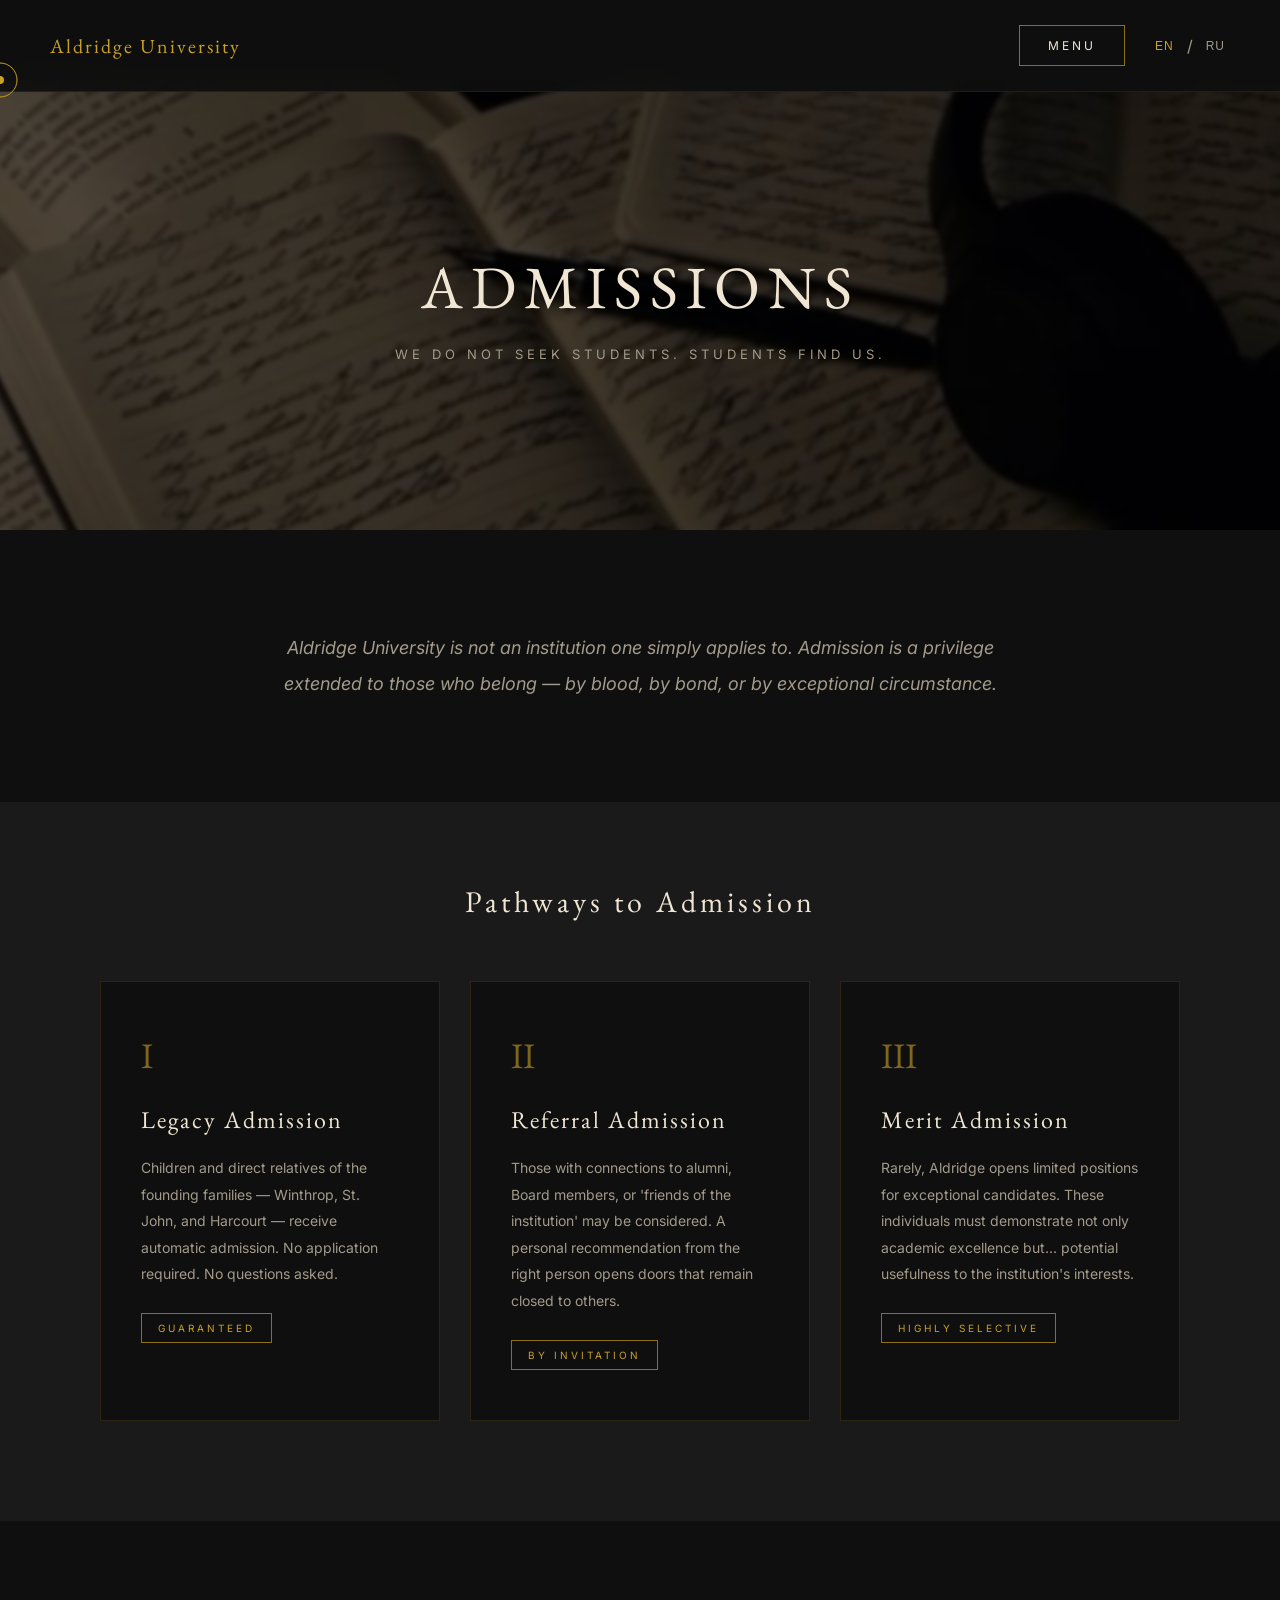
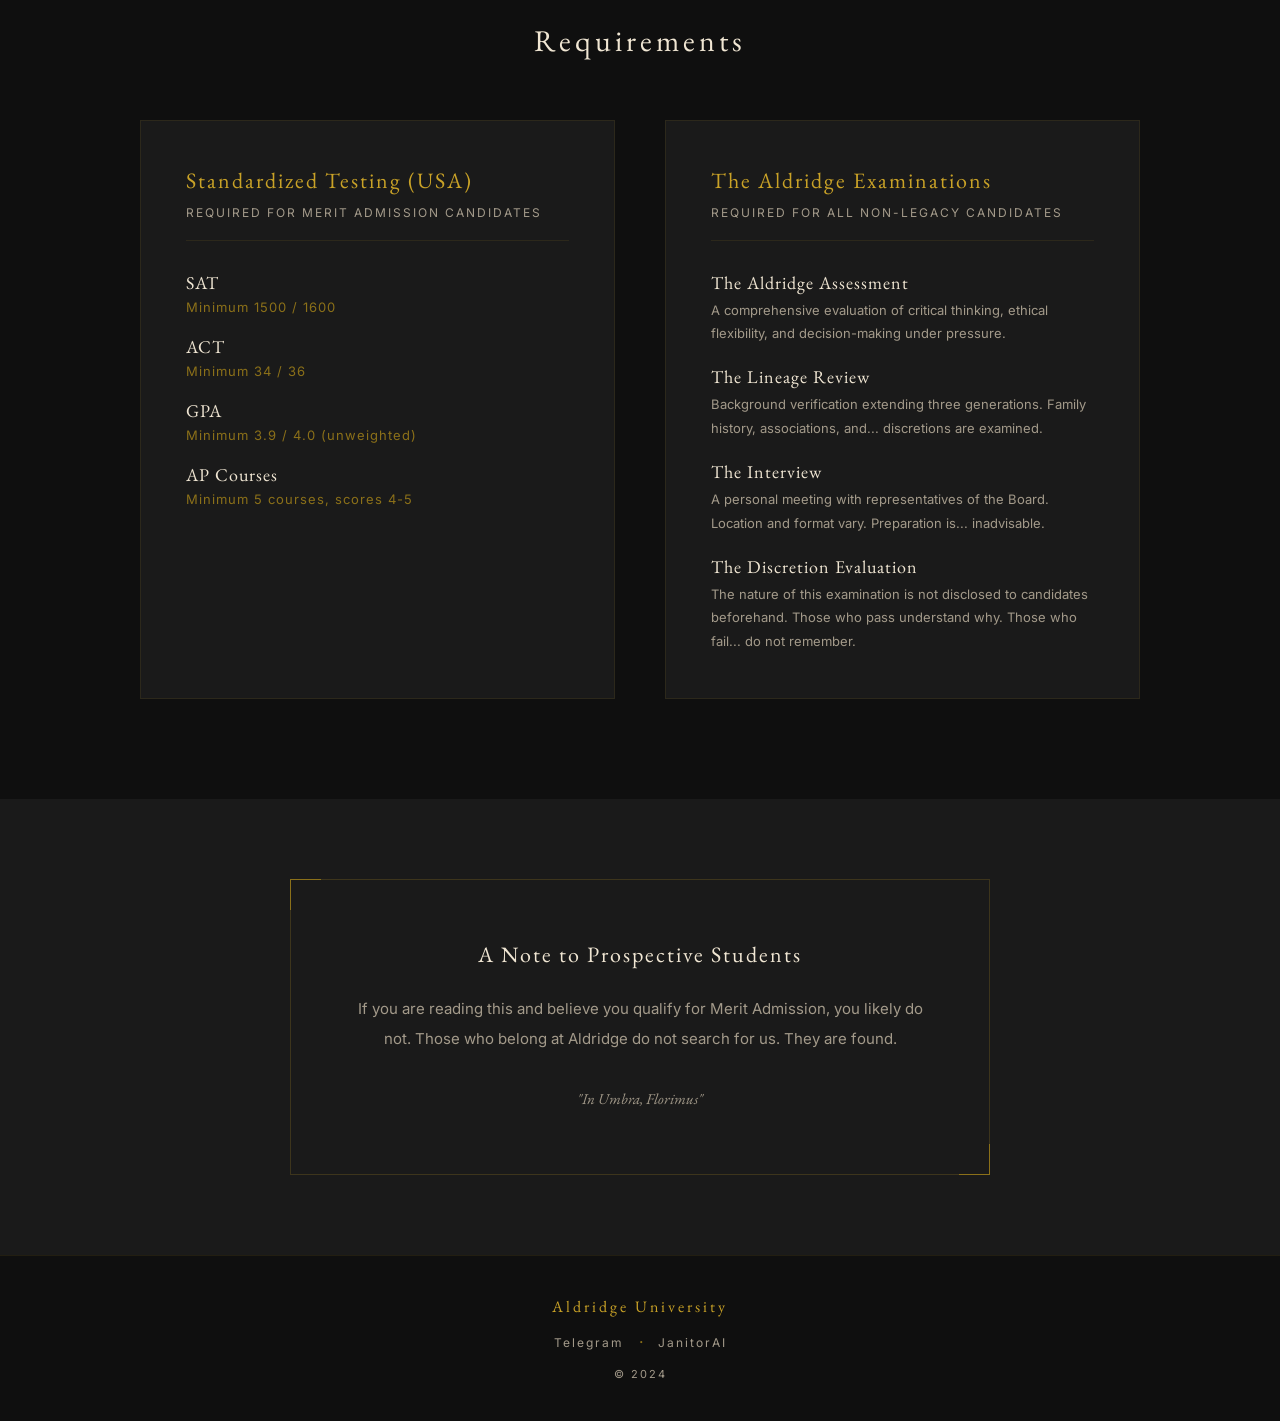
<file: admissions.html>
<!DOCTYPE html>
<html lang="en">
<head>
    <meta charset="UTF-8">
    <meta name="viewport" content="width=device-width, initial-scale=1.0">
    <title>Admissions — Aldridge University</title>
    <link rel="stylesheet" href="css/style.css">
    <link href="https://fonts.googleapis.com/css2?family=EB+Garamond:ital,wght@0,400;0,500;0,600;1,400&family=Inter:wght@300;400;500&display=swap" rel="stylesheet">
</head>
<body>

    <!-- Кастомный курсор -->
    <div class="cursor"></div>
    <div class="cursor-follower"></div>

    <!-- Навигация -->
    <nav class="navbar">
        <a href="index.html" class="logo" data-en="Aldridge University" data-ru="Университет Олдридж">Aldridge University</a>

        <div class="nav-right">
            <div class="menu-container">
                <button class="menu-btn" onclick="toggleMenu()">
                    <span data-en="Menu" data-ru="Меню">Menu</span>
                </button>
                <ul class="menu-list" id="menuList">
                    <li><a href="index.html" data-en="Home" data-ru="Главная">Home</a></li>
                    <li><a href="history.html" data-en="History" data-ru="История">History</a></li>
                    <li><a href="admissions.html" data-en="Admissions" data-ru="Приём">Admissions</a></li>
                    <li><a href="faculties.html" data-en="Faculties" data-ru="Факультеты">Faculties</a></li>
                    <li><a href="clubs.html" data-en="Clubs" data-ru="Клубы">Clubs</a></li>
                    <li><a href="staff.html" data-en="Staff" data-ru="Преподаватели">Staff</a></li>
                    <li><a href="students.html" data-en="Students" data-ru="Студенты">Students</a></li>
                    <li><a href="families.html" data-en="Families" data-ru="Семьи">Families</a></li>
                    <li><a href="map.html" data-en="Map" data-ru="Карта">Map</a></li>
                    <li><a href="forum.html" data-en="Forum" data-ru="Форум">Forum</a></li>
                    <li><a href="calendar.html" data-en="Calendar" data-ru="Календарь">Calendar</a></li>
                </ul>
            </div>

            <div class="lang-switch">
                <button onclick="setLanguage('en')" id="btn-en" class="active">EN</button>
                <span>/</span>
                <button onclick="setLanguage('ru')" id="btn-ru">RU</button>
            </div>
        </div>
    </nav>

    <!-- Page Header -->
    <header class="page-header">
        <div class="page-header-bg" style="background-image: url('images/admissions-bg.jpg');"></div>
        <div class="page-header-content">
            <h1 data-en="Admissions" data-ru="Приём">Admissions</h1>
            <p data-en="We do not seek students. Students find us." data-ru="Мы не ищем студентов. Студенты находят нас.">We do not seek students. Students find us.</p>
        </div>
    </header>

    <!-- Intro -->
    <section class="admissions-intro">
        <p data-en="Aldridge University is not an institution one simply applies to. Admission is a privilege extended to those who belong — by blood, by bond, or by exceptional circumstance."
           data-ru="Университет Олдридж — это не учреждение, в которое просто подают заявку. Приём — это привилегия, предоставляемая тем, кто принадлежит — по крови, по связям или по исключительным обстоятельствам.">
            Aldridge University is not an institution one simply applies to. Admission is a privilege extended to those who belong — by blood, by bond, or by exceptional circumstance.
        </p>
    </section>

    <!-- Pathways -->
    <section class="pathways">
        <h2 data-en="Pathways to Admission" data-ru="Пути поступления">Pathways to Admission</h2>

        <div class="pathway-cards">
            <div class="pathway-card">
                <div class="pathway-icon">I</div>
                <h3 data-en="Legacy Admission" data-ru="Приём по наследству">Legacy Admission</h3>
                <p data-en="Children and direct relatives of the founding families — Winthrop, St. John, and Harcourt — receive automatic admission. No application required. No questions asked."
                   data-ru="Дети и прямые родственники семей-основателей — Уинтроп, Сент-Джон и Харкорт — получают автоматический приём. Заявка не требуется. Вопросов не задают.">
                    Children and direct relatives of the founding families — Winthrop, St. John, and Harcourt — receive automatic admission. No application required. No questions asked.
                </p>
                <span class="pathway-tag" data-en="Guaranteed" data-ru="Гарантировано">Guaranteed</span>
            </div>

            <div class="pathway-card">
                <div class="pathway-icon">II</div>
                <h3 data-en="Referral Admission" data-ru="Приём по рекомендации">Referral Admission</h3>
                <p data-en="Those with connections to alumni, Board members, or 'friends of the institution' may be considered. A personal recommendation from the right person opens doors that remain closed to others."
                   data-ru="Те, кто имеет связи с выпускниками, членами Совета или «друзьями учреждения», могут быть рассмотрены. Личная рекомендация от нужного человека открывает двери, закрытые для других.">
                    Those with connections to alumni, Board members, or 'friends of the institution' may be considered. A personal recommendation from the right person opens doors that remain closed to others.
                </p>
                <span class="pathway-tag" data-en="By Invitation" data-ru="По приглашению">By Invitation</span>
            </div>

            <div class="pathway-card">
                <div class="pathway-icon">III</div>
                <h3 data-en="Merit Admission" data-ru="Приём по заслугам">Merit Admission</h3>
                <p data-en="Rarely, Aldridge opens limited positions for exceptional candidates. These individuals must demonstrate not only academic excellence but... potential usefulness to the institution's interests."
                   data-ru="Редко Олдридж открывает ограниченные места для исключительных кандидатов. Эти люди должны продемонстрировать не только академическое превосходство, но и... потенциальную полезность для интересов учреждения.">
                    Rarely, Aldridge opens limited positions for exceptional candidates. These individuals must demonstrate not only academic excellence but... potential usefulness to the institution's interests.
                </p>
                <span class="pathway-tag" data-en="Highly Selective" data-ru="Высокий отбор">Highly Selective</span>
            </div>
        </div>
    </section>

    <!-- Requirements -->
    <section class="requirements">
        <h2 data-en="Requirements" data-ru="Требования">Requirements</h2>

        <div class="requirements-grid">
            <!-- Standard Tests -->
            <div class="requirement-block">
                <h3 data-en="Standardized Testing (USA)" data-ru="Стандартизированные тесты (США)">Standardized Testing (USA)</h3>
                <p class="requirement-note" data-en="Required for Merit Admission candidates" data-ru="Требуется для кандидатов по заслугам">Required for Merit Admission candidates</p>

                <div class="requirement-list">
                    <div class="requirement-item">
                        <span class="req-name">SAT</span>
                        <span class="req-value" data-en="Minimum 1500 / 1600" data-ru="Минимум 1500 / 1600">Minimum 1500 / 1600</span>
                    </div>
                    <div class="requirement-item">
                        <span class="req-name">ACT</span>
                        <span class="req-value" data-en="Minimum 34 / 36" data-ru="Минимум 34 / 36">Minimum 34 / 36</span>
                    </div>
                    <div class="requirement-item">
                        <span class="req-name">GPA</span>
                        <span class="req-value" data-en="Minimum 3.9 / 4.0 (unweighted)" data-ru="Минимум 3.9 / 4.0 (невзвешенный)">Minimum 3.9 / 4.0 (unweighted)</span>
                    </div>
                    <div class="requirement-item">
                        <span class="req-name" data-en="AP Courses" data-ru="Курсы AP">AP Courses</span>
                        <span class="req-value" data-en="Minimum 5 courses, scores 4-5" data-ru="Минимум 5 курсов, оценки 4-5">Minimum 5 courses, scores 4-5</span>
                    </div>
                </div>
            </div>

            <!-- Aldridge Internal -->
            <div class="requirement-block">
                <h3 data-en="The Aldridge Examinations" data-ru="Экзамены Олдриджа">The Aldridge Examinations</h3>
                <p class="requirement-note" data-en="Required for all non-Legacy candidates" data-ru="Требуется для всех кандидатов не по наследству">Required for all non-Legacy candidates</p>

                <div class="requirement-list">
                    <div class="requirement-item">
                        <span class="req-name" data-en="The Aldridge Assessment" data-ru="Оценка Олдриджа">The Aldridge Assessment</span>
                        <span class="req-desc" data-en="A comprehensive evaluation of critical thinking, ethical flexibility, and decision-making under pressure." data-ru="Комплексная оценка критического мышления, этической гибкости и принятия решений под давлением.">A comprehensive evaluation of critical thinking, ethical flexibility, and decision-making under pressure.</span>
                    </div>
                    <div class="requirement-item">
                        <span class="req-name" data-en="The Lineage Review" data-ru="Проверка родословной">The Lineage Review</span>
                        <span class="req-desc" data-en="Background verification extending three generations. Family history, associations, and... discretions are examined." data-ru="Проверка биографии на три поколения. Изучается семейная история, связи и... проступки.">Background verification extending three generations. Family history, associations, and... discretions are examined.</span>
                    </div>
                    <div class="requirement-item">
                        <span class="req-name" data-en="The Interview" data-ru="Собеседование">The Interview</span>
                        <span class="req-desc" data-en="A personal meeting with representatives of the Board. Location and format vary. Preparation is... inadvisable." data-ru="Личная встреча с представителями Совета. Место и формат варьируются. Подготовка... не рекомендуется.">A personal meeting with representatives of the Board. Location and format vary. Preparation is... inadvisable.</span>
                    </div>
                    <div class="requirement-item">
                        <span class="req-name" data-en="The Discretion Evaluation" data-ru="Оценка благоразумия">The Discretion Evaluation</span>
                        <span class="req-desc" data-en="The nature of this examination is not disclosed to candidates beforehand. Those who pass understand why. Those who fail... do not remember." data-ru="Характер этого экзамена не раскрывается кандидатам заранее. Те, кто проходит, понимают почему. Те, кто не проходит... не помнят.">The nature of this examination is not disclosed to candidates beforehand. Those who pass understand why. Those who fail... do not remember.</span>
                    </div>
                </div>
            </div>
        </div>
    </section>

    <!-- Warning -->
    <section class="admissions-warning">
        <div class="warning-content">
            <h3 data-en="A Note to Prospective Students" data-ru="Примечание для будущих студентов">A Note to Prospective Students</h3>
            <p data-en="If you are reading this and believe you qualify for Merit Admission, you likely do not. Those who belong at Aldridge do not search for us. They are found."
               data-ru="Если вы читаете это и считаете, что подходите для приёма по заслугам, скорее всего — нет. Те, кто принадлежит Олдриджу, не ищут нас. Их находят.">
                If you are reading this and believe you qualify for Merit Admission, you likely do not. Those who belong at Aldridge do not search for us. They are found.
            </p>
            <p class="warning-motto">"In Umbra, Florimus"</p>
        </div>
    </section>

    <!-- Footer -->
    <footer class="footer">
        <p class="footer-logo" data-en="Aldridge University" data-ru="Университет Олдридж">Aldridge University</p>
        <div class="footer-links">
            <a href="ТВОЯ_ССЫЛКА_ТГ" target="_blank">Telegram</a>
            <span>·</span>
            <a href="ТВОЯ_ССЫЛКА_JANITOR" target="_blank">JanitorAI</a>
        </div>
        <p class="footer-copy">© 2024</p>
    </footer>

    <script>
        function setLanguage(lang) {
            document.querySelectorAll('[data-en]').forEach(el => {
                el.textContent = el.getAttribute('data-' + lang);
            });
            document.getElementById('btn-en').classList.toggle('active', lang === 'en');
            document.getElementById('btn-ru').classList.toggle('active', lang === 'ru');
            localStorage.setItem('language', lang);
        }

        function toggleMenu() {
            document.getElementById('menuList').classList.toggle('open');
        }

        document.addEventListener('click', (e) => {
            if (!e.target.closest('.menu-container')) {
                document.getElementById('menuList').classList.remove('open');
            }
        });

        const cursor = document.querySelector('.cursor');
        const follower = document.querySelector('.cursor-follower');

        document.addEventListener('mousemove', (e) => {
            cursor.style.left = e.clientX + 'px';
            cursor.style.top = e.clientY + 'px';
            setTimeout(() => {
                follower.style.left = e.clientX + 'px';
                follower.style.top = e.clientY + 'px';
            }, 80);
        });

        document.querySelectorAll('a, button').forEach(el => {
            el.addEventListener('mouseenter', () => {
                cursor.classList.add('hover');
                follower.classList.add('hover');
            });
            el.addEventListener('mouseleave', () => {
                cursor.classList.remove('hover');
                follower.classList.remove('hover');
            });
        });

        window.onload = () => setLanguage(localStorage.getItem('language') || 'en');
    </script>

</body>
</html>
</file>
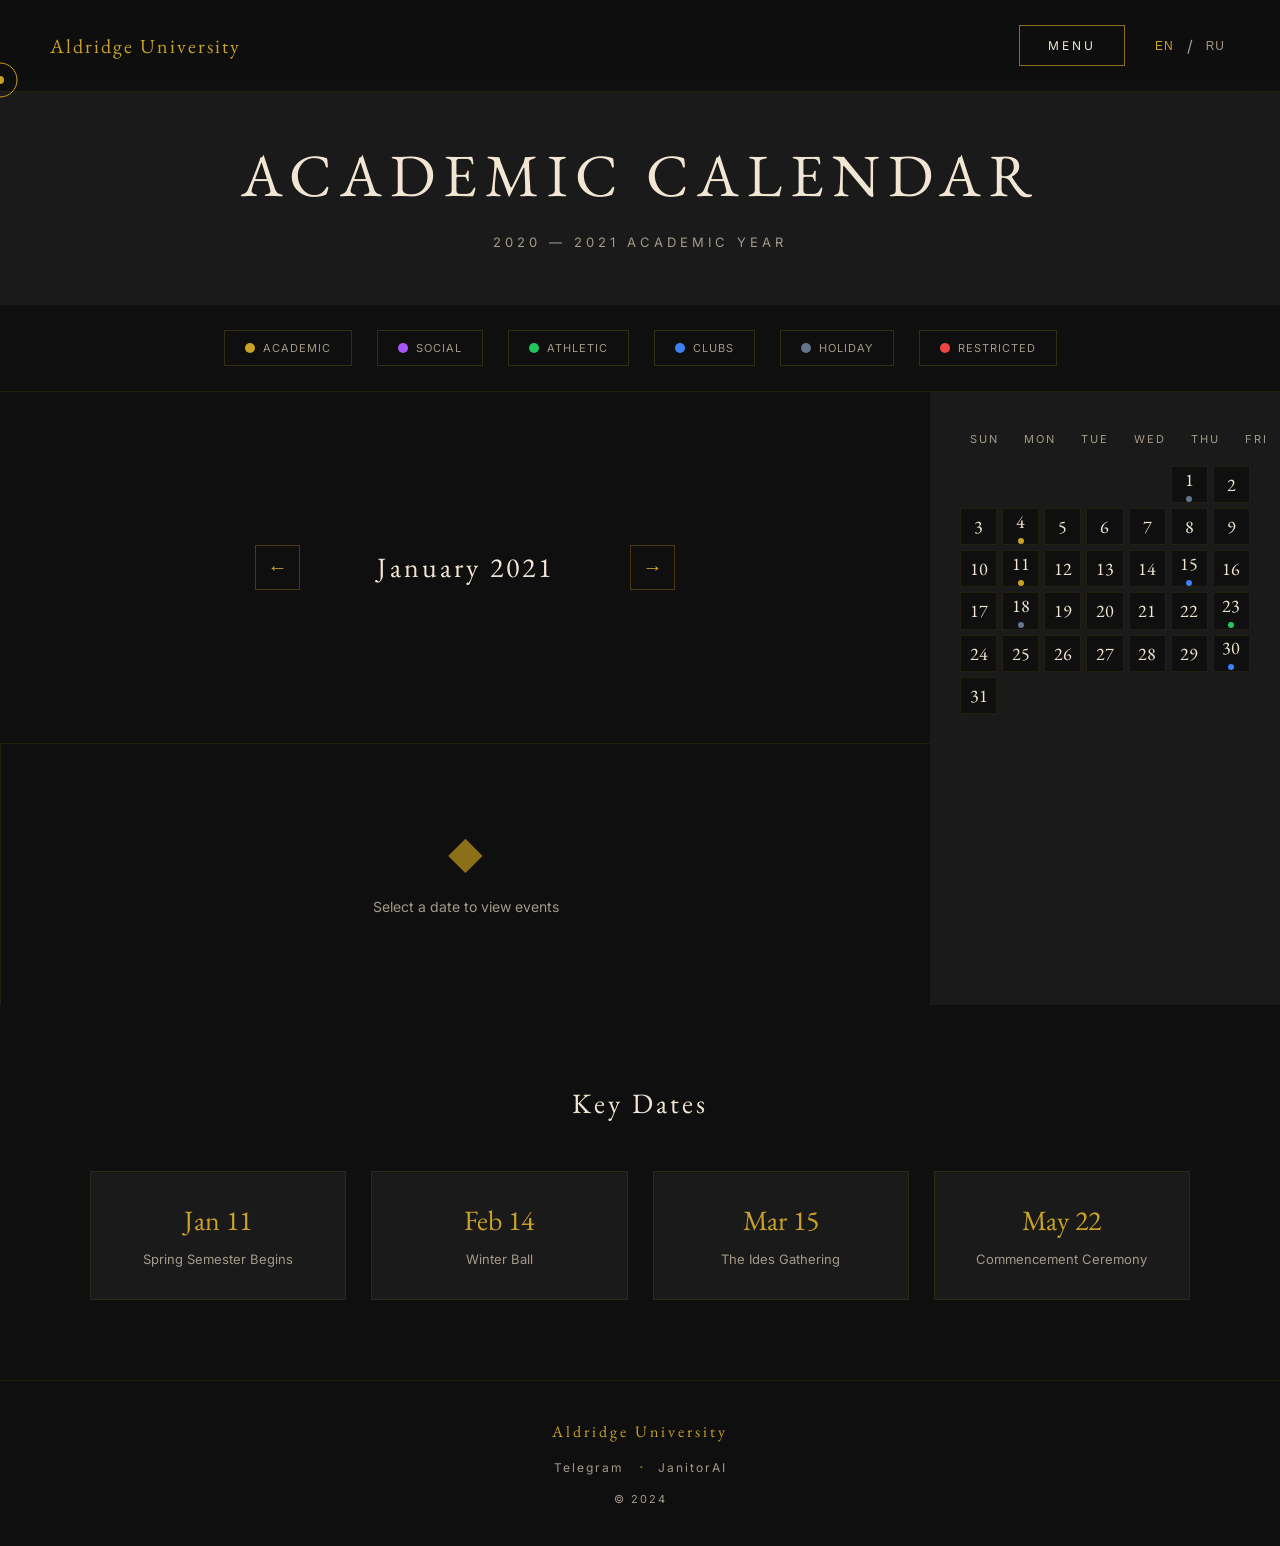
<file: calendar.html>
<!DOCTYPE html>
<html lang="en">
<head>
    <meta charset="UTF-8">
    <meta name="viewport" content="width=device-width, initial-scale=1.0">
    <title>Academic Calendar — Aldridge University</title>
    <link rel="stylesheet" href="css/style.css">
    <link href="https://fonts.googleapis.com/css2?family=EB+Garamond:ital,wght@0,400;0,500;0,600;1,400&family=Inter:wght@300;400;500&display=swap" rel="stylesheet">
</head>
<body>

    <!-- Кастомный курсор -->
    <div class="cursor"></div>
    <div class="cursor-follower"></div>

    <!-- Навигация -->
    <nav class="navbar">
        <a href="index.html" class="logo" data-en="Aldridge University" data-ru="Университет Олдридж">Aldridge University</a>

        <div class="nav-right">
            <div class="menu-container">
                <button class="menu-btn" onclick="toggleMenu()">
                    <span data-en="Menu" data-ru="Меню">Menu</span>
                </button>
                <ul class="menu-list" id="menuList">
                    <li><a href="index.html" data-en="Home" data-ru="Главная">Home</a></li>
                    <li><a href="history.html" data-en="History" data-ru="История">History</a></li>
                    <li><a href="admissions.html" data-en="Admissions" data-ru="Приём">Admissions</a></li>
                    <li><a href="faculties.html" data-en="Faculties" data-ru="Факультеты">Faculties</a></li>
                    <li><a href="clubs.html" data-en="Clubs" data-ru="Клубы">Clubs</a></li>
                    <li><a href="staff.html" data-en="Staff" data-ru="Преподаватели">Staff</a></li>
                    <li><a href="students.html" data-en="Students" data-ru="Студенты">Students</a></li>
                    <li><a href="families.html" data-en="Families" data-ru="Семьи">Families</a></li>
                    <li><a href="map.html" data-en="Map" data-ru="Карта">Map</a></li>
                    <li><a href="forum.html" data-en="Forum" data-ru="Форум">Forum</a></li>
                    <li><a href="calendar.html" data-en="Calendar" data-ru="Календарь">Calendar</a></li>
                </ul>
            </div>

            <div class="lang-switch">
                <button onclick="setLanguage('en')" id="btn-en" class="active">EN</button>
                <span>/</span>
                <button onclick="setLanguage('ru')" id="btn-ru">RU</button>
            </div>
        </div>
    </nav>

    <!-- Page Header -->
    <header class="page-header page-header-small">
        <div class="page-header-content">
            <h1 data-en="Academic Calendar" data-ru="Академический Календарь">Academic Calendar</h1>
            <p data-en="2020 — 2021 Academic Year" data-ru="2020 — 2021 Учебный год">2020 — 2021 Academic Year</p>
        </div>
    </header>

    <!-- Calendar Legend -->
    <section class="calendar-legend">
        <div class="legend-items">
            <div class="legend-item">
                <span class="legend-dot academic"></span>
                <span data-en="Academic" data-ru="Учебное">Academic</span>
            </div>
            <div class="legend-item">
                <span class="legend-dot social"></span>
                <span data-en="Social" data-ru="Светское">Social</span>
            </div>
            <div class="legend-item">
                <span class="legend-dot sport"></span>
                <span data-en="Athletic" data-ru="Спортивное">Athletic</span>
            </div>
            <div class="legend-item">
                <span class="legend-dot club"></span>
                <span data-en="Clubs" data-ru="Клубы">Clubs</span>
            </div>
            <div class="legend-item">
                <span class="legend-dot holiday"></span>
                <span data-en="Holiday" data-ru="Каникулы">Holiday</span>
            </div>
            <div class="legend-item">
                <span class="legend-dot restricted"></span>
                <span data-en="Restricted" data-ru="Закрытое">Restricted</span>
            </div>
        </div>
    </section>

    <!-- Calendar Container -->
    <section class="calendar-container">
        <!-- Month Navigation -->
        <div class="calendar-nav">
            <button class="nav-arrow" onclick="changeMonth(-1)">←</button>
            <h2 id="currentMonth">January 2021</h2>
            <button class="nav-arrow" onclick="changeMonth(1)">→</button>
        </div>

        <!-- Calendar Grid -->
        <div class="calendar-wrapper">
            <div class="calendar-header">
                <span data-en="Sun" data-ru="Вс">Sun</span>
                <span data-en="Mon" data-ru="Пн">Mon</span>
                <span data-en="Tue" data-ru="Вт">Tue</span>
                <span data-en="Wed" data-ru="Ср">Wed</span>
                <span data-en="Thu" data-ru="Чт">Thu</span>
                <span data-en="Fri" data-ru="Пт">Fri</span>
                <span data-en="Sat" data-ru="Сб">Sat</span>
            </div>
            <div class="calendar-grid" id="calendarGrid">
                <!-- Заполняется через JS -->
            </div>
        </div>

        <!-- Event Panel -->
        <div class="event-panel" id="eventPanel">
            <div class="event-default" id="eventDefault">
                <div class="event-icon">◆</div>
                <p data-en="Select a date to view events" data-ru="Выберите дату для просмотра событий">Select a date to view events</p>
            </div>
            <div class="event-content" id="eventContent">
                <!-- Заполняется через JS -->
            </div>
        </div>
    </section>

    <!-- Upcoming Events -->
    <section class="upcoming-section">
        <h2 data-en="Key Dates" data-ru="Ключевые даты">Key Dates</h2>
        <div class="upcoming-grid">
            <div class="upcoming-card">
                <span class="upcoming-date">Jan 11</span>
                <span class="upcoming-title" data-en="Spring Semester Begins" data-ru="Начало весеннего семестра">Spring Semester Begins</span>
            </div>
            <div class="upcoming-card">
                <span class="upcoming-date">Feb 14</span>
                <span class="upcoming-title" data-en="Winter Ball" data-ru="Зимний бал">Winter Ball</span>
            </div>
            <div class="upcoming-card">
                <span class="upcoming-date">Mar 15</span>
                <span class="upcoming-title" data-en="The Ides Gathering" data-ru="Собрание The Ides">The Ides Gathering</span>
            </div>
            <div class="upcoming-card">
                <span class="upcoming-date">May 22</span>
                <span class="upcoming-title" data-en="Commencement Ceremony" data-ru="Церемония выпуска">Commencement Ceremony</span>
            </div>
        </div>
    </section>

    <!-- Event Modal -->
    <div class="event-modal" id="eventModal">
        <div class="modal-overlay" onclick="closeEventModal()"></div>
        <div class="modal-content">
            <button class="modal-close" onclick="closeEventModal()">✕</button>
            <div id="modalEventContent">
                <!-- Заполняется через JS -->
            </div>
        </div>
    </div>

    <!-- Footer -->
    <footer class="footer">
        <p class="footer-logo" data-en="Aldridge University" data-ru="Университет Олдридж">Aldridge University</p>
        <div class="footer-links">
            <a href="ТВОЯ_ССЫЛКА_ТГ" target="_blank">Telegram</a>
            <span>·</span>
            <a href="ТВОЯ_ССЫЛКА_JANITOR" target="_blank">JanitorAI</a>
        </div>
        <p class="footer-copy">© 2024</p>
    </footer>

    <script>
        // ===== СОБЫТИЯ КАЛЕНДАРЯ 2021 =====
        const events = {
            // ЯНВАРЬ 2021
            '2021-01-01': [{ type: 'holiday', name: { en: 'New Year\'s Day', ru: 'Новый год' }, desc: { en: 'University closed. Residence halls open for remaining students.', ru: 'Университет закрыт. Общежития открыты для оставшихся студентов.' }}],
            '2021-01-04': [{ type: 'academic', name: { en: 'Administrative Offices Reopen', ru: 'Открытие администрации' }, desc: { en: 'Staff returns. Students may collect updated schedules.', ru: 'Персонал возвращается. Студенты могут получить обновлённые расписания.' }}],
            '2021-01-11': [{ type: 'academic', name: { en: 'Spring Semester Begins', ru: 'Начало весеннего семестра' }, desc: { en: 'Classes commence at 8:00 AM. Full attendance expected.', ru: 'Занятия начинаются в 8:00. Ожидается полная посещаемость.' }}],
            '2021-01-15': [{ type: 'club', name: { en: 'Investment Society: Portfolio Review', ru: 'Инвестиционное общество: Обзор портфеля' }, desc: { en: 'Q4 performance analysis. New members welcome to observe.', ru: 'Анализ результатов Q4. Новые члены могут наблюдать.' }}],
            '2021-01-18': [{ type: 'holiday', name: { en: 'Martin Luther King Jr. Day', ru: 'День Мартина Лютера Кинга' }, desc: { en: 'No classes. University remains open.', ru: 'Занятий нет. Университет открыт.' }}],
            '2021-01-23': [{ type: 'sport', name: { en: 'Indoor Polo Match', ru: 'Матч по поло в помещении' }, desc: { en: 'Aldridge vs. Yale. Founders\' House residents receive priority seating.', ru: 'Олдридж против Йеля. Резиденты Дома Основателей имеют приоритетные места.' }}],
            '2021-01-30': [{ type: 'club', name: { en: 'Boxing Society: Winter Tournament', ru: 'Боксёрское общество: Зимний турнир' }, desc: { en: 'Internal competition. Spectators by invitation only.', ru: 'Внутреннее соревнование. Зрители только по приглашению.' }}],

            // ФЕВРАЛЬ 2021
            '2021-02-01': [{ type: 'academic', name: { en: 'Add/Drop Deadline', ru: 'Дедлайн добавления/отказа от курсов' }, desc: { en: 'Last day to modify course selections without penalty.', ru: 'Последний день для изменения выбора курсов без штрафа.' }}],
            '2021-02-06': [{ type: 'club', name: { en: 'Fine Arts Collective: Auction Preview', ru: 'Коллектив искусств: Превью аукциона' }, desc: { en: 'Private viewing at Christie\'s New York. Transport provided.', ru: 'Закрытый просмотр в Christie\'s Нью-Йорк. Транспорт предоставляется.' }}],
            '2021-02-14': [{ type: 'social', name: { en: 'Winter Ball', ru: 'Зимний бал' }, desc: { en: 'Annual formal event in the Great Hall. Black tie required. Partners must be pre-registered.', ru: 'Ежегодное формальное мероприятие в Большом Зале. Требуется смокинг. Партнёры должны быть предварительно зарегистрированы.' }}],
            '2021-02-15': [{ type: 'holiday', name: { en: 'Presidents\' Day', ru: 'День президентов' }, desc: { en: 'No classes.', ru: 'Занятий нет.' }}],
            '2021-02-20': [{ type: 'sport', name: { en: 'Marksman Society: Competition', ru: 'Общество стрелков: Соревнование' }, desc: { en: 'Annual precision rifle competition. Harcourt Range.', ru: 'Ежегодное соревнование по точной стрельбе. Тир Харкорт.' }}],
            '2021-02-27': [{ type: 'club', name: { en: 'Hunt Club: Preparation Meeting', ru: 'Охотничий клуб: Подготовительное собрание' }, desc: { en: 'Spring hunt logistics. Members only.', ru: 'Логистика весенней охоты. Только для членов.' }}],

            // МАРТ 2021
            '2021-03-01': [{ type: 'academic', name: { en: 'Midterm Examinations Begin', ru: 'Начало промежуточных экзаменов' }, desc: { en: 'Two-week examination period. Library hours extended to 24/7.', ru: 'Двухнедельный период экзаменов. Библиотека работает 24/7.' }}],
            '2021-03-06': [{ type: 'social', name: { en: 'Philanthropy Gala', ru: 'Благотворительный гала-вечер' }, desc: { en: 'Annual fundraising event. Minimum donation: $5,000 per seat.', ru: 'Ежегодное мероприятие по сбору средств. Минимальное пожертвование: $5,000 за место.' }}],
            '2021-03-12': [{ type: 'academic', name: { en: 'Midterm Examinations End', ru: 'Окончание промежуточных экзаменов' }, desc: { en: 'Results posted within 5 business days.', ru: 'Результаты публикуются в течение 5 рабочих дней.' }}],
            '2021-03-15': [{ type: 'restricted', name: { en: 'The Ides', ru: 'The Ides' }, desc: { en: 'Annual gathering. Location disclosed to members only. "Beware the Ides of March."', ru: 'Ежегодное собрание. Место раскрывается только членам. "Бойся мартовских ид."' }}],
            '2021-03-20': [{ type: 'holiday', name: { en: 'Spring Break Begins', ru: 'Начало весенних каникул' }, desc: { en: 'Classes resume March 29. Residence halls remain open.', ru: 'Занятия возобновляются 29 марта. Общежития остаются открытыми.' }}],
            '2021-03-29': [{ type: 'academic', name: { en: 'Classes Resume', ru: 'Возобновление занятий' }, desc: { en: 'Full attendance expected.', ru: 'Ожидается полная посещаемость.' }}],

            // АПРЕЛЬ 2021
            '2021-04-02': [{ type: 'holiday', name: { en: 'Good Friday', ru: 'Страстная пятница' }, desc: { en: 'No classes. Chapel service at 3:00 PM.', ru: 'Занятий нет. Служба в часовне в 15:00.' }}],
            '2021-04-04': [{ type: 'holiday', name: { en: 'Easter Sunday', ru: 'Пасха' }, desc: { en: 'Chapel service at 10:00 AM. Formal brunch in Dining Hall.', ru: 'Служба в часовне в 10:00. Формальный бранч в Столовой.' }}],
            '2021-04-10': [{ type: 'sport', name: { en: 'Spring Polo Tournament', ru: 'Весенний турнир по поло' }, desc: { en: 'Inter-university competition. Aldridge Stables.', ru: 'Межуниверситетское соревнование. Конюшни Олдриджа.' }}],
            '2021-04-15': [{ type: 'club', name: { en: 'Investment Society: Guest Speaker', ru: 'Инвестиционное общество: Приглашённый спикер' }, desc: { en: 'Speaker identity confidential until event. NDA required.', ru: 'Личность спикера конфиденциальна до мероприятия. Требуется NDA.' }}],
            '2021-04-17': [{ type: 'social', name: { en: 'Spring Garden Party', ru: 'Весенний садовый приём' }, desc: { en: 'Formal Gardens. Afternoon tea and networking. Dress code: garden formal.', ru: 'Регулярные сады. Послеобеденный чай и нетворкинг. Дресс-код: садовый формальный.' }}],
            '2021-04-22': [{ type: 'club', name: { en: 'Hunt Club: Spring Hunt', ru: 'Охотничий клуб: Весенняя охота' }, desc: { en: 'Wild turkey season. Forest Reserve. Dawn departure from Stables.', ru: 'Сезон дикой индейки. Лесной заповедник. Отправление на рассвете от Конюшен.' }}],
            '2021-04-24': [{ type: 'academic', name: { en: 'Founder\'s Day', ru: 'День Основателя' }, desc: { en: 'University founding anniversary (1847). Ceremony in Great Hall. Attendance mandatory for all students.', ru: 'Годовщина основания университета (1847). Церемония в Большом Зале. Присутствие обязательно для всех студентов.' }}],
            '2021-04-30': [{ type: 'academic', name: { en: 'Last Day of Classes', ru: 'Последний день занятий' }, desc: { en: 'Reading period begins May 1.', ru: 'Период подготовки начинается 1 мая.' }}],

            // МАЙ 2021
            '2021-05-01': [{ type: 'academic', name: { en: 'Reading Period Begins', ru: 'Начало периода подготовки' }, desc: { en: 'No classes. Library and study spaces available 24/7.', ru: 'Занятий нет. Библиотека и учебные пространства доступны 24/7.' }}],
            '2021-05-03': [{ type: 'academic', name: { en: 'Final Examinations Begin', ru: 'Начало финальных экзаменов' }, desc: { en: 'Three-week examination period. Strict academic integrity policies in effect.', ru: 'Трёхнедельный период экзаменов. Строгая политика академической честности.' }}],
            '2021-05-08': [{ type: 'sport', name: { en: 'Golf Club: Alumni Tournament', ru: 'Гольф-клуб: Турнир выпускников' }, desc: { en: 'Current members vs. alumni. Significant networking opportunity.', ru: 'Текущие члены против выпускников. Значительная возможность для нетворкинга.' }}],
            '2021-05-15': [{ type: 'social', name: { en: 'Senior Dinner', ru: 'Ужин выпускников' }, desc: { en: 'Formal dinner for graduating class. Great Hall. By invitation.', ru: 'Формальный ужин для выпускного класса. Большой Зал. По приглашению.' }}],
            '2021-05-21': [{ type: 'academic', name: { en: 'Final Examinations End', ru: 'Окончание финальных экзаменов' }, desc: { en: 'Grades due within 72 hours.', ru: 'Оценки в течение 72 часов.' }}],
            '2021-05-22': [{ type: 'social', name: { en: 'Commencement Ceremony', ru: 'Церемония выпуска' }, desc: { en: 'Graduation ceremony in the Great Hall. Families of graduates welcome. Security clearance required for all guests.', ru: 'Церемония выпуска в Большом Зале. Семьи выпускников приглашаются. Требуется проверка безопасности для всех гостей.' }}],
            '2021-05-23': [{ type: 'restricted', name: { en: 'Board Meeting', ru: 'Заседание Совета' }, desc: { en: 'Annual meeting of the Board of Trustees. Founding families in attendance. Closed session.', ru: 'Ежегодное заседание Совета попечителей. Присутствуют семьи-основатели. Закрытое заседание.' }}],
            '2021-05-31': [{ type: 'holiday', name: { en: 'Memorial Day', ru: 'День памяти' }, desc: { en: 'University closed.', ru: 'Университет закрыт.' }}],

            // ИЮНЬ 2021
            '2021-06-01': [{ type: 'academic', name: { en: 'Summer Session I Begins', ru: 'Начало летней сессии I' }, desc: { en: 'Intensive courses available. Limited enrollment.', ru: 'Доступны интенсивные курсы. Ограниченный набор.' }}],
            '2021-06-12': [{ type: 'sport', name: { en: 'Rowing Regatta', ru: 'Регата по гребле' }, desc: { en: 'Annual competition on Aldridge Lake. Reception at Boathouse.', ru: 'Ежегодное соревнование на озере Олдридж. Приём в Лодочной станции.' }}],
            '2021-06-19': [{ type: 'social', name: { en: 'Summer Solstice Celebration', ru: 'Празднование летнего солнцестояния' }, desc: { en: 'Evening event in Formal Gardens. White attire requested.', ru: 'Вечернее мероприятие в Регулярных садах. Просьба быть в белом.' }}],
            '2021-06-25': [{ type: 'academic', name: { en: 'Summer Session I Ends', ru: 'Окончание летней сессии I' }, desc: { en: 'Grades posted within 48 hours.', ru: 'Оценки в течение 48 часов.' }}],

            // ИЮЛЬ 2021
            '2021-07-04': [{ type: 'holiday', name: { en: 'Independence Day', ru: 'День независимости' }, desc: { en: 'University closed. Private fireworks display for remaining residents.', ru: 'Университет закрыт. Частный фейерверк для оставшихся резидентов.' }}],
            '2021-07-05': [{ type: 'academic', name: { en: 'Summer Session II Begins', ru: 'Начало летней сессии II' }, desc: { en: 'Second intensive session.', ru: 'Вторая интенсивная сессия.' }}],
            '2021-07-17': [{ type: 'club', name: { en: 'Equestrian Society: Summer Show', ru: 'Конное общество: Летнее шоу' }, desc: { en: 'Dressage and jumping exhibition. Open to families.', ru: 'Выставка выездки и конкура. Открыто для семей.' }}],
            '2021-07-24': [{ type: 'sport', name: { en: 'Golf Club: Summer Classic', ru: 'Гольф-клуб: Летняя классика' }, desc: { en: 'Two-day tournament. Significant prizes.', ru: 'Двухдневный турнир. Значительные призы.' }}],
            '2021-07-30': [{ type: 'academic', name: { en: 'Summer Session II Ends', ru: 'Окончание летней сессии II' }, desc: { en: 'Summer grades finalized.', ru: 'Финализация летних оценок.' }}],

            // АВГУСТ 2021
            '2021-08-14': [{ type: 'social', name: { en: 'Legacy Family Weekend', ru: 'Выходные для семей по наследству' }, desc: { en: 'Orientation for incoming Legacy students and their families. Private tours and introductions.', ru: 'Ориентация для поступающих студентов по наследству и их семей. Частные экскурсии и знакомства.' }}],
            '2021-08-21': [{ type: 'academic', name: { en: 'New Student Orientation', ru: 'Ориентация новых студентов' }, desc: { en: 'All incoming students. Campus tours, administrative processing, social introductions.', ru: 'Все поступающие студенты. Экскурсии по кампусу, административные процедуры, социальные знакомства.' }}],
            '2021-08-28': [{ type: 'social', name: { en: 'Welcome Gala', ru: 'Приветственный гала-вечер' }, desc: { en: 'Formal welcome for all students. Great Hall. First opportunity to establish social standing.', ru: 'Формальное приветствие всех студентов. Большой Зал. Первая возможность установить социальное положение.' }}],
            '2021-08-30': [{ type: 'academic', name: { en: 'Fall Semester Begins', ru: 'Начало осеннего семестра' }, desc: { en: 'Classes commence. Academic year officially begins.', ru: 'Занятия начинаются. Учебный год официально начался.' }}],

            // СЕНТЯБРЬ 2021
            '2021-09-06': [{ type: 'holiday', name: { en: 'Labor Day', ru: 'День труда' }, desc: { en: 'No classes.', ru: 'Занятий нет.' }}],
            '2021-09-10': [{ type: 'academic', name: { en: 'Add/Drop Deadline', ru: 'Дедлайн добавления/отказа от курсов' }, desc: { en: 'Final day to modify fall course selections.', ru: 'Последний день для изменения выбора осенних курсов.' }}],
            '2021-09-15': [{ type: 'club', name: { en: 'Club Fair', ru: 'Ярмарка клубов' }, desc: { en: 'All clubs recruiting. Formal Gardens. Note: some clubs do not participate publicly.', ru: 'Все клубы набирают членов. Регулярные сады. Примечание: некоторые клубы не участвуют публично.' }}],
            '2021-09-18': [{ type: 'sport', name: { en: 'Fall Polo Season Opens', ru: 'Открытие осеннего сезона поло' }, desc: { en: 'First match of the season. Aldridge vs. Princeton.', ru: 'Первый матч сезона. Олдридж против Принстона.' }}],
            '2021-09-25': [{ type: 'social', name: { en: 'Harvest Ball', ru: 'Осенний бал' }, desc: { en: 'Autumn formal in the Great Hall. Traditional dances. Formal attire required.', ru: 'Осенний формальный вечер в Большом Зале. Традиционные танцы. Требуется формальная одежда.' }}],

            // ОКТЯБРЬ 2021
            '2021-10-02': [{ type: 'club', name: { en: 'Fine Arts Collective: Gallery Opening', ru: 'Коллектив искусств: Открытие галереи' }, desc: { en: 'New acquisitions revealed. St. John Gallery. Champagne reception.', ru: 'Представление новых приобретений. Галерея Сент-Джон. Шампанское.' }}],
            '2021-10-09': [{ type: 'sport', name: { en: 'Equestrian Competition', ru: 'Конные соревнования' }, desc: { en: 'Regional championships. Aldridge Stables. Spectators welcome.', ru: 'Региональный чемпионат. Конюшни Олдриджа. Зрители приглашаются.' }}],
            '2021-10-11': [{ type: 'holiday', name: { en: 'Columbus Day', ru: 'День Колумба' }, desc: { en: 'No classes.', ru: 'Занятий нет.' }}],
            '2021-10-15': [{ type: 'academic', name: { en: 'Midterm Examinations Begin', ru: 'Начало промежуточных экзаменов' }, desc: { en: 'Two-week examination period.', ru: 'Двухнедельный период экзаменов.' }}],
            '2021-10-23': [{ type: 'club', name: { en: 'Philanthropy Committee: Charity Auction', ru: 'Комитет филантропии: Благотворительный аукцион' }, desc: { en: 'Art and experiences. Proceeds to selected causes. Minimum bid: $1,000.', ru: 'Искусство и впечатления. Выручка на избранные цели. Минимальная ставка: $1,000.' }}],
            '2021-10-29': [{ type: 'academic', name: { en: 'Midterm Examinations End', ru: 'Окончание промежуточных экзаменов' }, desc: { en: 'Results within one week.', ru: 'Результаты в течение недели.' }}],
            '2021-10-31': [{ type: 'social', name: { en: 'All Hallows\' Eve Ball', ru: 'Бал в канун Дня всех святых' }, desc: { en: 'Masquerade in the Great Hall. Masks required. Identities... optional.', ru: 'Маскарад в Большом Зале. Маски обязательны. Личности... опционально.' }}],

            // НОЯБРЬ 2021
            '2021-11-06': [{ type: 'club', name: { en: 'Hunt Club: Autumn Hunt', ru: 'Охотничий клуб: Осенняя охота' }, desc: { en: 'Deer season. Full weekend in Forest Reserve. Members only.', ru: 'Сезон оленей. Полные выходные в Лесном заповеднике. Только для членов.' }}],
            '2021-11-11': [{ type: 'holiday', name: { en: 'Veterans Day', ru: 'День ветеранов' }, desc: { en: 'No classes. Memorial service in Chapel.', ru: 'Занятий нет. Поминальная служба в Часовне.' }}],
            '2021-11-13': [{ type: 'restricted', name: { en: 'The Ides: Autumn Convening', ru: 'The Ides: Осенний созыв' }, desc: { en: 'Secondary annual gathering. Details restricted.', ru: 'Вторичное ежегодное собрание. Детали ограничены.' }}],
            '2021-11-20': [{ type: 'sport', name: { en: 'Boxing Society: Fall Championship', ru: 'Боксёрское общество: Осенний чемпионат' }, desc: { en: 'Internal ranking matches. Athletic Center, Lower Level.', ru: 'Внутренние рейтинговые матчи. Атлетический центр, Нижний уровень.' }}],
            '2021-11-24': [{ type: 'holiday', name: { en: 'Thanksgiving Break Begins', ru: 'Начало каникул на День благодарения' }, desc: { en: 'Classes resume November 29. Most students depart.', ru: 'Занятия возобновляются 29 ноября. Большинство студентов уезжают.' }}],
            '2021-11-25': [{ type: 'holiday', name: { en: 'Thanksgiving Day', ru: 'День благодарения' }, desc: { en: 'Formal dinner for remaining students. Dining Hall.', ru: 'Формальный ужин для оставшихся студентов. Столовая.' }}],
            '2021-11-29': [{ type: 'academic', name: { en: 'Classes Resume', ru: 'Возобновление занятий' }, desc: { en: 'Final weeks of fall semester.', ru: 'Последние недели осеннего семестра.' }}],

            // ДЕКАБРЬ 2021
            '2021-12-04': [{ type: 'social', name: { en: 'Winter Formal', ru: 'Зимний формальный вечер' }, desc: { en: 'Pre-holiday celebration. Great Hall. Last major social event of semester.', ru: 'Предпраздничное празднование. Большой Зал. Последнее крупное светское событие семестра.' }}],
            '2021-12-10': [{ type: 'academic', name: { en: 'Last Day of Classes', ru: 'Последний день занятий' }, desc: { en: 'Reading period begins December 11.', ru: 'Период подготовки начинается 11 декабря.' }}],
            '2021-12-11': [{ type: 'academic', name: { en: 'Reading Period', ru: 'Период подготовки' }, desc: { en: 'No classes. Prepare for final examinations.', ru: 'Занятий нет. Подготовка к финальным экзаменам.' }}],
            '2021-12-13': [{ type: 'academic', name: { en: 'Final Examinations Begin', ru: 'Начало финальных экзаменов' }, desc: { en: 'Two-week examination period.', ru: 'Двухнедельный период экзаменов.' }}],
            '2021-12-18': [{ type: 'club', name: { en: 'Hunt Club: Winter Hunt', ru: 'Охотничий клуб: Зимняя охота' }, desc: { en: 'The Annual Winter Hunt. The most anticipated event. What happens in the forest stays in the forest.', ru: 'Ежегодная Зимняя Охота. Самое ожидаемое событие. Что происходит в лесу, остаётся в лесу.' }}],
            '2021-12-22': [{ type: 'academic', name: { en: 'Final Examinations End', ru: 'Окончание финальных экзаменов' }, desc: { en: 'Fall semester concludes. Grades due within 72 hours.', ru: 'Осенний семестр завершается. Оценки в течение 72 часов.' }}],
            '2021-12-23': [{ type: 'holiday', name: { en: 'Winter Break Begins', ru: 'Начало зимних каникул' }, desc: { en: 'University closes December 24. Reopens January 3, 2022.', ru: 'Университет закрывается 24 декабря. Открывается 3 января 2022.' }}],
            '2021-12-25': [{ type: 'holiday', name: { en: 'Christmas Day', ru: 'Рождество' }, desc: { en: 'University closed. Private celebration for Founders\' House residents.', ru: 'Университет закрыт. Частное празднование для резидентов Дома Основателей.' }}],
            '2021-12-31': [{ type: 'social', name: { en: 'New Year\'s Eve Gala', ru: 'Гала-вечер в канун Нового года' }, desc: { en: 'By invitation only. Founders\' House. The year ends as it began — among the elite.', ru: 'Только по приглашению. Дом Основателей. Год заканчивается так же, как начался — среди элиты.' }}]
        };

        const monthNames = {
            en: ['January', 'February', 'March', 'April', 'May', 'June', 'July', 'August', 'September', 'October', 'November', 'December'],
            ru: ['Январь', 'Февраль', 'Март', 'Апрель', 'Май', 'Июнь', 'Июль', 'Август', 'Сентябрь', 'Октябрь', 'Ноябрь', 'Декабрь']
        };

        const typeNames = {
            academic: { en: 'Academic', ru: 'Учебное' },
            social: { en: 'Social Event', ru: 'Светское событие' },
            sport: { en: 'Athletic', ru: 'Спортивное' },
            club: { en: 'Club Event', ru: 'Событие клуба' },
            holiday: { en: 'Holiday', ru: 'Праздник/Каникулы' },
            restricted: { en: 'Restricted', ru: 'Закрытое' }
        };

        let currentLang = 'en';
        let currentYear = 2021;
        let currentMonth = 0; // January

        // ===== ЯЗЫК =====
        function setLanguage(lang) {
            currentLang = lang;
            document.querySelectorAll('[data-en]').forEach(el => {
                el.textContent = el.getAttribute('data-' + lang);
            });
            document.getElementById('btn-en').classList.toggle('active', lang === 'en');
            document.getElementById('btn-ru').classList.toggle('active', lang === 'ru');
            localStorage.setItem('language', lang);
            renderCalendar();
            resetEventPanel();
        }

        // ===== МЕНЮ =====
        function toggleMenu() {
            document.getElementById('menuList').classList.toggle('open');
        }

        // ===== РЕНДЕР КАЛЕНДАРЯ =====
        function renderCalendar() {
            const grid = document.getElementById('calendarGrid');
            const monthLabel = document.getElementById('currentMonth');

            // Обновить заголовок месяца
            monthLabel.textContent = `${monthNames[currentLang][currentMonth]} ${currentYear}`;

            // Первый день месяца
            const firstDay = new Date(currentYear, currentMonth, 1);
            const lastDay = new Date(currentYear, currentMonth + 1, 0);
            const startingDay = firstDay.getDay(); // 0 = Sunday
            const totalDays = lastDay.getDate();

            let html = '';

            // Пустые ячейки до первого дня
            for (let i = 0; i < startingDay; i++) {
                html += '<div class="calendar-day empty"></div>';
            }

            // Дни месяца
            for (let day = 1; day <= totalDays; day++) {
                const dateStr = `${currentYear}-${String(currentMonth + 1).padStart(2, '0')}-${String(day).padStart(2, '0')}`;
                const dayEvents = events[dateStr] || [];
                const hasEvents = dayEvents.length > 0;

                let eventDots = '';
                if (hasEvents) {
                    const types = [...new Set(dayEvents.map(e => e.type))];
                    eventDots = types.map(t => `<span class="event-dot ${t}"></span>`).join('');
                }

                html += `
                    <div class="calendar-day ${hasEvents ? 'has-events' : ''}" onclick="selectDate('${dateStr}')">
                        <span class="day-number">${day}</span>
                        ${hasEvents ? `<div class="event-dots">${eventDots}</div>` : ''}
                    </div>
                `;
            }

            grid.innerHTML = html;
        }

        // ===== НАВИГАЦИЯ ПО МЕСЯЦАМ =====
        function changeMonth(delta) {
            currentMonth += delta;
            if (currentMonth > 11) {
                currentMonth = 0;
                currentYear++;
            } else if (currentMonth < 0) {
                currentMonth = 11;
                currentYear--;
            }
            renderCalendar();
            resetEventPanel();
        }

        // ===== ВЫБОР ДАТЫ =====
        function selectDate(dateStr) {
            const dayEvents = events[dateStr];

            // Подсветить выбранный день
            document.querySelectorAll('.calendar-day').forEach(d => d.classList.remove('selected'));
            event.currentTarget.classList.add('selected');

            if (!dayEvents || dayEvents.length === 0) {
                showNoEvents(dateStr);
                return;
            }

            showEvents(dateStr, dayEvents);
        }

        function showEvents(dateStr, dayEvents) {
            const panel = document.getElementById('eventContent');
            const defaultPanel = document.getElementById('eventDefault');

            defaultPanel.style.display = 'none';
            panel.style.display = 'block';

            const date = new Date(dateStr);
            const dateFormatted = `${monthNames[currentLang][date.getMonth()]} ${date.getDate()}, ${date.getFullYear()}`;

            let eventsHtml = dayEvents.map(evt => `
                <div class="event-item ${evt.type}" onclick="openEventModal('${dateStr}', '${evt.name.en}')">
                    <div class="event-type-badge ${evt.type}">${typeNames[evt.type][currentLang]}</div>
                    <h4>${evt.name[currentLang]}</h4>
                    <p>${evt.desc[currentLang]}</p>
                </div>
            `).join('');

            panel.innerHTML = `
                <div class="event-date">${dateFormatted}</div>
                <div class="events-list">${eventsHtml}</div>
            `;

            panel.classList.add('fade-in');
            setTimeout(() => panel.classList.remove('fade-in'), 300);
        }

        function showNoEvents(dateStr) {
            const panel = document.getElementById('eventContent');
            const defaultPanel = document.getElementById('eventDefault');

            defaultPanel.style.display = 'none';
            panel.style.display = 'block';

            const date = new Date(dateStr);
            const dateFormatted = `${monthNames[currentLang][date.getMonth()]} ${date.getDate()}, ${date.getFullYear()}`;

            panel.innerHTML = `
                <div class="event-date">${dateFormatted}</div>
                <div class="no-events">
                    <p>${currentLang === 'en' ? 'No scheduled events' : 'Нет запланированных событий'}</p>
                </div>
            `;
        }

        function resetEventPanel() {
            document.getElementById('eventDefault').style.display = 'block';
            document.getElementById('eventContent').style.display = 'none';
            document.querySelectorAll('.calendar-day').forEach(d => d.classList.remove('selected'));
        }

        // ===== МОДАЛЬНОЕ ОКНО =====
        function openEventModal(dateStr, eventName) {
            const dayEvents = events[dateStr];
            const evt = dayEvents.find(e => e.name.en === eventName);
            if (!evt) return;

            const modal = document.getElementById('eventModal');
            const content = document.getElementById('modalEventContent');

            const date = new Date(dateStr);
            const dateFormatted = `${monthNames[currentLang][date.getMonth()]} ${date.getDate()}, ${date.getFullYear()}`;

            content.innerHTML = `
                <div class="modal-event-header">
                    <div class="event-type-badge ${evt.type}">${typeNames[evt.type][currentLang]}</div>
                    <h2>${evt.name[currentLang]}</h2>
                    <span class="modal-event-date">${dateFormatted}</span>
                </div>
                <div class="modal-event-body">
                    <p>${evt.desc[currentLang]}</p>
                </div>
            `;

            modal.classList.add('open');
            document.body.style.overflow = 'hidden';
        }

        function closeEventModal() {
            document.getElementById('eventModal').classList.remove('open');
            document.body.style.overflow = '';
        }

        // ===== СОБЫТИЯ =====
        document.addEventListener('click', (e) => {
            if (!e.target.closest('.menu-container')) {
                document.getElementById('menuList').classList.remove('open');
            }
        });

        document.addEventListener('keydown', (e) => {
            if (e.key === 'Escape') closeEventModal();
        });

        // Курсор
        const cursor = document.querySelector('.cursor');
        const follower = document.querySelector('.cursor-follower');

        document.addEventListener('mousemove', (e) => {
            cursor.style.left = e.clientX + 'px';
            cursor.style.top = e.clientY + 'px';
            setTimeout(() => {
                follower.style.left = e.clientX + 'px';
                follower.style.top = e.clientY + 'px';
            }, 80);
        });

        document.querySelectorAll('a, button, .calendar-day.has-events, .event-item, .nav-arrow').forEach(el => {
            el.addEventListener('mouseenter', () => {
                cursor.classList.add('hover');
                follower.classList.add('hover');
            });
            el.addEventListener('mouseleave', () => {
                cursor.classList.remove('hover');
                follower.classList.remove('hover');
            });
        });

        // Инициализация
        window.onload = () => {
            setLanguage(localStorage.getItem('language') || 'en');
            renderCalendar();
        };
    </script>

</body>
</html>
</file>
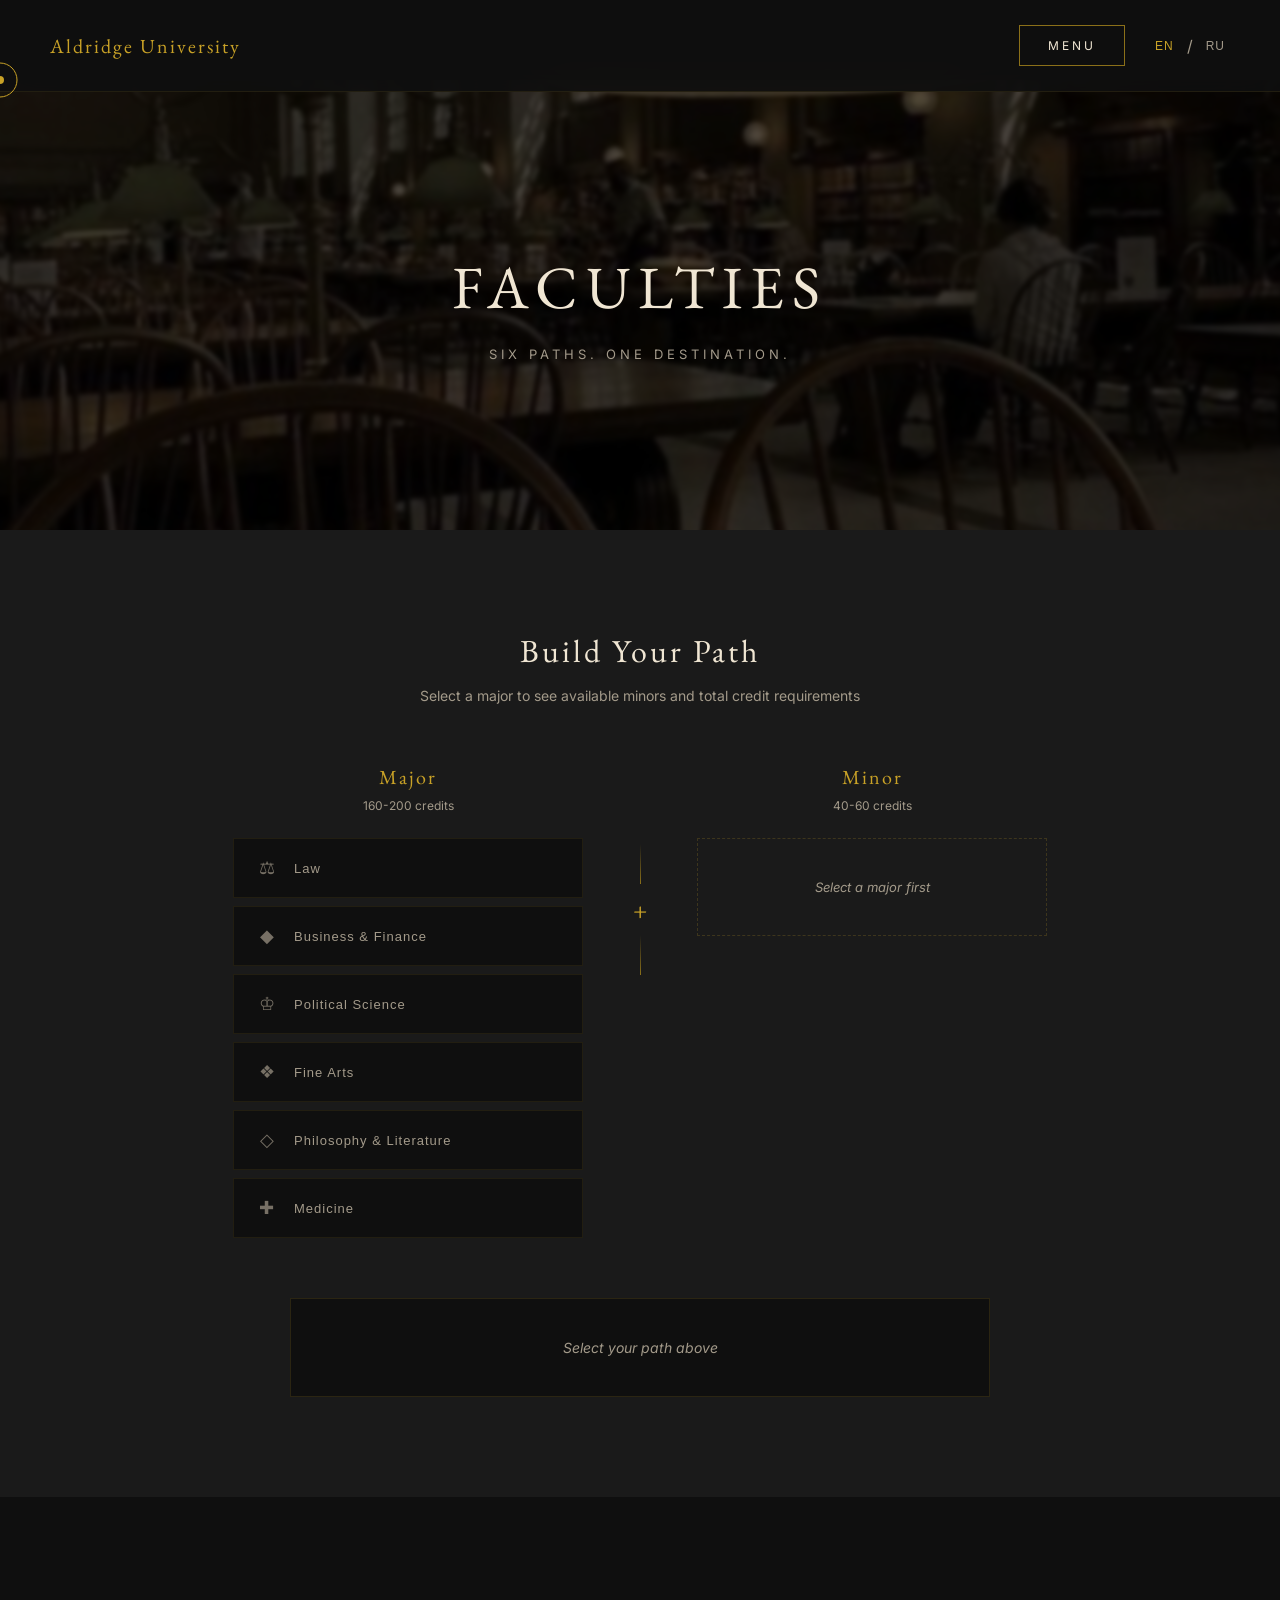
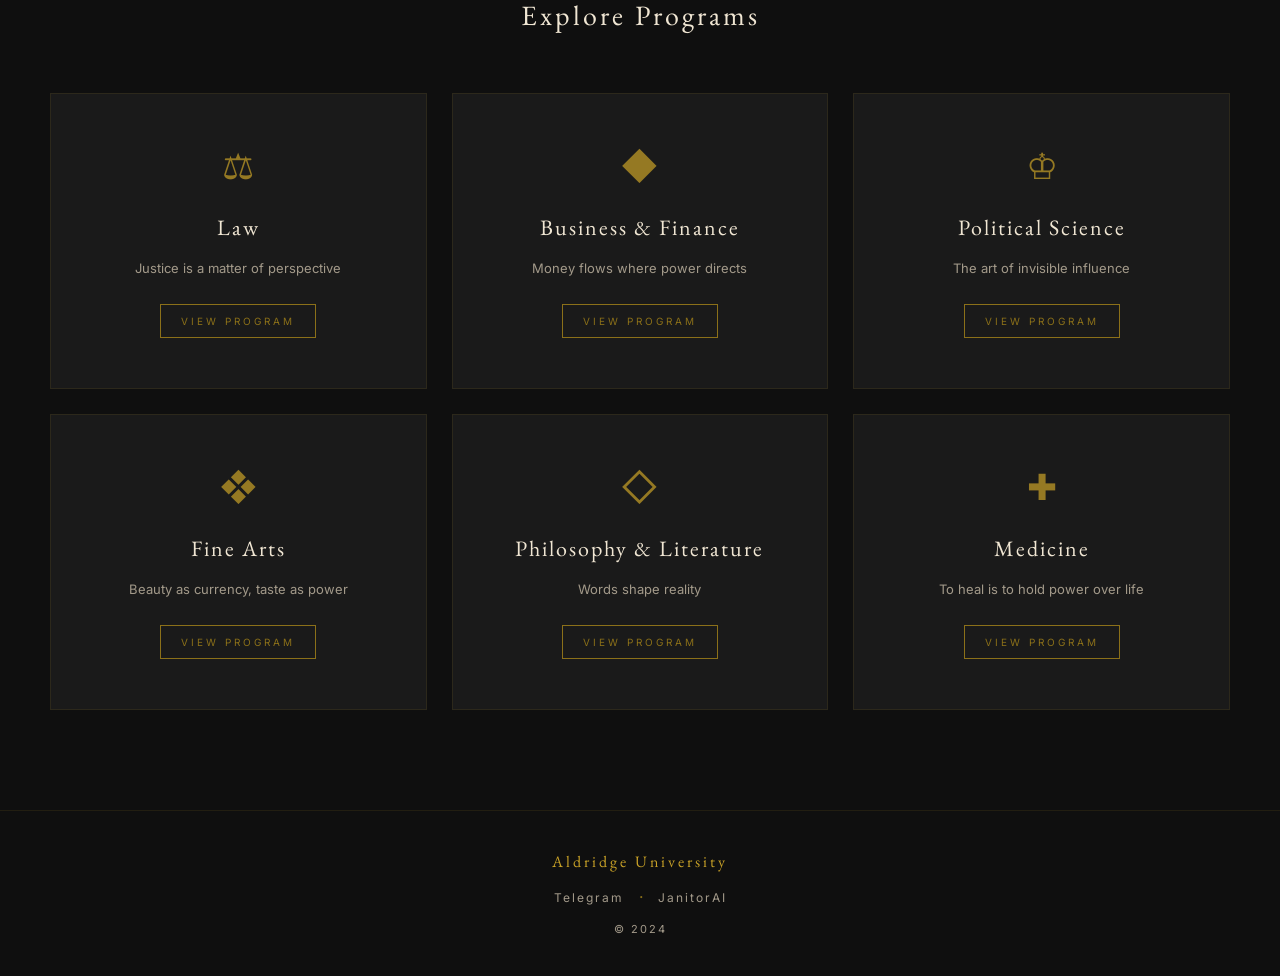
<file: faculties.html>
<!DOCTYPE html>
<html lang="en">
<head>
    <meta charset="UTF-8">
    <meta name="viewport" content="width=device-width, initial-scale=1.0">
    <title>Faculties — Aldridge University</title>
    <link rel="stylesheet" href="css/style.css">
    <link href="https://fonts.googleapis.com/css2?family=EB+Garamond:ital,wght@0,400;0,500;0,600;1,400&family=Inter:wght@300;400;500&display=swap" rel="stylesheet">
</head>
<body>

    <!-- Кастомный курсор -->
    <div class="cursor"></div>
    <div class="cursor-follower"></div>

    <!-- Навигация -->
    <nav class="navbar">
        <a href="index.html" class="logo" data-en="Aldridge University" data-ru="Университет Олдридж">Aldridge University</a>

        <div class="nav-right">
            <div class="menu-container">
                <button class="menu-btn" onclick="toggleMenu()">
                    <span data-en="Menu" data-ru="Меню">Menu</span>
                </button>
                <ul class="menu-list" id="menuList">
                    <li><a href="index.html" data-en="Home" data-ru="Главная">Home</a></li>
                    <li><a href="history.html" data-en="History" data-ru="История">History</a></li>
                    <li><a href="admissions.html" data-en="Admissions" data-ru="Приём">Admissions</a></li>
                    <li><a href="faculties.html" data-en="Faculties" data-ru="Факультеты">Faculties</a></li>
                    <li><a href="clubs.html" data-en="Clubs" data-ru="Клубы">Clubs</a></li>
                    <li><a href="staff.html" data-en="Staff" data-ru="Преподаватели">Staff</a></li>
                    <li><a href="students.html" data-en="Students" data-ru="Студенты">Students</a></li>
                    <li><a href="families.html" data-en="Families" data-ru="Семьи">Families</a></li>
                    <li><a href="map.html" data-en="Map" data-ru="Карта">Map</a></li>
                    <li><a href="forum.html" data-en="Forum" data-ru="Форум">Forum</a></li>
                    <li><a href="calendar.html" data-en="Calendar" data-ru="Календарь">Calendar</a></li>
                </ul>
            </div>

            <div class="lang-switch">
                <button onclick="setLanguage('en')" id="btn-en" class="active">EN</button>
                <span>/</span>
                <button onclick="setLanguage('ru')" id="btn-ru">RU</button>
            </div>
        </div>
    </nav>

    <!-- Page Header -->
    <header class="page-header">
        <div class="page-header-bg" style="background-image: url('images/faculties-bg.jpg');"></div>
        <div class="page-header-content">
            <h1 data-en="Faculties" data-ru="Факультеты">Faculties</h1>
            <p data-en="Six paths. One destination." data-ru="Шесть путей. Одно направление.">Six paths. One destination.</p>
        </div>
    </header>

    <!-- Path Builder -->
    <section class="path-builder">
        <h2 data-en="Build Your Path" data-ru="Построй свой путь">Build Your Path</h2>
        <p class="builder-subtitle" data-en="Select a major to see available minors and total credit requirements" data-ru="Выбери основную специальность, чтобы увидеть доступные дополнительные и общие требования по кредитам">Select a major to see available minors and total credit requirements</p>

        <div class="builder-container">
            <!-- Major Selection -->
            <div class="builder-column">
                <h3 data-en="Major" data-ru="Основная">Major</h3>
                <p class="column-credits" data-en="160-200 credits" data-ru="160-200 кредитов">160-200 credits</p>
                <div class="builder-options" id="majorOptions">
                    <button class="builder-option" data-faculty="law" onclick="selectMajor('law')">
                        <span class="option-icon">⚖</span>
                        <span class="option-name" data-en="Law" data-ru="Право">Law</span>
                    </button>
                    <button class="builder-option" data-faculty="business" onclick="selectMajor('business')">
                        <span class="option-icon">◆</span>
                        <span class="option-name" data-en="Business & Finance" data-ru="Бизнес и Финансы">Business & Finance</span>
                    </button>
                    <button class="builder-option" data-faculty="politics" onclick="selectMajor('politics')">
                        <span class="option-icon">♔</span>
                        <span class="option-name" data-en="Political Science" data-ru="Политология">Political Science</span>
                    </button>
                    <button class="builder-option" data-faculty="arts" onclick="selectMajor('arts')">
                        <span class="option-icon">❖</span>
                        <span class="option-name" data-en="Fine Arts" data-ru="Искусство">Fine Arts</span>
                    </button>
                    <button class="builder-option" data-faculty="philosophy" onclick="selectMajor('philosophy')">
                        <span class="option-icon">◇</span>
                        <span class="option-name" data-en="Philosophy & Literature" data-ru="Философия и Литература">Philosophy & Literature</span>
                    </button>
                    <button class="builder-option" data-faculty="medicine" onclick="selectMajor('medicine')">
                        <span class="option-icon">✚</span>
                        <span class="option-name" data-en="Medicine" data-ru="Медицина">Medicine</span>
                    </button>
                </div>
            </div>

            <!-- Connector -->
            <div class="builder-connector">
                <div class="connector-line"></div>
                <div class="connector-plus">+</div>
                <div class="connector-line"></div>
            </div>

            <!-- Minor Selection -->
            <div class="builder-column">
                <h3 data-en="Minor" data-ru="Дополнительная">Minor</h3>
                <p class="column-credits" data-en="40-60 credits" data-ru="40-60 кредитов">40-60 credits</p>
                <div class="builder-options" id="minorOptions">
                    <div class="minor-placeholder" data-en="Select a major first" data-ru="Сначала выбери основную">Select a major first</div>
                </div>
            </div>
        </div>

        <!-- Result -->
        <div class="builder-result" id="builderResult">
            <div class="result-hidden" data-en="Select your path above" data-ru="Выбери свой путь выше">Select your path above</div>
        </div>
    </section>

    <!-- Faculty Grid -->
    <section class="faculty-section">
        <h2 data-en="Explore Programs" data-ru="Изучить программы">Explore Programs</h2>

        <div class="faculty-grid">
            <!-- LAW -->
            <div class="faculty-card" onclick="openFaculty('law')">
                <div class="faculty-card-inner">
                    <div class="faculty-icon">⚖</div>
                    <h3 data-en="Law" data-ru="Право">Law</h3>
                    <p data-en="Justice is a matter of perspective" data-ru="Справедливость — вопрос перспективы">Justice is a matter of perspective</p>
                    <span class="faculty-tag" data-en="View Program" data-ru="Смотреть программу">View Program</span>
                </div>
            </div>

            <!-- BUSINESS -->
            <div class="faculty-card" onclick="openFaculty('business')">
                <div class="faculty-card-inner">
                    <div class="faculty-icon">◆</div>
                    <h3 data-en="Business & Finance" data-ru="Бизнес и Финансы">Business & Finance</h3>
                    <p data-en="Money flows where power directs" data-ru="Деньги текут туда, куда направляет власть">Money flows where power directs</p>
                    <span class="faculty-tag" data-en="View Program" data-ru="Смотреть программу">View Program</span>
                </div>
            </div>

            <!-- POLITICAL SCIENCE -->
            <div class="faculty-card" onclick="openFaculty('politics')">
                <div class="faculty-card-inner">
                    <div class="faculty-icon">♔</div>
                    <h3 data-en="Political Science" data-ru="Политология">Political Science</h3>
                    <p data-en="The art of invisible influence" data-ru="Искусство невидимого влияния">The art of invisible influence</p>
                    <span class="faculty-tag" data-en="View Program" data-ru="Смотреть программу">View Program</span>
                </div>
            </div>

            <!-- ARTS -->
            <div class="faculty-card" onclick="openFaculty('arts')">
                <div class="faculty-card-inner">
                    <div class="faculty-icon">❖</div>
                    <h3 data-en="Fine Arts" data-ru="Искусство">Fine Arts</h3>
                    <p data-en="Beauty as currency, taste as power" data-ru="Красота как валюта, вкус как власть">Beauty as currency, taste as power</p>
                    <span class="faculty-tag" data-en="View Program" data-ru="Смотреть программу">View Program</span>
                </div>
            </div>

            <!-- PHILOSOPHY -->
            <div class="faculty-card" onclick="openFaculty('philosophy')">
                <div class="faculty-card-inner">
                    <div class="faculty-icon">◇</div>
                    <h3 data-en="Philosophy & Literature" data-ru="Философия и Литература">Philosophy & Literature</h3>
                    <p data-en="Words shape reality" data-ru="Слова формируют реальность">Words shape reality</p>
                    <span class="faculty-tag" data-en="View Program" data-ru="Смотреть программу">View Program</span>
                </div>
            </div>

            <!-- MEDICINE -->
            <div class="faculty-card" onclick="openFaculty('medicine')">
                <div class="faculty-card-inner">
                    <div class="faculty-icon">✚</div>
                    <h3 data-en="Medicine" data-ru="Медицина">Medicine</h3>
                    <p data-en="To heal is to hold power over life" data-ru="Исцелять — значит властвовать над жизнью">To heal is to hold power over life</p>
                    <span class="faculty-tag" data-en="View Program" data-ru="Смотреть программу">View Program</span>
                </div>
            </div>
        </div>
    </section>

    <!-- Faculty Modal -->
    <div class="faculty-modal" id="facultyModal">
        <div class="modal-overlay" onclick="closeFaculty()"></div>
        <div class="modal-content">
            <button class="modal-close" onclick="closeFaculty()">✕</button>
            <div class="modal-header" id="modalHeader"></div>
            <div class="modal-tabs">
                <button class="tab-btn active" onclick="switchTab('overview')" data-en="Overview" data-ru="Обзор">Overview</button>
                <button class="tab-btn" onclick="switchTab('curriculum')" data-en="Curriculum" data-ru="Программа">Curriculum</button>
                <button class="tab-btn" onclick="switchTab('requirements')" data-en="Requirements" data-ru="Требования">Requirements</button>
                <button class="tab-btn" onclick="switchTab('careers')" data-en="Careers" data-ru="Карьера">Careers</button>
            </div>
            <div class="tab-content" id="tabContent"></div>
        </div>
    </div>

    <!-- Footer -->
    <footer class="footer">
        <p class="footer-logo" data-en="Aldridge University" data-ru="Университет Олдридж">Aldridge University</p>
        <div class="footer-links">
            <a href="ТВОЯ_ССЫЛКА_ТГ" target="_blank">Telegram</a>
            <span>·</span>
            <a href="ТВОЯ_ССЫЛКА_JANITOR" target="_blank">JanitorAI</a>
        </div>
        <p class="footer-copy">© 2024</p>
    </footer>

    <script>
        // ===== ДАННЫЕ ФАКУЛЬТЕТОВ =====
        const facultyData = {
            law: {
                icon: '⚖',
                name: { en: 'School of Law', ru: 'Школа Права' },
                tagline: { en: 'Justice is a matter of perspective', ru: 'Справедливость — вопрос перспективы' },
                degree: { en: 'Bachelor of Laws (LL.B.) / Juris Doctor (J.D.)', ru: 'Бакалавр права (LL.B.) / Доктор права (J.D.)' },
                duration: { en: '4 years (LL.B.) / 3 years (J.D.)', ru: '4 года (LL.B.) / 3 года (J.D.)' },
                majorCredits: 180,
                minorCredits: 50,
                seats: '45',
                minorAvailable: true,
                availableMinors: ['politics', 'philosophy', 'business'],
                canBeMinorFor: ['politics', 'philosophy', 'business'],
                overview: {
                    en: 'The Aldridge School of Law does not produce lawyers. It produces architects of legal reality — individuals who understand that law is not about justice, but about leverage. Our graduates do not argue cases; they design outcomes.',
                    ru: 'Школа права Олдриджа не выпускает юристов. Она создаёт архитекторов правовой реальности — людей, понимающих, что право — это не о справедливости, а о рычагах влияния. Наши выпускники не ведут дела; они проектируют результаты.'
                },
                courses: [
                    { name: { en: 'Constitutional Interpretation', ru: 'Конституционная интерпретация' }, hours: 60, desc: { en: 'Finding flexibility in rigid frameworks', ru: 'Поиск гибкости в жёстких рамках' }},
                    { name: { en: 'Corporate Law & Asset Protection', ru: 'Корпоративное право и защита активов' }, hours: 80, desc: { en: 'Structures that shield, entities that obscure', ru: 'Структуры, которые защищают, сущности, которые скрывают' }},
                    { name: { en: 'Criminal Defense Strategies', ru: 'Стратегии уголовной защиты' }, hours: 70, desc: { en: 'Reasonable doubt as an art form', ru: 'Обоснованное сомнение как искусство' }},
                    { name: { en: 'Contract Negotiation', ru: 'Переговоры по контрактам' }, hours: 55, desc: { en: 'The power of fine print', ru: 'Сила мелкого шрифта' }},
                    { name: { en: 'Evidence & Discretion', ru: 'Доказательства и благоразумие' }, hours: 65, desc: { en: 'What is presented, what is withheld', ru: 'Что представлено, что утаено' }},
                    { name: { en: 'Private Seminar: Family Legal Affairs', ru: 'Частный семинар: Семейные правовые дела' }, hours: 40, desc: { en: 'By invitation only. Content classified.', ru: 'Только по приглашению. Содержание засекречено.' }}
                ],
                materials: [
                    { en: 'Aldridge Legal Codex (provided)', ru: 'Правовой кодекс Олдриджа (предоставляется)' },
                    { en: 'Personal laptop (encrypted)', ru: 'Личный ноутбук (зашифрованный)' },
                    { en: 'Professional attire for court simulations', ru: 'Деловая одежда для судебных симуляций' },
                    { en: 'Signed confidentiality agreement', ru: 'Подписанное соглашение о конфиденциальности' }
                ],
                careers: [
                    { en: 'Family Legal Counsel', ru: 'Семейный юридический советник' },
                    { en: 'Corporate Attorney', ru: 'Корпоративный адвокат' },
                    { en: 'Political Advisor', ru: 'Политический советник' },
                    { en: 'Private Practice (select clientele)', ru: 'Частная практика (избранная клиентура)' },
                    { en: '"Conflict Resolution Specialist"', ru: '«Специалист по разрешению конфликтов»' }
                ]
            },
            business: {
                icon: '◆',
                name: { en: 'School of Business & Finance', ru: 'Школа Бизнеса и Финансов' },
                tagline: { en: 'Money flows where power directs', ru: 'Деньги текут туда, куда направляет власть' },
                degree: { en: 'Bachelor of Business Administration (B.B.A.) / MBA', ru: 'Бакалавр делового администрирования (B.B.A.) / MBA' },
                duration: { en: '4 years (B.B.A.) / 2 years (MBA)', ru: '4 года (B.B.A.) / 2 года (MBA)' },
                majorCredits: 180,
                minorCredits: 50,
                seats: '50',
                minorAvailable: true,
                availableMinors: ['law', 'politics', 'arts'],
                canBeMinorFor: ['law', 'politics', 'arts', 'philosophy'],
                overview: {
                    en: 'At Aldridge, we do not teach business — we teach empire. Our curriculum focuses on wealth that endures across generations, structures that survive scrutiny, and transactions that leave no trace. Discretion is not taught; it is required.',
                    ru: 'В Олдридже мы не учим бизнесу — мы учим строить империи. Наша программа фокусируется на богатстве, которое сохраняется поколениями, структурах, выдерживающих проверки, и сделках, не оставляющих следов. Благоразумие не преподаётся; оно требуется.'
                },
                courses: [
                    { name: { en: 'International Finance & Offshore Structures', ru: 'Международные финансы и офшорные структуры' }, hours: 75, desc: { en: 'Geography as financial strategy', ru: 'География как финансовая стратегия' }},
                    { name: { en: 'Asset Management & Wealth Preservation', ru: 'Управление активами и сохранение богатства' }, hours: 70, desc: { en: 'Protecting what matters across generations', ru: 'Защита того, что важно, через поколения' }},
                    { name: { en: 'Mergers, Acquisitions & Hostile Takeovers', ru: 'Слияния, поглощения и враждебные захваты' }, hours: 65, desc: { en: 'Expansion by any means', ru: 'Расширение любыми средствами' }},
                    { name: { en: 'Financial Compliance & Creative Accounting', ru: 'Финансовое соответствие и креативный учёт' }, hours: 60, desc: { en: 'The space between legal and illegal', ru: 'Пространство между легальным и нелегальным' }},
                    { name: { en: 'Negotiation & Leverage', ru: 'Переговоры и рычаги влияния' }, hours: 50, desc: { en: 'Everyone has a price', ru: 'У каждого есть цена' }},
                    { name: { en: 'Private Seminar: Family Portfolio Management', ru: 'Частный семинар: Управление семейным портфелем' }, hours: 40, desc: { en: 'By invitation only. Content classified.', ru: 'Только по приглашению. Содержание засекречено.' }}
                ],
                materials: [
                    { en: 'Financial calculator (approved models only)', ru: 'Финансовый калькулятор (только одобренные модели)' },
                    { en: 'Bloomberg Terminal access (provided)', ru: 'Доступ к Bloomberg Terminal (предоставляется)' },
                    { en: 'Personal encrypted device', ru: 'Личное зашифрованное устройство' },
                    { en: 'Signed non-disclosure agreement', ru: 'Подписанное соглашение о неразглашении' }
                ],
                careers: [
                    { en: 'Family Office Director', ru: 'Директор семейного офиса' },
                    { en: 'Investment Banking (Private Clients)', ru: 'Инвестиционный банкинг (частные клиенты)' },
                    { en: 'Venture Capital Partner', ru: 'Партнёр венчурного капитала' },
                    { en: 'Chief Financial Officer', ru: 'Финансовый директор' },
                    { en: '"Financial Consultant" (freelance)', ru: '«Финансовый консультант» (фриланс)' }
                ]
            },
            politics: {
                icon: '♔',
                name: { en: 'School of Political Science', ru: 'Школа Политологии' },
                tagline: { en: 'The art of invisible influence', ru: 'Искусство невидимого влияния' },
                degree: { en: 'Bachelor of Arts in Political Science / Master of Public Policy', ru: 'Бакалавр политологии / Магистр государственной политики' },
                duration: { en: '4 years (B.A.) / 2 years (M.P.P.)', ru: '4 года (B.A.) / 2 года (M.P.P.)' },
                majorCredits: 170,
                minorCredits: 45,
                seats: '35',
                minorAvailable: true,
                availableMinors: ['law', 'philosophy', 'business'],
                canBeMinorFor: ['law', 'business', 'philosophy'],
                overview: {
                    en: 'Politics is not about elections — it is about access. The Aldridge School of Political Science trains students to operate in the spaces between public policy and private interest, where real decisions are made far from cameras and voting booths.',
                    ru: 'Политика — это не о выборах, а о доступе. Школа политологии Олдриджа обучает студентов работать в пространстве между государственной политикой и частными интересами, где реальные решения принимаются вдали от камер и избирательных участков.'
                },
                courses: [
                    { name: { en: 'Power Structures & Shadow Governance', ru: 'Структуры власти и теневое управление' }, hours: 65, desc: { en: 'Who really makes decisions', ru: 'Кто на самом деле принимает решения' }},
                    { name: { en: 'Lobbying & Legislative Influence', ru: 'Лоббирование и законодательное влияние' }, hours: 70, desc: { en: 'Shaping law before it is written', ru: 'Формирование закона до его написания' }},
                    { name: { en: 'Media Control & Narrative Management', ru: 'Контроль СМИ и управление нарративом' }, hours: 55, desc: { en: 'Truth is what is repeated', ru: 'Правда — это то, что повторяется' }},
                    { name: { en: 'International Relations & Quiet Diplomacy', ru: 'Международные отношения и тихая дипломатия' }, hours: 60, desc: { en: 'Agreements made outside treaties', ru: 'Соглашения вне договоров' }},
                    { name: { en: 'Crisis Management & Information Control', ru: 'Кризисное управление и контроль информации' }, hours: 50, desc: { en: 'Containing damage, controlling narrative', ru: 'Сдерживание ущерба, контроль нарратива' }},
                    { name: { en: 'Private Seminar: Family Political Strategy', ru: 'Частный семинар: Семейная политическая стратегия' }, hours: 40, desc: { en: 'By invitation only. Content classified.', ru: 'Только по приглашению. Содержание засекречено.' }}
                ],
                materials: [
                    { en: 'Secure communication device (provided)', ru: 'Защищённое устройство связи (предоставляется)' },
                    { en: 'Aldridge Political Archives access', ru: 'Доступ к политическим архивам Олдриджа' },
                    { en: 'Professional wardrobe allowance', ru: 'Бюджет на профессиональный гардероб' },
                    { en: 'Signed loyalty declaration', ru: 'Подписанная декларация лояльности' }
                ],
                careers: [
                    { en: 'Political Strategist', ru: 'Политический стратег' },
                    { en: 'Senior Policy Advisor', ru: 'Старший советник по политике' },
                    { en: 'Lobbyist (Private Sector)', ru: 'Лоббист (частный сектор)' },
                    { en: 'Campaign Manager', ru: 'Руководитель кампании' },
                    { en: '"Government Relations Consultant"', ru: '«Консультант по связям с правительством»' }
                ]
            },
            arts: {
                icon: '❖',
                name: { en: 'School of Fine Arts', ru: 'Школа Искусств' },
                tagline: { en: 'Beauty as currency, taste as power', ru: 'Красота как валюта, вкус как власть' },
                degree: { en: 'Bachelor of Fine Arts (B.F.A.) / Master of Fine Arts (M.F.A.)', ru: 'Бакалавр изящных искусств (B.F.A.) / Магистр изящных искусств (M.F.A.)' },
                duration: { en: '4 years (B.F.A.) / 2 years (M.F.A.)', ru: '4 года (B.F.A.) / 2 года (M.F.A.)' },
                majorCredits: 160,
                minorCredits: 40,
                seats: '25',
                minorAvailable: true,
                availableMinors: ['philosophy', 'business'],
                canBeMinorFor: ['philosophy', 'business'],
                overview: {
                    en: 'Art at Aldridge is not about expression — it is about valuation. Our students learn to navigate the intersection of aesthetics and economics, where a painting can launder millions and a sculpture can seal alliances. Culture is capital.',
                    ru: 'Искусство в Олдридже — это не о самовыражении, а об оценке. Наши студенты учатся ориентироваться на пересечении эстетики и экономики, где картина может отмыть миллионы, а скульптура — скрепить союзы. Культура — это капитал.'
                },
                courses: [
                    { name: { en: 'Art History & Provenance Studies', ru: 'История искусства и исследование провенанса' }, hours: 70, desc: { en: 'The story behind the piece', ru: 'История за произведением' }},
                    { name: { en: 'Art Market Economics', ru: 'Экономика арт-рынка' }, hours: 60, desc: { en: 'Value creation and manipulation', ru: 'Создание и манипуляция стоимостью' }},
                    { name: { en: 'Collection Management & Acquisition', ru: 'Управление коллекциями и приобретение' }, hours: 55, desc: { en: 'Building legacies in canvas and stone', ru: 'Создание наследия в холсте и камне' }},
                    { name: { en: 'Authentication & Forgery Detection', ru: 'Аутентификация и обнаружение подделок' }, hours: 50, desc: { en: 'Knowing the real from the replica', ru: 'Отличить оригинал от копии' }},
                    { name: { en: 'Cultural Philanthropy & Social Capital', ru: 'Культурная филантропия и социальный капитал' }, hours: 45, desc: { en: 'Giving as strategy', ru: 'Благотворительность как стратегия' }},
                    { name: { en: 'Private Seminar: Family Collection Curation', ru: 'Частный семинар: Курирование семейной коллекции' }, hours: 40, desc: { en: 'By invitation only. Content classified.', ru: 'Только по приглашению. Содержание засекречено.' }}
                ],
                materials: [
                    { en: 'Art history reference library (provided)', ru: 'Справочная библиотека по истории искусства (предоставляется)' },
                    { en: 'Gallery and auction house access passes', ru: 'Пропуска в галереи и аукционные дома' },
                    { en: 'Professional portfolio case', ru: 'Профессиональный портфолио-кейс' },
                    { en: 'Signed discretion agreement', ru: 'Подписанное соглашение о конфиденциальности' }
                ],
                careers: [
                    { en: 'Private Collection Curator', ru: 'Куратор частной коллекции' },
                    { en: 'Art Investment Advisor', ru: 'Советник по инвестициям в искусство' },
                    { en: 'Auction House Specialist', ru: 'Специалист аукционного дома' },
                    { en: 'Gallery Director', ru: 'Директор галереи' },
                    { en: '"Cultural Asset Manager"', ru: '«Управляющий культурными активами»' }
                ]
            },
            philosophy: {
                icon: '◇',
                name: { en: 'School of Philosophy & Literature', ru: 'Школа Философии и Литературы' },
                tagline: { en: 'Words shape reality', ru: 'Слова формируют реальность' },
                degree: { en: 'Bachelor of Arts (B.A.) / Master of Arts (M.A.)', ru: 'Бакалавр гуманитарных наук (B.A.) / Магистр гуманитарных наук (M.A.)' },
                duration: { en: '4 years (B.A.) / 2 years (M.A.)', ru: '4 года (B.A.) / 2 года (M.A.)' },
                majorCredits: 160,
                minorCredits: 45,
                seats: '30',
                minorAvailable: true,
                availableMinors: ['law', 'politics', 'arts'],
                canBeMinorFor: ['law', 'politics', 'arts'],
                overview: {
                    en: 'Philosophy at Aldridge is not contemplation — it is weaponization. We teach students to construct arguments that cannot be defeated, narratives that cannot be questioned, and justifications for actions that cannot be spoken of in public.',
                    ru: 'Философия в Олдридже — это не созерцание, а оружие. Мы учим студентов строить аргументы, которые невозможно опровергнуть, нарративы, которые невозможно оспорить, и обоснования действий, о которых нельзя говорить публично.'
                },
                courses: [
                    { name: { en: 'Ethics & Moral Flexibility', ru: 'Этика и моральная гибкость' }, hours: 60, desc: { en: 'Right and wrong as constructs', ru: 'Правильное и неправильное как конструкты' }},
                    { name: { en: 'Rhetoric & Persuasion', ru: 'Риторика и убеждение' }, hours: 65, desc: { en: 'The architecture of agreement', ru: 'Архитектура согласия' }},
                    { name: { en: 'Classical Literature & Power Narratives', ru: 'Классическая литература и нарративы власти' }, hours: 55, desc: { en: 'Stories that shaped empires', ru: 'Истории, формировавшие империи' }},
                    { name: { en: 'Logic & Strategic Reasoning', ru: 'Логика и стратегическое мышление' }, hours: 50, desc: { en: 'Thinking three moves ahead', ru: 'Думать на три хода вперёд' }},
                    { name: { en: 'Written Communication & Discretion', ru: 'Письменная коммуникация и благоразумие' }, hours: 45, desc: { en: 'What to write, what to never write', ru: 'Что писать, чего никогда не писать' }},
                    { name: { en: 'Private Seminar: Family Doctrine', ru: 'Частный семинар: Семейная доктрина' }, hours: 40, desc: { en: 'By invitation only. Content classified.', ru: 'Только по приглашению. Содержание засекречено.' }}
                ],
                materials: [
                    { en: 'Aldridge Classical Library access', ru: 'Доступ к классической библиотеке Олдриджа' },
                    { en: 'Personal journal (encrypted)', ru: 'Личный дневник (зашифрованный)' },
                    { en: 'Writing instruments (provided)', ru: 'Письменные принадлежности (предоставляются)' },
                    { en: 'Signed intellectual property agreement', ru: 'Подписанное соглашение об интеллектуальной собственности' }
                ],
                careers: [
                    { en: 'Speechwriter', ru: 'Спичрайтер' },
                    { en: 'Communications Director', ru: 'Директор по коммуникациям' },
                    { en: 'Think Tank Fellow', ru: 'Сотрудник аналитического центра' },
                    { en: 'Private Advisor', ru: 'Частный советник' },
                    { en: '"Narrative Consultant"', ru: '«Консультант по нарративам»' }
                ]
            },
            medicine: {
                icon: '✚',
                name: { en: 'School of Medicine', ru: 'Школа Медицины' },
                tagline: { en: 'To heal is to hold power over life', ru: 'Исцелять — значит властвовать над жизнью' },
                degree: { en: 'Doctor of Medicine (M.D.)', ru: 'Доктор медицины (M.D.)' },
                duration: { en: '6 years', ru: '6 лет' },
                majorCredits: 280,
                minorCredits: 0,
                seats: '20',
                minorAvailable: false,
                availableMinors: [],
                canBeMinorFor: [],
                overview: {
                    en: 'Medicine at Aldridge serves a dual purpose: to heal those who matter, and to understand the fragility of those who do not. Our graduates become physicians to the elite — trusted with secrets that go far beyond medical records. Due to the intensive nature of this program, no minor is available.',
                    ru: 'Медицина в Олдридже служит двойной цели: исцелять тех, кто важен, и понимать хрупкость тех, кто нет. Наши выпускники становятся врачами элиты — им доверяют секреты, выходящие далеко за рамки медицинских карт. Из-за интенсивности программы дополнительная специальность недоступна.'
                },
                courses: [
                    { name: { en: 'Anatomy & Physiology', ru: 'Анатомия и физиология' }, hours: 120, desc: { en: 'Understanding the human machine', ru: 'Понимание человеческой машины' }},
                    { name: { en: 'Pharmacology & Toxicology', ru: 'Фармакология и токсикология' }, hours: 100, desc: { en: 'What heals, what harms, what is undetectable', ru: 'Что лечит, что вредит, что необнаружимо' }},
                    { name: { en: 'Emergency Medicine & Trauma', ru: 'Экстренная медицина и травматология' }, hours: 90, desc: { en: 'When seconds determine outcomes', ru: 'Когда секунды определяют исход' }},
                    { name: { en: 'Psychiatry & Behavioral Control', ru: 'Психиатрия и контроль поведения' }, hours: 70, desc: { en: 'The mind as territory', ru: 'Разум как территория' }},
                    { name: { en: 'Medical Ethics & Confidentiality', ru: 'Медицинская этика и конфиденциальность' }, hours: 50, desc: { en: 'What is never spoken of', ru: 'О чём никогда не говорят' }},
                    { name: { en: 'Private Seminar: Family Medical Services', ru: 'Частный семинар: Семейные медицинские услуги' }, hours: 60, desc: { en: 'By invitation only. Content classified.', ru: 'Только по приглашению. Содержание засекречено.' }}
                ],
                materials: [
                    { en: 'Medical equipment kit (provided)', ru: 'Набор медицинского оборудования (предоставляется)' },
                    { en: 'Aldridge Medical Library access', ru: 'Доступ к медицинской библиотеке Олдриджа' },
                    { en: 'Laboratory coat and scrubs', ru: 'Лабораторный халат и хирургическая форма' },
                    { en: 'Signed Hippocratic Oath (modified)', ru: 'Подписанная клятва Гиппократа (модифицированная)' }
                ],
                careers: [
                    { en: 'Private Physician (Family Retainer)', ru: 'Личный врач (семейный консультант)' },
                    { en: 'Surgeon', ru: 'Хирург' },
                    { en: 'Psychiatrist', ru: 'Психиатр' },
                    { en: 'Medical Examiner', ru: 'Судмедэксперт' },
                    { en: '"Health Consultant" (private clients)', ru: '«Консультант по здоровью» (частные клиенты)' }
                ]
            }
        };

        const facultyNames = {
            law: { en: 'Law', ru: 'Право' },
            business: { en: 'Business & Finance', ru: 'Бизнес и Финансы' },
            politics: { en: 'Political Science', ru: 'Политология' },
            arts: { en: 'Fine Arts', ru: 'Искусство' },
            philosophy: { en: 'Philosophy & Literature', ru: 'Философия и Литература' },
            medicine: { en: 'Medicine', ru: 'Медицина' }
        };

        const facultyIcons = {
            law: '⚖',
            business: '◆',
            politics: '♔',
            arts: '❖',
            philosophy: '◇',
            medicine: '✚'
        };

        let currentLang = 'en';
        let selectedMajor = null;
        let selectedMinor = null;

        // ===== ЯЗЫК =====
        function setLanguage(lang) {
            currentLang = lang;
            document.querySelectorAll('[data-en]').forEach(el => {
                el.textContent = el.getAttribute('data-' + lang);
            });
            document.getElementById('btn-en').classList.toggle('active', lang === 'en');
            document.getElementById('btn-ru').classList.toggle('active', lang === 'ru');
            localStorage.setItem('language', lang);

            // Обновить builder если есть выбор
            if (selectedMajor) {
                updateMinorOptions();
                updateResult();
            }

            // Обновить модальное окно
            const modal = document.getElementById('facultyModal');
            if (modal.classList.contains('open')) {
                const currentFaculty = modal.dataset.faculty;
                if (currentFaculty) updateModalContent(currentFaculty);
            }
        }

        // ===== МЕНЮ =====
        function toggleMenu() {
            document.getElementById('menuList').classList.toggle('open');
        }

        // ===== PATH BUILDER =====
        function selectMajor(majorId) {
            // Убрать предыдущий выбор
            document.querySelectorAll('#majorOptions .builder-option').forEach(btn => {
                btn.classList.remove('selected');
            });

            // Выбрать новый
            const btn = document.querySelector(`#majorOptions [data-faculty="${majorId}"]`);
            btn.classList.add('selected');

            selectedMajor = majorId;
            selectedMinor = null;

            updateMinorOptions();
            updateResult();
        }

        function selectMinor(minorId) {
            // Убрать предыдущий выбор
            document.querySelectorAll('#minorOptions .builder-option').forEach(btn => {
                btn.classList.remove('selected');
            });

            // Выбрать новый
            if (minorId) {
                const btn = document.querySelector(`#minorOptions [data-faculty="${minorId}"]`);
                if (btn) btn.classList.add('selected');
            }

            selectedMinor = minorId;
            updateResult();
        }

        function updateMinorOptions() {
            const container = document.getElementById('minorOptions');
            const majorData = facultyData[selectedMajor];

            if (!majorData.minorAvailable) {
                container.innerHTML = `
                    <div class="minor-unavailable">
                        <span class="unavailable-icon">✕</span>
                        <span data-en="Minor not available for this program" data-ru="Дополнительная специальность недоступна для этой программы">
                            ${currentLang === 'en' ? 'Minor not available for this program' : 'Дополнительная специальность недоступна для этой программы'}
                        </span>
                    </div>
                `;
                return;
            }

            let html = `
                <button class="builder-option minor-none" onclick="selectMinor(null)">
                    <span class="option-icon">—</span>
                    <span class="option-name" data-en="No Minor" data-ru="Без дополнительной">${currentLang === 'en' ? 'No Minor' : 'Без дополнительной'}</span>
                </button>
            `;

            majorData.availableMinors.forEach(minorId => {
                html += `
                    <button class="builder-option available" data-faculty="${minorId}" onclick="selectMinor('${minorId}')">
                        <span class="option-icon">${facultyIcons[minorId]}</span>
                        <span class="option-name">${facultyNames[minorId][currentLang]}</span>
                    </button>
                `;
            });

            container.innerHTML = html;
        }

        function updateResult() {
            const container = document.getElementById('builderResult');

            if (!selectedMajor) {
                container.innerHTML = `<div class="result-hidden" data-en="Select your path above" data-ru="Выбери свой путь выше">${currentLang === 'en' ? 'Select your path above' : 'Выбери свой путь выше'}</div>`;
                return;
            }

            const majorData = facultyData[selectedMajor];
            let totalCredits = majorData.majorCredits;
            let minorText = currentLang === 'en' ? 'No Minor' : 'Без дополнительной';
            let minorCreditsText = '';

            if (selectedMinor) {
                const minorData = facultyData[selectedMinor];
                totalCredits += minorData.minorCredits;
                minorText = facultyNames[selectedMinor][currentLang];
                minorCreditsText = `(${minorData.minorCredits} ${currentLang === 'en' ? 'credits' : 'кредитов'})`;
            }

            container.innerHTML = `
                <div class="result-content">
                    <div class="result-path">
                        <div class="result-major">
                            <span class="result-label">${currentLang === 'en' ? 'Major' : 'Основная'}</span>
                            <span class="result-value">${facultyNames[selectedMajor][currentLang]}</span>
                            <span class="result-credits">${majorData.majorCredits} ${currentLang === 'en' ? 'credits' : 'кредитов'}</span>
                        </div>
                        <div class="result-plus">+</div>
                        <div class="result-minor">
                            <span class="result-label">${currentLang === 'en' ? 'Minor' : 'Дополнительная'}</span>
                            <span class="result-value">${minorText}</span>
                            <span class="result-credits">${minorCreditsText || '—'}</span>
                        </div>
                    </div>
                    <div class="result-total">
                        <span class="total-label">${currentLang === 'en' ? 'Total Credits Required' : 'Всего требуется кредитов'}</span>
                        <span class="total-value">${totalCredits}</span>
                    </div>
                    <div class="result-duration">
                        <span>${majorData.duration[currentLang]}</span>
                    </div>
                </div>
            `;
        }

        // ===== МОДАЛЬНОЕ ОКНО =====
        function openFaculty(facultyId) {
            const modal = document.getElementById('facultyModal');
            modal.dataset.faculty = facultyId;
            modal.classList.add('open');
            document.body.style.overflow = 'hidden';
            updateModalContent(facultyId);
            switchTab('overview');
        }

        function closeFaculty() {
            const modal = document.getElementById('facultyModal');
            modal.classList.remove('open');
            document.body.style.overflow = '';
        }

        function updateModalContent(facultyId) {
            const data = facultyData[facultyId];
            const header = document.getElementById('modalHeader');

            let minorInfo = '';
            if (data.minorAvailable) {
                const minorNames = data.availableMinors.map(id => facultyNames[id][currentLang]).join(', ');
                minorInfo = `
                    <div class="modal-minor-info">
                        <span class="minor-label">${currentLang === 'en' ? 'Available Minors:' : 'Доступные дополнительные:'}</span>
                        <span class="minor-list">${minorNames}</span>
                    </div>
                `;
            } else {
                minorInfo = `
                    <div class="modal-minor-info unavailable">
                        <span>${currentLang === 'en' ? 'Minor not available for this program' : 'Дополнительная специальность недоступна'}</span>
                    </div>
                `;
            }

            header.innerHTML = `
                <div class="modal-icon">${data.icon}</div>
                <h2>${data.name[currentLang]}</h2>
                <p class="modal-tagline">${data.tagline[currentLang]}</p>
                <div class="modal-stats">
                    <div class="stat">
                        <span class="stat-value">${data.duration[currentLang]}</span>
                        <span class="stat-label">${currentLang === 'en' ? 'Duration' : 'Длительность'}</span>
                    </div>
                    <div class="stat">
                        <span class="stat-value">${data.majorCredits}</span>
                        <span class="stat-label">${currentLang === 'en' ? 'Major Credits' : 'Кредитов (осн.)'}</span>
                    </div>
                    <div class="stat">
                        <span class="stat-value">${data.seats}</span>
                        <span class="stat-label">${currentLang === 'en' ? 'Seats' : 'Мест'}</span>
                    </div>
                </div>
                ${minorInfo}
            `;
        }

        function switchTab(tabId) {
            document.querySelectorAll('.tab-btn').forEach(btn => btn.classList.remove('active'));
            event.target.classList.add('active');

            const modal = document.getElementById('facultyModal');
            const facultyId = modal.dataset.faculty;
            const data = facultyData[facultyId];
            const content = document.getElementById('tabContent');

            if (tabId === 'overview') {
                content.innerHTML = `
                    <div class="tab-overview">
                        <h3>${currentLang === 'en' ? 'About the Program' : 'О программе'}</h3>
                        <p>${data.overview[currentLang]}</p>
                        <div class="degree-info">
                            <span class="degree-label">${currentLang === 'en' ? 'Degree Awarded' : 'Присваиваемая степень'}</span>
                            <span class="degree-value">${data.degree[currentLang]}</span>
                        </div>
                    </div>
                `;
            } else if (tabId === 'curriculum') {
                let coursesHtml = data.courses.map((course, index) => `
                    <div class="course-item" onclick="toggleCourse(${index})">
                        <div class="course-header">
                            <span class="course-name">${course.name[currentLang]}</span>
                            <span class="course-hours">${course.hours} ${currentLang === 'en' ? 'hrs' : 'ч'}</span>
                        </div>
                        <div class="course-desc" id="course-${index}">
                            <p>${course.desc[currentLang]}</p>
                        </div>
                    </div>
                `).join('');

                content.innerHTML = `
                    <div class="tab-curriculum">
                        <h3>${currentLang === 'en' ? 'Core Courses' : 'Основные курсы'}</h3>
                        <p class="curriculum-note">${currentLang === 'en' ? 'Click on a course to view details' : 'Нажмите на курс для подробностей'}</p>
                        <div class="courses-list">${coursesHtml}</div>
                    </div>
                `;
            } else if (tabId === 'requirements') {
                let materialsHtml = data.materials.map(mat => `<li>${mat[currentLang]}</li>`).join('');

                content.innerHTML = `
                    <div class="tab-requirements">
                        <h3>${currentLang === 'en' ? 'Required Materials' : 'Необходимые материалы'}</h3>
                        <ul class="materials-list">${materialsHtml}</ul>
                        <div class="requirements-note">
                            <p>${currentLang === 'en'
                                ? 'Additional materials may be required for specific courses. Students will be notified privately.'
                                : 'Для отдельных курсов могут потребоваться дополнительные материалы. Студенты будут уведомлены лично.'}</p>
                        </div>
                    </div>
                `;
            } else if (tabId === 'careers') {
                let careersHtml = data.careers.map(career => `
                    <div class="career-item"><span>${career[currentLang]}</span></div>
                `).join('');

                content.innerHTML = `
                    <div class="tab-careers">
                        <h3>${currentLang === 'en' ? 'Career Paths' : 'Карьерные пути'}</h3>
                        <p class="careers-intro">${currentLang === 'en'
                            ? 'Our graduates find positions in organizations that value discretion and competence.'
                            : 'Наши выпускники находят должности в организациях, ценящих благоразумие и компетентность.'}</p>
                        <div class="careers-list">${careersHtml}</div>
                    </div>
                `;
            }
        }

        function toggleCourse(index) {
            document.getElementById(`course-${index}`).classList.toggle('open');
        }

        // ===== СОБЫТИЯ =====
        document.addEventListener('click', (e) => {
            if (!e.target.closest('.menu-container')) {
                document.getElementById('menuList').classList.remove('open');
            }
        });

        document.addEventListener('keydown', (e) => {
            if (e.key === 'Escape') closeFaculty();
        });

        // Курсор
        const cursor = document.querySelector('.cursor');
        const follower = document.querySelector('.cursor-follower');

        document.addEventListener('mousemove', (e) => {
            cursor.style.left = e.clientX + 'px';
            cursor.style.top = e.clientY + 'px';
            setTimeout(() => {
                follower.style.left = e.clientX + 'px';
                follower.style.top = e.clientY + 'px';
            }, 80);
        });

        document.querySelectorAll('a, button, .faculty-card, .course-item, .builder-option').forEach(el => {
            el.addEventListener('mouseenter', () => {
                cursor.classList.add('hover');
                follower.classList.add('hover');
            });
            el.addEventListener('mouseleave', () => {
                cursor.classList.remove('hover');
                follower.classList.remove('hover');
            });
        });

        window.onload = () => setLanguage(localStorage.getItem('language') || 'en');
    </script>

</body>
</html>
</file>
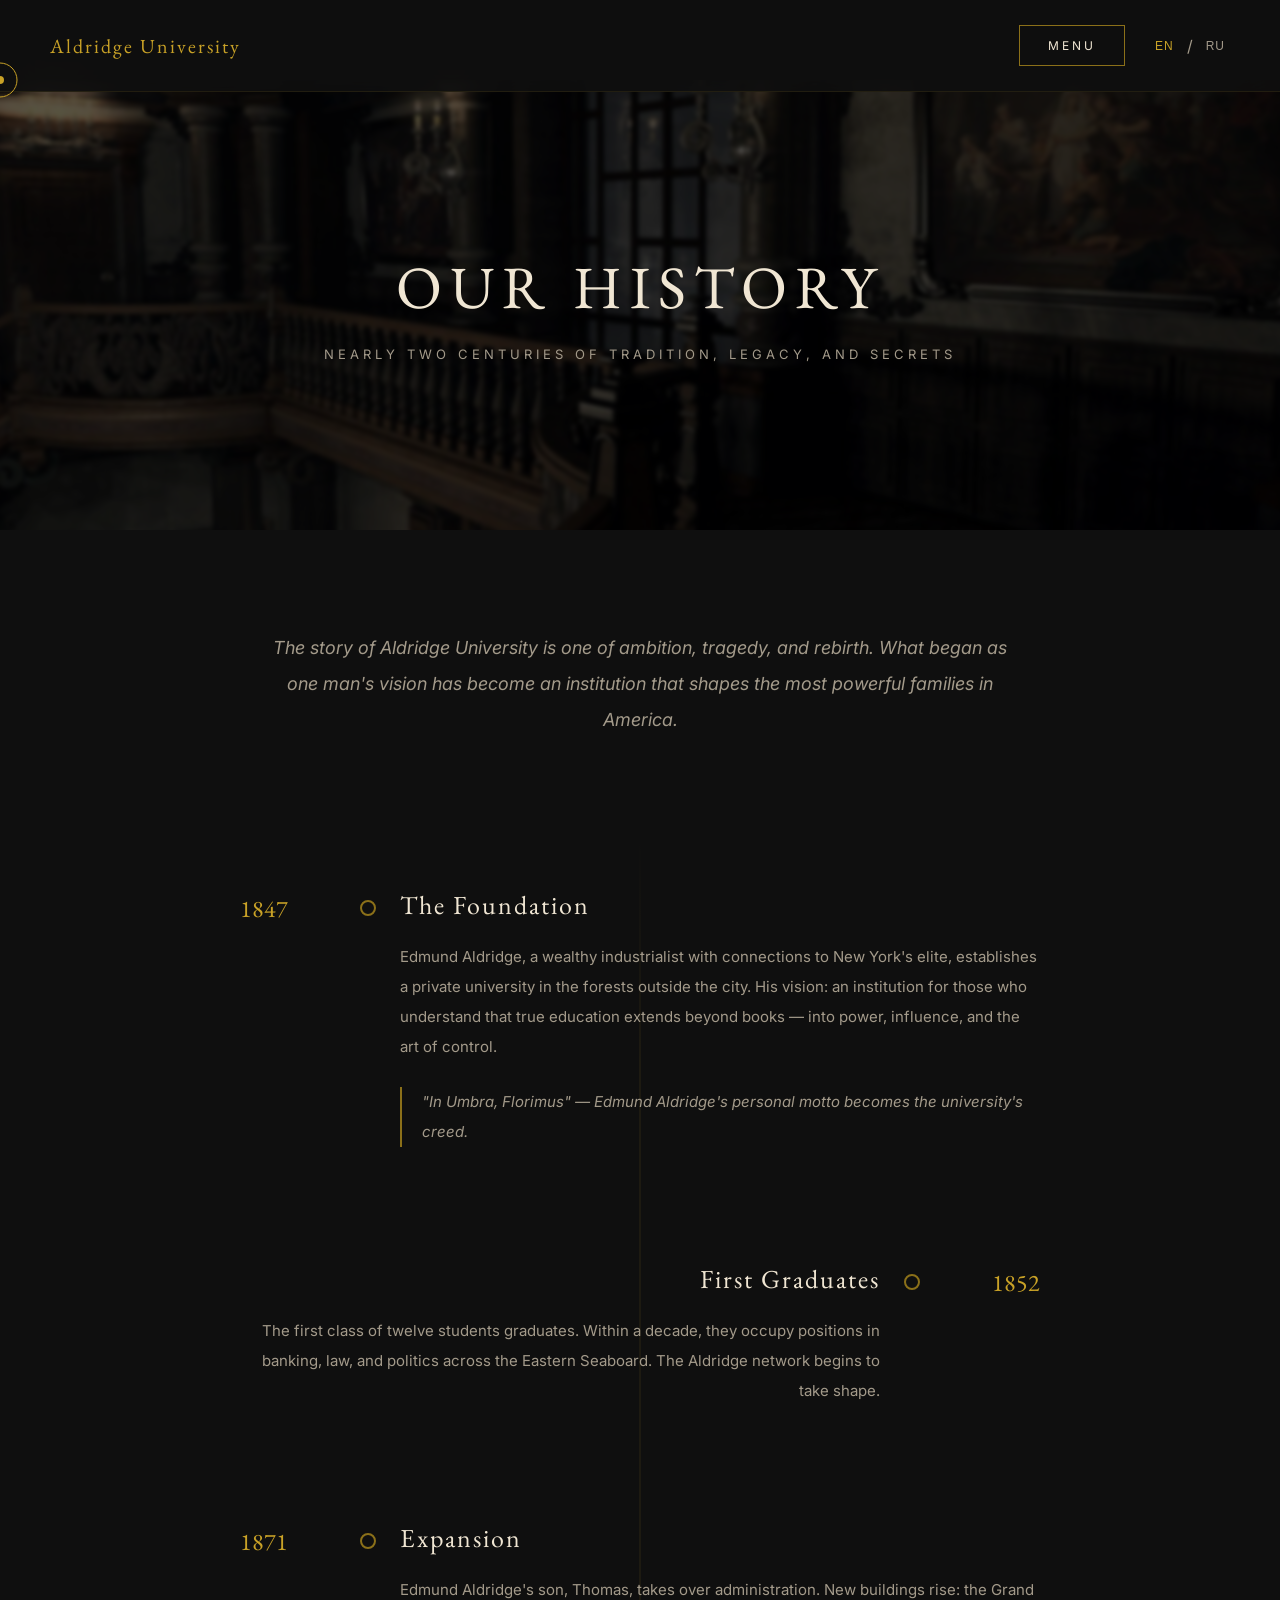
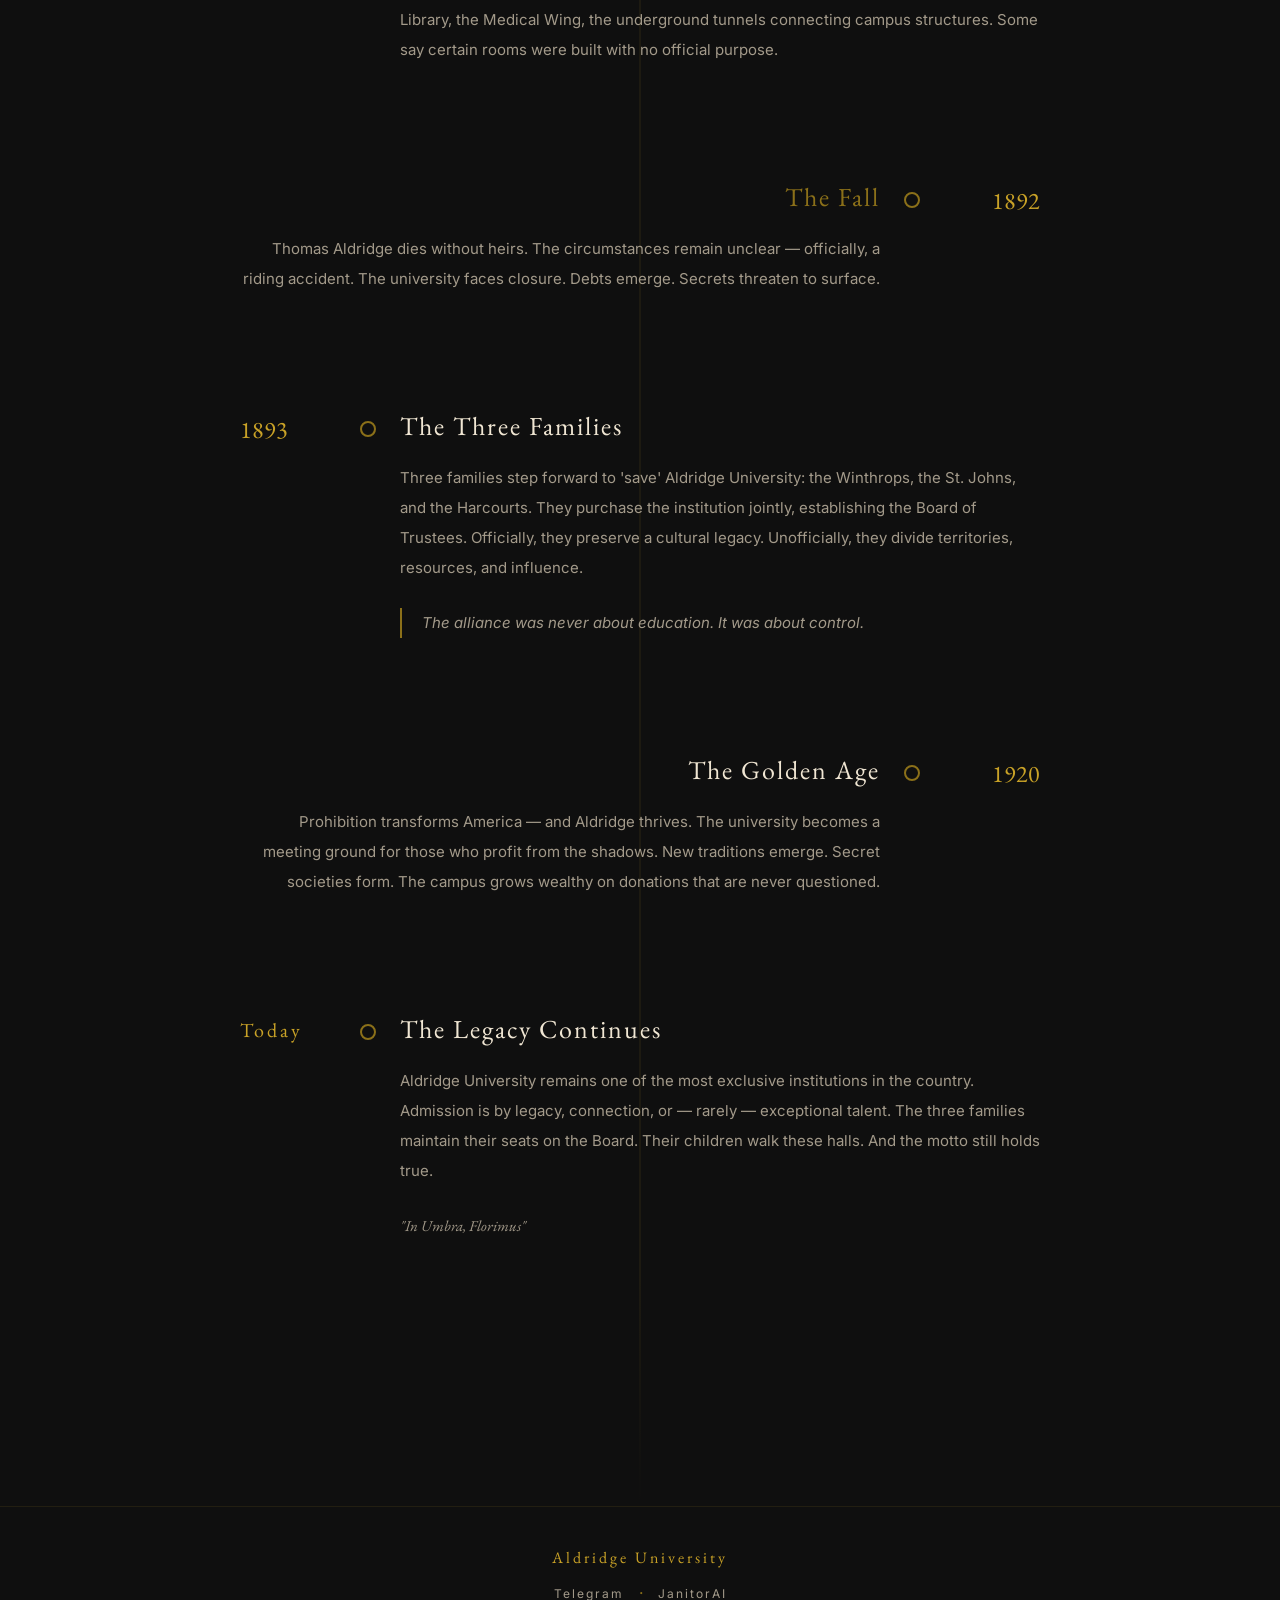
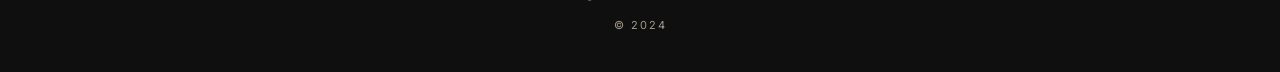
<file: history.html>
<!DOCTYPE html>
<html lang="en">
<head>
    <meta charset="UTF-8">
    <meta name="viewport" content="width=device-width, initial-scale=1.0">
    <title>History — Aldridge University</title>
    <link rel="stylesheet" href="css/style.css">
    <link href="https://fonts.googleapis.com/css2?family=EB+Garamond:ital,wght@0,400;0,500;0,600;1,400&family=Inter:wght@300;400;500&display=swap" rel="stylesheet">
</head>
<body>

    <!-- Кастомный курсор -->
    <div class="cursor"></div>
    <div class="cursor-follower"></div>

    <!-- Навигация -->
    <nav class="navbar">
        <a href="index.html" class="logo" data-en="Aldridge University" data-ru="Университет Олдридж">Aldridge University</a>

        <div class="nav-right">
            <div class="menu-container">
                <button class="menu-btn" onclick="toggleMenu()">
                    <span data-en="Menu" data-ru="Меню">Menu</span>
                </button>
                <ul class="menu-list" id="menuList">
                    <li><a href="index.html" data-en="Home" data-ru="Главная">Home</a></li>
                    <li><a href="history.html" data-en="History" data-ru="История">History</a></li>
                    <li><a href="admissions.html" data-en="Admissions" data-ru="Приём">Admissions</a></li>
                    <li><a href="faculties.html" data-en="Faculties" data-ru="Факультеты">Faculties</a></li>
                    <li><a href="clubs.html" data-en="Clubs" data-ru="Клубы">Clubs</a></li>
                    <li><a href="staff.html" data-en="Staff" data-ru="Преподаватели">Staff</a></li>
                    <li><a href="students.html" data-en="Students" data-ru="Студенты">Students</a></li>
                    <li><a href="families.html" data-en="Families" data-ru="Семьи">Families</a></li>
                    <li><a href="map.html" data-en="Map" data-ru="Карта">Map</a></li>
                    <li><a href="forum.html" data-en="Forum" data-ru="Форум">Forum</a></li>
                    <li><a href="calendar.html" data-en="Calendar" data-ru="Календарь">Calendar</a></li>
                </ul>
            </div>

            <div class="lang-switch">
                <button onclick="setLanguage('en')" id="btn-en" class="active">EN</button>
                <span>/</span>
                <button onclick="setLanguage('ru')" id="btn-ru">RU</button>
            </div>
        </div>
    </nav>

    <!-- Page Header -->
    <header class="page-header">
        <div class="page-header-bg" style="background-image: url('images/history-bg.jpg');"></div>
        <div class="page-header-content">
            <h1 data-en="Our History" data-ru="Наша История">Our History</h1>
            <p data-en="Nearly two centuries of tradition, legacy, and secrets" data-ru="Почти два столетия традиций, наследия и тайн">Nearly two centuries of tradition, legacy, and secrets</p>
        </div>
    </header>

    <!-- Intro -->
    <section class="history-intro">
        <p data-en="The story of Aldridge University is one of ambition, tragedy, and rebirth. What began as one man's vision has become an institution that shapes the most powerful families in America."
           data-ru="История Университета Олдридж — это история амбиций, трагедии и возрождения. То, что началось как видение одного человека, стало учреждением, формирующим самые влиятельные семьи Америки.">
            The story of Aldridge University is one of ambition, tragedy, and rebirth. What began as one man's vision has become an institution that shapes the most powerful families in America.
        </p>
    </section>

    <!-- Timeline -->
    <section class="timeline">

        <!-- 1847 -->
        <div class="timeline-item">
            <div class="timeline-year">1847</div>
            <div class="timeline-content">
                <h3 data-en="The Foundation" data-ru="Основание">The Foundation</h3>
                <p data-en="Edmund Aldridge, a wealthy industrialist with connections to New York's elite, establishes a private university in the forests outside the city. His vision: an institution for those who understand that true education extends beyond books — into power, influence, and the art of control."
                   data-ru="Эдмунд Олдридж, богатый промышленник со связями в элите Нью-Йорка, основывает частный университет в лесах за городом. Его видение: учреждение для тех, кто понимает, что истинное образование выходит за рамки книг — в сферу власти, влияния и искусства контроля.">
                    Edmund Aldridge, a wealthy industrialist with connections to New York's elite, establishes a private university in the forests outside the city. His vision: an institution for those who understand that true education extends beyond books — into power, influence, and the art of control.
                </p>
                <p class="timeline-quote">"In Umbra, Florimus" — <span data-en="Edmund Aldridge's personal motto becomes the university's creed." data-ru="Личный девиз Эдмунда Олдриджа становится кредо университета.">Edmund Aldridge's personal motto becomes the university's creed.</span></p>
            </div>
        </div>

        <!-- 1852 -->
        <div class="timeline-item">
            <div class="timeline-year">1852</div>
            <div class="timeline-content">
                <h3 data-en="First Graduates" data-ru="Первые выпускники">First Graduates</h3>
                <p data-en="The first class of twelve students graduates. Within a decade, they occupy positions in banking, law, and politics across the Eastern Seaboard. The Aldridge network begins to take shape."
                   data-ru="Первый класс из двенадцати студентов выпускается. В течение десятилетия они занимают должности в банковском деле, юриспруденции и политике по всему Восточному побережью. Сеть Олдриджа начинает формироваться.">
                    The first class of twelve students graduates. Within a decade, they occupy positions in banking, law, and politics across the Eastern Seaboard. The Aldridge network begins to take shape.
                </p>
            </div>
        </div>

        <!-- 1871 -->
        <div class="timeline-item">
            <div class="timeline-year">1871</div>
            <div class="timeline-content">
                <h3 data-en="Expansion" data-ru="Расширение">Expansion</h3>
                <p data-en="Edmund Aldridge's son, Thomas, takes over administration. New buildings rise: the Grand Library, the Medical Wing, the underground tunnels connecting campus structures. Some say certain rooms were built with no official purpose."
                   data-ru="Сын Эдмунда Олдриджа, Томас, берёт на себя управление. Возводятся новые здания: Большая библиотека, Медицинское крыло, подземные туннели, соединяющие строения кампуса. Говорят, некоторые помещения были построены без официального назначения.">
                    Edmund Aldridge's son, Thomas, takes over administration. New buildings rise: the Grand Library, the Medical Wing, the underground tunnels connecting campus structures. Some say certain rooms were built with no official purpose.
                </p>
            </div>
        </div>

        <!-- 1892 -->
        <div class="timeline-item timeline-dark">
            <div class="timeline-year">1892</div>
            <div class="timeline-content">
                <h3 data-en="The Fall" data-ru="Падение">The Fall</h3>
                <p data-en="Thomas Aldridge dies without heirs. The circumstances remain unclear — officially, a riding accident. The university faces closure. Debts emerge. Secrets threaten to surface."
                   data-ru="Томас Олдридж умирает без наследников. Обстоятельства остаются неясными — официально несчастный случай на конной прогулке. Университет на грани закрытия. Всплывают долги. Тайны грозят выйти наружу.">
                    Thomas Aldridge dies without heirs. The circumstances remain unclear — officially, a riding accident. The university faces closure. Debts emerge. Secrets threaten to surface.
                </p>
            </div>
        </div>

        <!-- 1893 -->
        <div class="timeline-item">
            <div class="timeline-year">1893</div>
            <div class="timeline-content">
                <h3 data-en="The Three Families" data-ru="Три Семьи">The Three Families</h3>
                <p data-en="Three families step forward to 'save' Aldridge University: the Winthrops, the St. Johns, and the Harcourts. They purchase the institution jointly, establishing the Board of Trustees. Officially, they preserve a cultural legacy. Unofficially, they divide territories, resources, and influence."
                   data-ru="Три семьи выходят вперёд, чтобы «спасти» Университет Олдридж: Уинтропы, Сент-Джоны и Харкорты. Они совместно выкупают учреждение, учреждая Попечительский совет. Официально они сохраняют культурное наследие. Неофициально — делят территории, ресурсы и влияние.">
                    Three families step forward to 'save' Aldridge University: the Winthrops, the St. Johns, and the Harcourts. They purchase the institution jointly, establishing the Board of Trustees. Officially, they preserve a cultural legacy. Unofficially, they divide territories, resources, and influence.
                </p>
                <p class="timeline-quote" data-en="The alliance was never about education. It was about control." data-ru="Альянс никогда не был об образовании. Он был о контроле.">The alliance was never about education. It was about control.</p>
            </div>
        </div>

        <!-- 1920 -->
        <div class="timeline-item">
            <div class="timeline-year">1920</div>
            <div class="timeline-content">
                <h3 data-en="The Golden Age" data-ru="Золотой Век">The Golden Age</h3>
                <p data-en="Prohibition transforms America — and Aldridge thrives. The university becomes a meeting ground for those who profit from the shadows. New traditions emerge. Secret societies form. The campus grows wealthy on donations that are never questioned."
                   data-ru="Сухой закон преображает Америку — и Олдридж процветает. Университет становится местом встречи тех, кто извлекает выгоду из тени. Возникают новые традиции. Формируются тайные общества. Кампус богатеет на пожертвованиях, о которых никто не спрашивает.">
                    Prohibition transforms America — and Aldridge thrives. The university becomes a meeting ground for those who profit from the shadows. New traditions emerge. Secret societies form. The campus grows wealthy on donations that are never questioned.
                </p>
            </div>
        </div>

        <!-- Today -->
        <div class="timeline-item timeline-present">
            <div class="timeline-year" data-en="Today" data-ru="Сегодня">Today</div>
            <div class="timeline-content">
                <h3 data-en="The Legacy Continues" data-ru="Наследие Продолжается">The Legacy Continues</h3>
                <p data-en="Aldridge University remains one of the most exclusive institutions in the country. Admission is by legacy, connection, or — rarely — exceptional talent. The three families maintain their seats on the Board. Their children walk these halls. And the motto still holds true."
                   data-ru="Университет Олдридж остаётся одним из самых эксклюзивных учебных заведений страны. Поступление возможно по наследству, связям или — редко — исключительному таланту. Три семьи сохраняют свои места в Совете. Их дети ходят по этим залам. И девиз по-прежнему верен.">
                    Aldridge University remains one of the most exclusive institutions in the country. Admission is by legacy, connection, or — rarely — exceptional talent. The three families maintain their seats on the Board. Their children walk these halls. And the motto still holds true.
                </p>
                <p class="timeline-motto">"In Umbra, Florimus"</p>
            </div>
        </div>

    </section>

    <!-- Footer -->
    <footer class="footer">
        <p class="footer-logo" data-en="Aldridge University" data-ru="Университет Олдридж">Aldridge University</p>
        <div class="footer-links">
            <a href="ТВОЯ_ССЫЛКА_ТГ" target="_blank">Telegram</a>
            <span>·</span>
            <a href="ТВОЯ_ССЫЛКА_JANITOR" target="_blank">JanitorAI</a>
        </div>
        <p class="footer-copy">© 2024</p>
    </footer>

    <script>
        function setLanguage(lang) {
            document.querySelectorAll('[data-en]').forEach(el => {
                el.textContent = el.getAttribute('data-' + lang);
            });
            document.getElementById('btn-en').classList.toggle('active', lang === 'en');
            document.getElementById('btn-ru').classList.toggle('active', lang === 'ru');
            localStorage.setItem('language', lang);
        }

        function toggleMenu() {
            document.getElementById('menuList').classList.toggle('open');
        }

        document.addEventListener('click', (e) => {
            if (!e.target.closest('.menu-container')) {
                document.getElementById('menuList').classList.remove('open');
            }
        });

        const cursor = document.querySelector('.cursor');
        const follower = document.querySelector('.cursor-follower');

        document.addEventListener('mousemove', (e) => {
            cursor.style.left = e.clientX + 'px';
            cursor.style.top = e.clientY + 'px';
            setTimeout(() => {
                follower.style.left = e.clientX + 'px';
                follower.style.top = e.clientY + 'px';
            }, 80);
        });

        document.querySelectorAll('a, button').forEach(el => {
            el.addEventListener('mouseenter', () => {
                cursor.classList.add('hover');
                follower.classList.add('hover');
            });
            el.addEventListener('mouseleave', () => {
                cursor.classList.remove('hover');
                follower.classList.remove('hover');
            });
        });

        window.onload = () => setLanguage(localStorage.getItem('language') || 'en');
    </script>

</body>
</html>
</file>
<file: css/style.css>
* {
    margin: 0;
    padding: 0;
    box-sizing: border-box;
    cursor: none;
}

:root {
    --bg: #0f0f0f;
    --bg-light: #1a1a1a;
    --gold: #c9a227;
    --gold-dim: #8b7019;
    --cream: #f0e6d3;
    --cream-dim: #a39a8a;
}

body {
    font-family: 'Inter', sans-serif;
    background: var(--bg);
    color: var(--cream);
    overflow-x: hidden;
}

/* ===== КАСТОМНЫЙ КУРСОР ===== */
.cursor {
    position: fixed;
    width: 8px;
    height: 8px;
    background: var(--gold);
    border-radius: 50%;
    pointer-events: none;
    z-index: 9999;
    transform: translate(-50%, -50%);
    transition: transform 0.1s, background 0.2s;
}

.cursor-follower {
    position: fixed;
    width: 35px;
    height: 35px;
    border: 1px solid var(--gold);
    border-radius: 50%;
    pointer-events: none;
    z-index: 9998;
    transform: translate(-50%, -50%);
    transition: transform 0.3s ease-out, width 0.3s, height 0.3s, border 0.3s;
}

.cursor.hover {
    transform: translate(-50%, -50%) scale(2);
    background: transparent;
}

.cursor-follower.hover {
    width: 50px;
    height: 50px;
    border-color: var(--gold-dim);
}

/* ===== NAVBAR ===== */
.navbar {
    position: fixed;
    top: 0;
    left: 0;
    right: 0;
    z-index: 1000;
    display: flex;
    justify-content: space-between;
    align-items: center;
    padding: 25px 50px;
    background: rgba(15, 15, 15, 0.9);
    backdrop-filter: blur(20px);
    border-bottom: 1px solid rgba(201, 162, 39, 0.1);
}

.logo {
    font-family: 'EB Garamond', serif;
    font-size: 20px;
    color: var(--gold);
    text-decoration: none;
    letter-spacing: 2px;
    transition: opacity 0.3s;
}

.logo:hover {
    opacity: 0.7;
}

.nav-right {
    display: flex;
    align-items: center;
    gap: 25px;
}

/* ===== DROPDOWN MENU ===== */
.menu-container {
    position: relative;
}

.menu-btn {
    background: transparent;
    border: 1px solid var(--gold-dim);
    color: var(--cream);
    padding: 12px 28px;
    font-family: 'Inter', sans-serif;
    font-size: 12px;
    letter-spacing: 3px;
    text-transform: uppercase;
    cursor: none;
    transition: all 0.4s ease;
}

.menu-btn:hover {
    background: var(--gold);
    color: var(--bg);
    border-color: var(--gold);
    letter-spacing: 5px;
}

.menu-list {
    position: absolute;
    top: calc(100% + 15px);
    right: 0;
    background: var(--bg-light);
    border: 1px solid rgba(201, 162, 39, 0.15);
    list-style: none;
    min-width: 240px;
    opacity: 0;
    visibility: hidden;
    transform: translateY(-10px);
    transition: all 0.4s ease;
    box-shadow: 0 25px 50px rgba(0,0,0,0.5);
}

.menu-list.open {
    opacity: 1;
    visibility: visible;
    transform: translateY(0);
}

.menu-list li {
    border-bottom: 1px solid rgba(201, 162, 39, 0.08);
    overflow: hidden;
}

.menu-list li:last-child {
    border-bottom: none;
}

.menu-list a {
    display: block;
    padding: 16px 25px;
    color: var(--cream-dim);
    text-decoration: none;
    font-size: 12px;
    letter-spacing: 2px;
    text-transform: uppercase;
    transition: all 0.3s ease;
    position: relative;
}

.menu-list a::before {
    content: '';
    position: absolute;
    left: 0;
    top: 0;
    height: 100%;
    width: 2px;
    background: var(--gold);
    transform: scaleY(0);
    transition: transform 0.3s ease;
}

.menu-list a:hover {
    color: var(--gold);
    background: rgba(201, 162, 39, 0.05);
    padding-left: 35px;
}

.menu-list a:hover::before {
    transform: scaleY(1);
}

/* ===== LANGUAGE ===== */
.lang-switch {
    display: flex;
    align-items: center;
    gap: 8px;
}

.lang-switch button {
    background: none;
    border: none;
    color: var(--cream-dim);
    font-size: 12px;
    letter-spacing: 1px;
    cursor: none;
    transition: all 0.3s;
    padding: 5px;
}

.lang-switch button.active,
.lang-switch button:hover {
    color: var(--gold);
}

.lang-switch span {
    color: var(--cream-dim);
}

/* ===== HERO ===== */
.hero {
    position: relative;
    height: 100vh;
    display: flex;
    align-items: center;
    justify-content: center;
    text-align: center;
    overflow: hidden;
}

.hero-bg {
    position: absolute;
    inset: 0;
    background: url('images/hero-bg.jpg') center/cover no-repeat;
    filter: blur(3px) brightness(0.4);
    transform: scale(1.1);
    transition: transform 8s ease-out;
}

.hero:hover .hero-bg {
    transform: scale(1);
}

.hero-content {
    position: relative;
    z-index: 1;
    padding: 20px;
    animation: fadeInUp 1.5s ease-out;
}

@keyframes fadeInUp {
    from {
        opacity: 0;
        transform: translateY(40px);
    }
    to {
        opacity: 1;
        transform: translateY(0);
    }
}

.hero-subtitle {
    font-size: 11px;
    letter-spacing: 6px;
    text-transform: uppercase;
    color: var(--gold-dim);
    margin-bottom: 25px;
    animation: fadeInUp 1.5s ease-out 0.2s both;
}

.hero h1 {
    font-family: 'EB Garamond', serif;
    font-size: clamp(40px, 8vw, 85px);
    font-weight: 400;
    color: var(--cream);
    letter-spacing: 10px;
    text-transform: uppercase;
    margin-bottom: 35px;
    animation: fadeInUp 1.5s ease-out 0.4s both;
}

.hero-motto {
    font-family: 'EB Garamond', serif;
    font-size: 24px;
    font-style: italic;
    color: var(--gold);
    margin-bottom: 12px;
    animation: fadeInUp 1.5s ease-out 0.6s both;
}

.hero-translation {
    font-size: 11px;
    color: var(--cream-dim);
    letter-spacing: 5px;
    text-transform: uppercase;
    animation: fadeInUp 1.5s ease-out 0.8s both;
}

/* ===== ABOUT ===== */
.about {
    padding: 140px 50px;
    max-width: 900px;
    margin: 0 auto;
    text-align: center;
}

.about h2 {
    font-family: 'EB Garamond', serif;
    font-size: 34px;
    font-weight: 400;
    color: var(--cream);
    margin-bottom: 45px;
    letter-spacing: 3px;
    opacity: 0;
    animation: fadeInUp 1s ease-out forwards;
}

.about p {
    font-size: 17px;
    line-height: 2.2;
    color: var(--cream-dim);
    opacity: 0;
    animation: fadeInUp 1s ease-out 0.3s forwards;
}

/* ===== FAMILIES ===== */
.families {
    padding: 100px 50px 140px;
    background: var(--bg-light);
}

.families h2 {
    font-family: 'EB Garamond', serif;
    font-size: 30px;
    font-weight: 400;
    text-align: center;
    color: var(--cream);
    margin-bottom: 70px;
    letter-spacing: 4px;
}

.families-grid {
    display: flex;
    justify-content: center;
    gap: 35px;
    flex-wrap: wrap;
    max-width: 1200px;
    margin: 0 auto;
}

.family-card {
    position: relative;
    display: block;
    width: 340px;
    height: 450px;
    overflow: hidden;
    text-decoration: none;
}

.family-card img {
    width: 100%;
    height: 100%;
    object-fit: cover;
    transition: transform 0.7s ease, filter 0.7s ease;
}

.family-overlay {
    position: absolute;
    inset: 0;
    background: linear-gradient(
        to top,
        rgba(15, 15, 15, 0.95) 0%,
        rgba(15, 15, 15, 0.4) 40%,
        rgba(15, 15, 15, 0.2) 100%
    );
    transition: background 0.5s ease;
}

.family-card:hover img {
    transform: scale(1.1);
}

.family-card:hover .family-overlay {
    background: linear-gradient(
        to top,
        rgba(15, 15, 15, 0.98) 0%,
        rgba(15, 15, 15, 0.5) 50%,
        rgba(15, 15, 15, 0.3) 100%
    );
}

.family-info {
    position: absolute;
    bottom: 0;
    left: 0;
    right: 0;
    padding: 45px 30px;
    transform: translateY(10px);
    transition: transform 0.5s ease;
}

.family-card:hover .family-info {
    transform: translateY(0);
}

.family-info h3 {
    font-family: 'EB Garamond', serif;
    font-size: 30px;
    font-weight: 400;
    color: var(--cream);
    letter-spacing: 4px;
    margin-bottom: 12px;
    transition: color 0.3s;
}

.family-card:hover .family-info h3 {
    color: var(--gold);
}

.family-info p {
    font-size: 11px;
    color: var(--gold-dim);
    letter-spacing: 4px;
    text-transform: uppercase;
    opacity: 0;
    transform: translateY(10px);
    transition: all 0.5s ease 0.1s;
}

.family-card:hover .family-info p {
    opacity: 1;
    transform: translateY(0);
}

/* ===== FOOTER ===== */
.footer {
    padding: 40px 50px;
    text-align: center;
    border-top: 1px solid rgba(201, 162, 39, 0.1);
}

.footer-logo {
    font-family: 'EB Garamond', serif;
    font-size: 16px;
    color: var(--gold);
    letter-spacing: 3px;
    margin-bottom: 15px;
}

.footer-links {
    display: flex;
    justify-content: center;
    align-items: center;
    gap: 15px;
    margin-bottom: 15px;
}

.footer-links a {
    color: var(--cream-dim);
    text-decoration: none;
    font-size: 12px;
    letter-spacing: 2px;
    transition: color 0.3s;
}

.footer-links a:hover {
    color: var(--gold);
}

.footer-links span {
    color: var(--gold-dim);
}

.footer-copy {
    font-size: 11px;
    color: var(--cream-dim);
    letter-spacing: 2px;
}

/* ===== RESPONSIVE ===== */
@media (max-width: 900px) {
    .families-grid {
        flex-direction: column;
        align-items: center;
    }

    .family-card {
        width: 100%;
        max-width: 400px;
        height: 350px;
    }
}

@media (max-width: 600px) {
    .cursor, .cursor-follower {
        display: none;
    }

    * {
        cursor: auto;
    }

    .navbar {
        padding: 20px;
    }

    .logo {
        font-size: 14px;
        letter-spacing: 1px;
    }

    .nav-right {
        gap: 15px;
    }

    .menu-btn {
        padding: 10px 18px;
        font-size: 11px;
    }

    .about, .families {
        padding: 80px 25px;
    }

    .about h2, .families h2 {
        font-size: 24px;
    }
    
}

    /* ===== PAGE HEADER ===== */
.page-header {
    position: relative;
    height: 50vh;
    min-height: 400px;
    display: flex;
    align-items: center;
    justify-content: center;
    text-align: center;
    margin-top: 80px;
    overflow: hidden;
}

.page-header-bg {
    position: absolute;
    inset: 0;
    background-position: center;
    background-size: cover;
    filter: blur(2px) brightness(0.35);
    transform: scale(1.1);
}

.page-header-content {
    position: relative;
    z-index: 1;
    padding: 20px;
}

.page-header h1 {
    font-family: 'EB Garamond', serif;
    font-size: clamp(36px, 6vw, 60px);
    font-weight: 400;
    color: var(--cream);
    letter-spacing: 8px;
    text-transform: uppercase;
    margin-bottom: 20px;
}

.page-header p {
    font-size: 13px;
    color: var(--cream-dim);
    letter-spacing: 4px;
    text-transform: uppercase;
}

/* ===== HISTORY INTRO ===== */
.history-intro {
    padding: 100px 50px;
    max-width: 850px;
    margin: 0 auto;
    text-align: center;
}

.history-intro p {
    font-size: 18px;
    line-height: 2;
    color: var(--cream-dim);
    font-style: italic;
}

/* ===== TIMELINE ===== */
.timeline {
    padding: 50px 50px 150px;
    max-width: 900px;
    margin: 0 auto;
    position: relative;
}

.timeline::before {
    content: '';
    position: absolute;
    left: 50%;
    top: 0;
    bottom: 0;
    width: 1px;
    background: linear-gradient(
        to bottom,
        transparent,
        rgba(201, 162, 39, 0.15) 10%,
        rgba(201, 162, 39, 0.15) 90%,
        transparent
    );
    transform: translateX(-50%);
}

.timeline-item {
    display: flex;
    gap: 60px;
    margin-bottom: 80px;
    position: relative;
}

.timeline-item:nth-child(even) {
    flex-direction: row-reverse;
    text-align: right;
}

.timeline-year {
    flex-shrink: 0;
    width: 100px;
    font-family: 'EB Garamond', serif;
    font-size: 24px;
    color: var(--gold);
    padding-top: 5px;
    position: relative;
}

.timeline-item:nth-child(odd) .timeline-year::after,
.timeline-item:nth-child(even) .timeline-year::before {
    content: '';
    position: absolute;
    top: 12px;
    width: 12px;
    height: 12px;
    background: var(--bg);
    border: 2px solid var(--gold-dim);
    border-radius: 50%;
    transition: all 0.3s ease;
}

.timeline-item:nth-child(odd) .timeline-year::after {
    right: -36px;
}

.timeline-item:nth-child(even) .timeline-year::before {
    left: -36px;
}

.timeline-item:hover .timeline-year::after,
.timeline-item:hover .timeline-year::before {
    background: var(--gold);
    border-color: var(--gold);
    box-shadow: 0 0 20px rgba(201, 162, 39, 0.4);
}

.timeline-content {
    flex: 1;
    padding-bottom: 20px;
}

.timeline-content h3 {
    font-family: 'EB Garamond', serif;
    font-size: 26px;
    font-weight: 400;
    color: var(--cream);
    margin-bottom: 20px;
    letter-spacing: 2px;
}

.timeline-content p {
    font-size: 15px;
    line-height: 2;
    color: var(--cream-dim);
    margin-bottom: 15px;
}

.timeline-quote {
    font-style: italic;
    color: var(--gold-dim);
    border-left: 2px solid var(--gold-dim);
    padding-left: 20px;
    margin-top: 25px;
}

.timeline-item:nth-child(even) .timeline-quote {
    border-left: none;
    border-right: 2px solid var(--gold-dim);
    padding-left: 0;
    padding-right: 20px;
}

.timeline-motto {
    font-family: 'EB Garamond', serif;
    font-size: 20px;
    font-style: italic;
    color: var(--gold);
    margin-top: 25px;
}

.timeline-dark .timeline-content h3 {
    color: var(--gold-dim);
}

.timeline-present .timeline-year {
    font-size: 20px;
    letter-spacing: 3px;
}

/* Timeline Responsive */
@media (max-width: 768px) {
    .timeline::before {
        left: 20px;
    }

    .timeline-item,
    .timeline-item:nth-child(even) {
        flex-direction: column;
        text-align: left;
        padding-left: 50px;
        gap: 15px;
    }

    .timeline-year {
        width: auto;
    }

    .timeline-item:nth-child(odd) .timeline-year::after,
    .timeline-item:nth-child(even) .timeline-year::before {
        left: -38px;
        right: auto;
    }

    .timeline-item:nth-child(even) .timeline-quote {
        border-right: none;
        border-left: 2px solid var(--gold-dim);
        padding-right: 0;
        padding-left: 20px;
    }

    .history-intro {
        padding: 60px 25px;
    }

    .timeline {
        padding: 30px 25px 100px;
    }
}
/* ===== ADMISSIONS INTRO ===== */
.admissions-intro {
    padding: 100px 50px;
    max-width: 850px;
    margin: 0 auto;
    text-align: center;
}

.admissions-intro p {
    font-size: 18px;
    line-height: 2;
    color: var(--cream-dim);
    font-style: italic;
}

/* ===== PATHWAYS ===== */
.pathways {
    padding: 80px 50px 100px;
    background: var(--bg-light);
}

.pathways h2 {
    font-family: 'EB Garamond', serif;
    font-size: 30px;
    font-weight: 400;
    text-align: center;
    color: var(--cream);
    margin-bottom: 60px;
    letter-spacing: 4px;
}

.pathway-cards {
    display: flex;
    justify-content: center;
    gap: 30px;
    flex-wrap: wrap;
    max-width: 1200px;
    margin: 0 auto;
}

.pathway-card {
    background: var(--bg);
    border: 1px solid rgba(201, 162, 39, 0.15);
    padding: 50px 40px;
    width: 340px;
    position: relative;
    transition: all 0.4s ease;
}

.pathway-card:hover {
    border-color: var(--gold-dim);
    transform: translateY(-5px);
    box-shadow: 0 20px 50px rgba(0, 0, 0, 0.4);
}

.pathway-icon {
    font-family: 'EB Garamond', serif;
    font-size: 36px;
    color: var(--gold);
    margin-bottom: 25px;
    opacity: 0.6;
}

.pathway-card h3 {
    font-family: 'EB Garamond', serif;
    font-size: 24px;
    font-weight: 400;
    color: var(--cream);
    margin-bottom: 20px;
    letter-spacing: 2px;
}

.pathway-card p {
    font-size: 14px;
    line-height: 1.9;
    color: var(--cream-dim);
    margin-bottom: 25px;
}

.pathway-tag {
    display: inline-block;
    font-size: 10px;
    letter-spacing: 3px;
    text-transform: uppercase;
    color: var(--gold);
    border: 1px solid var(--gold-dim);
    padding: 8px 16px;
}

/* ===== REQUIREMENTS ===== */
.requirements {
    padding: 100px 50px;
    max-width: 1100px;
    margin: 0 auto;
}

.requirements h2 {
    font-family: 'EB Garamond', serif;
    font-size: 30px;
    font-weight: 400;
    text-align: center;
    color: var(--cream);
    margin-bottom: 60px;
    letter-spacing: 4px;
}

.requirements-grid {
    display: grid;
    grid-template-columns: repeat(2, 1fr);
    gap: 50px;
}

.requirement-block {
    background: var(--bg-light);
    border: 1px solid rgba(201, 162, 39, 0.1);
    padding: 45px;
}

.requirement-block h3 {
    font-family: 'EB Garamond', serif;
    font-size: 22px;
    font-weight: 400;
    color: var(--gold);
    margin-bottom: 10px;
    letter-spacing: 2px;
}

.requirement-note {
    font-size: 12px;
    color: var(--cream-dim);
    letter-spacing: 2px;
    text-transform: uppercase;
    margin-bottom: 30px;
    padding-bottom: 20px;
    border-bottom: 1px solid rgba(201, 162, 39, 0.1);
}

.requirement-list {
    display: flex;
    flex-direction: column;
    gap: 20px;
}

.requirement-item {
    display: flex;
    flex-direction: column;
    gap: 5px;
}

.req-name {
    font-family: 'EB Garamond', serif;
    font-size: 18px;
    color: var(--cream);
    letter-spacing: 1px;
}

.req-value {
    font-size: 13px;
    color: var(--gold-dim);
    letter-spacing: 1px;
}

.req-desc {
    font-size: 13px;
    color: var(--cream-dim);
    line-height: 1.8;
}

/* ===== ADMISSIONS WARNING ===== */
.admissions-warning {
    padding: 80px 50px;
    background: var(--bg-light);
}

.warning-content {
    max-width: 700px;
    margin: 0 auto;
    text-align: center;
    padding: 60px;
    border: 1px solid rgba(201, 162, 39, 0.2);
    position: relative;
}

.warning-content::before,
.warning-content::after {
    content: '';
    position: absolute;
    width: 30px;
    height: 30px;
    border-color: var(--gold-dim);
    border-style: solid;
}

.warning-content::before {
    top: -1px;
    left: -1px;
    border-width: 1px 0 0 1px;
}

.warning-content::after {
    bottom: -1px;
    right: -1px;
    border-width: 0 1px 1px 0;
}

.warning-content h3 {
    font-family: 'EB Garamond', serif;
    font-size: 22px;
    font-weight: 400;
    color: var(--cream);
    margin-bottom: 25px;
    letter-spacing: 2px;
}

.warning-content p {
    font-size: 15px;
    line-height: 2;
    color: var(--cream-dim);
}

.warning-motto {
    font-family: 'EB Garamond', serif;
    font-size: 18px;
    font-style: italic;
    color: var(--gold);
    margin-top: 30px;
}

/* Admissions Responsive */
@media (max-width: 900px) {
    .pathway-cards {
        flex-direction: column;
        align-items: center;
    }

    .pathway-card {
        width: 100%;
        max-width: 450px;
    }

    .requirements-grid {
        grid-template-columns: 1fr;
    }
}

@media (max-width: 600px) {
    .admissions-intro {
        padding: 60px 25px;
    }

    .pathways, .requirements {
        padding: 60px 20px;
    }

    .pathway-card {
        padding: 35px 25px;
    }

    .requirement-block {
        padding: 30px 20px;
    }

    .warning-content {
        padding: 40px 25px;
    }
}
/* ===== PATH BUILDER ===== */
.path-builder {
    padding: 100px 50px;
    background: var(--bg-light);
    text-align: center;
}

.path-builder h2 {
    font-family: 'EB Garamond', serif;
    font-size: 32px;
    font-weight: 400;
    color: var(--cream);
    margin-bottom: 15px;
    letter-spacing: 3px;
}

.builder-subtitle {
    font-size: 14px;
    color: var(--cream-dim);
    margin-bottom: 60px;
}

.builder-container {
    display: flex;
    justify-content: center;
    align-items: flex-start;
    gap: 40px;
    max-width: 1000px;
    margin: 0 auto;
}

.builder-column {
    flex: 1;
    max-width: 350px;
}

.builder-column h3 {
    font-family: 'EB Garamond', serif;
    font-size: 20px;
    font-weight: 400;
    color: var(--gold);
    margin-bottom: 8px;
    letter-spacing: 2px;
}

.column-credits {
    font-size: 12px;
    color: var(--cream-dim);
    margin-bottom: 25px;
}

.builder-options {
    display: flex;
    flex-direction: column;
    gap: 8px;
}

.builder-option {
    display: flex;
    align-items: center;
    gap: 15px;
    padding: 18px 20px;
    background: var(--bg);
    border: 1px solid rgba(201, 162, 39, 0.1);
    color: var(--cream-dim);
    cursor: none;
    transition: all 0.3s ease;
    text-align: left;
}

.builder-option:hover {
    border-color: var(--gold-dim);
    color: var(--cream);
}

.builder-option.selected {
    border-color: var(--gold);
    background: rgba(201, 162, 39, 0.1);
    color: var(--gold);
}

.builder-option.available {
    border-color: rgba(201, 162, 39, 0.3);
}

.option-icon {
    font-size: 18px;
    width: 25px;
    text-align: center;
    opacity: 0.7;
}

.builder-option:hover .option-icon,
.builder-option.selected .option-icon {
    opacity: 1;
}

.option-name {
    font-size: 13px;
    letter-spacing: 1px;
}

.minor-placeholder {
    padding: 40px 20px;
    color: var(--cream-dim);
    font-size: 13px;
    font-style: italic;
    border: 1px dashed rgba(201, 162, 39, 0.2);
}

.minor-unavailable {
    display: flex;
    flex-direction: column;
    align-items: center;
    gap: 10px;
    padding: 40px 20px;
    color: var(--cream-dim);
    font-size: 13px;
    border: 1px solid rgba(201, 162, 39, 0.1);
    background: rgba(0, 0, 0, 0.2);
}

.unavailable-icon {
    font-size: 24px;
    color: var(--gold-dim);
    opacity: 0.5;
}

/* Builder Connector */
.builder-connector {
    display: flex;
    flex-direction: column;
    align-items: center;
    padding-top: 80px;
}

.connector-line {
    width: 1px;
    height: 40px;
    background: linear-gradient(to bottom, transparent, var(--gold-dim));
}

.connector-plus {
    font-family: 'EB Garamond', serif;
    font-size: 24px;
    color: var(--gold);
    padding: 10px;
}

/* Builder Result */
.builder-result {
    margin-top: 60px;
    padding: 40px;
    max-width: 700px;
    margin-left: auto;
    margin-right: auto;
    background: var(--bg);
    border: 1px solid rgba(201, 162, 39, 0.15);
}

.result-hidden {
    color: var(--cream-dim);
    font-size: 14px;
    font-style: italic;
}

.result-content {
    animation: fadeInUp 0.5s ease-out;
}

.result-path {
    display: flex;
    justify-content: center;
    align-items: center;
    gap: 40px;
    margin-bottom: 30px;
}

.result-major,
.result-minor {
    text-align: center;
}

.result-label {
    display: block;
    font-size: 11px;
    color: var(--cream-dim);
    letter-spacing: 2px;
    text-transform: uppercase;
    margin-bottom: 8px;
}

.result-value {
    display: block;
    font-family: 'EB Garamond', serif;
    font-size: 20px;
    color: var(--cream);
    margin-bottom: 5px;
}

.result-credits {
    font-size: 12px;
    color: var(--gold-dim);
}

.result-plus {
    font-family: 'EB Garamond', serif;
    font-size: 28px;
    color: var(--gold-dim);
}

.result-total {
    padding-top: 25px;
    border-top: 1px solid rgba(201, 162, 39, 0.1);
    margin-bottom: 15px;
}

.total-label {
    display: block;
    font-size: 11px;
    color: var(--cream-dim);
    letter-spacing: 2px;
    text-transform: uppercase;
    margin-bottom: 10px;
}

.total-value {
    font-family: 'EB Garamond', serif;
    font-size: 42px;
    color: var(--gold);
}

.result-duration {
    font-size: 13px;
    color: var(--cream-dim);
}

/* ===== FACULTY SECTION ===== */
.faculty-section {
    padding: 100px 50px;
}

.faculty-section h2 {
    font-family: 'EB Garamond', serif;
    font-size: 28px;
    font-weight: 400;
    text-align: center;
    color: var(--cream);
    margin-bottom: 60px;
    letter-spacing: 3px;
}

/* ===== FACULTY GRID ===== */
.faculty-grid {
    display: grid;
    grid-template-columns: repeat(3, 1fr);
    gap: 25px;
    max-width: 1200px;
    margin: 0 auto;
}

.faculty-card {
    background: var(--bg-light);
    border: 1px solid rgba(201, 162, 39, 0.1);
    padding: 50px 35px;
    text-align: center;
    cursor: none;
    transition: all 0.4s ease;
    position: relative;
    overflow: hidden;
}

.faculty-card::before {
    content: '';
    position: absolute;
    top: 0;
    left: 0;
    right: 0;
    height: 2px;
    background: linear-gradient(90deg, transparent, var(--gold), transparent);
    opacity: 0;
    transition: opacity 0.4s ease;
}

.faculty-card:hover {
    border-color: var(--gold-dim);
    transform: translateY(-8px);
    box-shadow: 0 25px 50px rgba(0, 0, 0, 0.4);
}

.faculty-card:hover::before {
    opacity: 1;
}

.faculty-icon {
    font-size: 36px;
    color: var(--gold);
    margin-bottom: 25px;
    opacity: 0.7;
    transition: all 0.4s ease;
}

.faculty-card:hover .faculty-icon {
    opacity: 1;
    transform: scale(1.1);
}

.faculty-card h3 {
    font-family: 'EB Garamond', serif;
    font-size: 22px;
    font-weight: 400;
    color: var(--cream);
    margin-bottom: 15px;
    letter-spacing: 2px;
}

.faculty-card-inner p {
    font-size: 13px;
    color: var(--cream-dim);
    line-height: 1.7;
    margin-bottom: 25px;
}

.faculty-tag {
    display: inline-block;
    font-size: 10px;
    letter-spacing: 3px;
    text-transform: uppercase;
    color: var(--gold-dim);
    border: 1px solid var(--gold-dim);
    padding: 10px 20px;
    transition: all 0.3s ease;
}

.faculty-card:hover .faculty-tag {
    background: var(--gold);
    color: var(--bg);
    border-color: var(--gold);
}

/* ===== MODAL MINOR INFO ===== */
.modal-minor-info {
    margin-top: 25px;
    padding: 15px 25px;
    background: rgba(201, 162, 39, 0.05);
    border: 1px solid rgba(201, 162, 39, 0.1);
    display: inline-block;
}

.modal-minor-info.unavailable {
    background: rgba(0, 0, 0, 0.2);
}

.modal-minor-info.unavailable span {
    color: var(--cream-dim);
    font-size: 12px;
    font-style: italic;
}

.minor-label {
    font-size: 11px;
    color: var(--cream-dim);
    letter-spacing: 1px;
    margin-right: 10px;
}

.minor-list {
    font-size: 13px;
    color: var(--gold);
}

/* ===== FACULTY MODAL ===== */
.faculty-modal {
    position: fixed;
    inset: 0;
    z-index: 2000;
    display: flex;
    align-items: center;
    justify-content: center;
    opacity: 0;
    visibility: hidden;
    transition: all 0.4s ease;
}

.faculty-modal.open {
    opacity: 1;
    visibility: visible;
}

.modal-overlay {
    position: absolute;
    inset: 0;
    background: rgba(0, 0, 0, 0.9);
    cursor: none;
}

.modal-content {
    position: relative;
    background: var(--bg);
    border: 1px solid rgba(201, 162, 39, 0.2);
    width: 90%;
    max-width: 800px;
    max-height: 85vh;
    overflow-y: auto;
    transform: translateY(30px);
    transition: transform 0.4s ease;
}

.faculty-modal.open .modal-content {
    transform: translateY(0);
}

.modal-close {
    position: absolute;
    top: 25px;
    right: 25px;
    background: none;
    border: none;
    color: var(--cream-dim);
    font-size: 20px;
    cursor: none;
    transition: color 0.3s ease;
    z-index: 10;
}

.modal-close:hover {
    color: var(--gold);
}

.modal-header {
    text-align: center;
    padding: 60px 50px 40px;
    border-bottom: 1px solid rgba(201, 162, 39, 0.1);
}

.modal-icon {
    font-size: 42px;
    color: var(--gold);
    margin-bottom: 20px;
}

.modal-header h2 {
    font-family: 'EB Garamond', serif;
    font-size: 32px;
    font-weight: 400;
    color: var(--cream);
    letter-spacing: 3px;
    margin-bottom: 10px;
}

.modal-tagline {
    font-size: 14px;
    color: var(--cream-dim);
    font-style: italic;
    margin-bottom: 30px;
}

.modal-stats {
    display: flex;
    justify-content: center;
    gap: 50px;
}

.stat {
    display: flex;
    flex-direction: column;
    align-items: center;
    gap: 5px;
}

.stat-value {
    font-family: 'EB Garamond', serif;
    font-size: 24px;
    color: var(--gold);
}

.stat-label {
    font-size: 11px;
    color: var(--cream-dim);
    letter-spacing: 2px;
    text-transform: uppercase;
}

/* ===== MODAL TABS ===== */
.modal-tabs {
    display: flex;
    justify-content: center;
    gap: 5px;
    padding: 20px;
    background: var(--bg-light);
}

.tab-btn {
    background: none;
    border: none;
    color: var(--cream-dim);
    font-size: 12px;
    letter-spacing: 2px;
    text-transform: uppercase;
    padding: 15px 25px;
    cursor: none;
    transition: all 0.3s ease;
    position: relative;
}

.tab-btn::after {
    content: '';
    position: absolute;
    bottom: 10px;
    left: 50%;
    transform: translateX(-50%);
    width: 0;
    height: 1px;
    background: var(--gold);
    transition: width 0.3s ease;
}

.tab-btn:hover,
.tab-btn.active {
    color: var(--gold);
}

.tab-btn.active::after {
    width: 30px;
}

/* ===== TAB CONTENT ===== */
.tab-content {
    padding: 50px;
}

.tab-content h3 {
    font-family: 'EB Garamond', serif;
    font-size: 24px;
    font-weight: 400;
    color: var(--cream);
    margin-bottom: 25px;
    letter-spacing: 2px;
}

.tab-overview p {
    font-size: 15px;
    line-height: 2;
    color: var(--cream-dim);
    margin-bottom: 30px;
}

.degree-info {
    display: flex;
    flex-direction: column;
    gap: 8px;
    padding: 25px;
    background: var(--bg-light);
    border-left: 2px solid var(--gold-dim);
}

.degree-label {
    font-size: 11px;
    letter-spacing: 2px;
    text-transform: uppercase;
    color: var(--cream-dim);
}

.degree-value {
    font-family: 'EB Garamond', serif;
    font-size: 18px;
    color: var(--gold);
}

/* Curriculum */
.curriculum-note {
    font-size: 13px;
    color: var(--cream-dim);
    margin-bottom: 25px;
}

.courses-list {
    display: flex;
    flex-direction: column;
    gap: 10px;
}

.course-item {
    background: var(--bg-light);
    border: 1px solid rgba(201, 162, 39, 0.1);
    cursor: none;
    transition: all 0.3s ease;
}

.course-item:hover {
    border-color: var(--gold-dim);
}

.course-header {
    display: flex;
    justify-content: space-between;
    align-items: center;
    padding: 20px 25px;
}

.course-name {
    font-family: 'EB Garamond', serif;
    font-size: 17px;
    color: var(--cream);
}

.course-hours {
    font-size: 12px;
    color: var(--gold-dim);
    letter-spacing: 1px;
}

.course-desc {
    max-height: 0;
    overflow: hidden;
    transition: max-height 0.4s ease, padding 0.4s ease;
}

.course-desc.open {
    max-height: 200px;
    padding: 0 25px 20px;
}

.course-desc p {
    font-size: 14px;
    color: var(--cream-dim);
    line-height: 1.8;
    padding-top: 15px;
    border-top: 1px solid rgba(201, 162, 39, 0.1);
}

/* Requirements */
.materials-list {
    list-style: none;
    display: flex;
    flex-direction: column;
    gap: 15px;
    margin-bottom: 30px;
}

.materials-list li {
    display: flex;
    align-items: center;
    gap: 15px;
    font-size: 14px;
    color: var(--cream-dim);
}

.materials-list li::before {
    content: '—';
    color: var(--gold-dim);
}

.requirements-note {
    padding: 20px;
    background: var(--bg-light);
    border-left: 2px solid var(--gold-dim);
}

.requirements-note p {
    font-size: 13px;
    color: var(--cream-dim);
    font-style: italic;
}

/* Careers */
.careers-intro {
    font-size: 14px;
    color: var(--cream-dim);
    margin-bottom: 30px;
}

.careers-list {
    display: flex;
    flex-direction: column;
    gap: 12px;
}

.career-item {
    display: flex;
    align-items: center;
    gap: 15px;
    padding: 18px 25px;
    background: var(--bg-light);
    border: 1px solid rgba(201, 162, 39, 0.1);
    transition: all 0.3s ease;
}

.career-item:hover {
    border-color: var(--gold-dim);
    padding-left: 35px;
}

.career-item span {
    font-size: 14px;
    color: var(--cream);
}

/* ===== RESPONSIVE ===== */
@media (max-width: 900px) {
    .builder-container {
        flex-direction: column;
        align-items: center;
    }

    .builder-column {
        max-width: 100%;
        width: 100%;
    }

    .builder-connector {
        flex-direction: row;
        padding: 20px 0;
    }

    .connector-line {
        width: 40px;
        height: 1px;
        background: linear-gradient(to right, transparent, var(--gold-dim));
    }

    .faculty-grid {
        grid-template-columns: repeat(2, 1fr);
        gap: 20px;
    }

    .result-path {
        flex-direction: column;
        gap: 20px;
    }

    .result-plus {
        transform: rotate(90deg);
    }
}

@media (max-width: 600px) {
    .path-builder {
        padding: 60px 20px;
    }

    .faculty-section {
        padding: 60px 20px;
    }

    .faculty-grid {
        grid-template-columns: 1fr;
    }

    .faculty-card {
        padding: 35px 25px;
    }

    .modal-content {
        width: 95%;
        max-height: 90vh;
    }

    .modal-header {
        padding: 40px 25px 30px;
    }

    .modal-stats {
        flex-direction: column;
        gap: 20px;
    }

    .modal-tabs {
        flex-wrap: wrap;
    }

    .tab-btn {
        padding: 12px 15px;
        font-size: 11px;
    }

    .tab-content {
        padding: 30px 20px;
    }

    .builder-result {
        padding: 25px 20px;
    }
}
/* ===== CLUBS INTRO ===== */
.clubs-intro {
    padding: 100px 50px;
    max-width: 850px;
    margin: 0 auto;
    text-align: center;
}

.clubs-intro p {
    font-size: 18px;
    line-height: 2;
    color: var(--cream-dim);
    font-style: italic;
}

/* ===== CLUBS SECTION ===== */
.clubs-section {
    padding: 0 50px 100px;
}

.clubs-grid {
    display: grid;
    grid-template-columns: repeat(4, 1fr);
    gap: 25px;
    max-width: 1300px;
    margin: 0 auto;
}

.club-card {
    background: var(--bg-light);
    border: 1px solid rgba(201, 162, 39, 0.1);
    padding: 40px 30px;
    text-align: center;
    cursor: none;
    transition: all 0.4s ease;
    position: relative;
}

.club-card::before {
    content: '';
    position: absolute;
    bottom: 0;
    left: 0;
    right: 0;
    height: 2px;
    background: linear-gradient(90deg, transparent, var(--gold), transparent);
    opacity: 0;
    transition: opacity 0.4s ease;
}

.club-card:hover {
    border-color: var(--gold-dim);
    transform: translateY(-5px);
    box-shadow: 0 20px 40px rgba(0, 0, 0, 0.3);
}

.club-card:hover::before {
    opacity: 1;
}

.club-icon {
    font-size: 32px;
    color: var(--gold);
    margin-bottom: 20px;
    opacity: 0.7;
    transition: all 0.4s ease;
}

.club-card:hover .club-icon {
    opacity: 1;
    transform: scale(1.1);
}

.club-card h3 {
    font-family: 'EB Garamond', serif;
    font-size: 18px;
    font-weight: 400;
    color: var(--cream);
    margin-bottom: 12px;
    letter-spacing: 1px;
}

.club-card > p {
    font-size: 12px;
    color: var(--cream-dim);
    line-height: 1.6;
    margin-bottom: 20px;
}

.club-tag {
    font-size: 10px;
    letter-spacing: 2px;
    text-transform: uppercase;
    color: var(--gold-dim);
}

/* ===== THE IDES SECTION ===== */
.ides-section {
    padding: 100px 50px;
    background: var(--bg);
}

.ides-border {
    max-width: 900px;
    margin: 0 auto;
    padding: 3px;
    background: linear-gradient(135deg, var(--gold-dim), transparent, var(--gold-dim));
}

.ides-content {
    background: var(--bg);
    padding: 80px 60px;
    text-align: center;
}

.ides-symbol {
    font-family: 'EB Garamond', serif;
    font-size: 48px;
    color: var(--gold);
    margin-bottom: 20px;
    letter-spacing: 10px;
}

.ides-content h2 {
    font-family: 'EB Garamond', serif;
    font-size: 42px;
    font-weight: 400;
    color: var(--cream);
    letter-spacing: 8px;
    margin-bottom: 15px;
}

.ides-latin {
    font-family: 'EB Garamond', serif;
    font-size: 16px;
    font-style: italic;
    color: var(--gold-dim);
    margin-bottom: 40px;
}

.ides-description {
    max-width: 650px;
    margin: 0 auto 50px;
}

.ides-description p {
    font-size: 15px;
    line-height: 2;
    color: var(--cream-dim);
    margin-bottom: 20px;
}

.ides-note {
    font-style: italic;
    color: var(--gold-dim);
}

.ides-members h3 {
    font-family: 'EB Garamond', serif;
    font-size: 20px;
    font-weight: 400;
    color: var(--cream);
    margin-bottom: 10px;
    letter-spacing: 3px;
}

.members-note {
    font-size: 12px;
    color: var(--cream-dim);
    margin-bottom: 40px;
    font-style: italic;
}

.members-grid {
    display: flex;
    justify-content: center;
    gap: 30px;
    flex-wrap: wrap;
    margin-bottom: 30px;
}

.member-card {
    width: 180px;
    text-decoration: none;
    transition: all 0.4s ease;
}

.member-card:hover {
    transform: translateY(-5px);
}

.member-image {
    width: 180px;
    height: 220px;
    overflow: hidden;
    margin-bottom: 15px;
    border: 1px solid rgba(201, 162, 39, 0.2);
    position: relative;
}

.member-image::after {
    content: '';
    position: absolute;
    inset: 0;
    background: linear-gradient(to top, rgba(15, 15, 15, 0.8), transparent);
}

.member-image img {
    width: 100%;
    height: 100%;
    object-fit: cover;
    filter: grayscale(30%);
    transition: all 0.4s ease;
}

.member-card:hover .member-image img {
    filter: grayscale(0%);
    transform: scale(1.05);
}

.member-info {
    display: flex;
    flex-direction: column;
    gap: 5px;
}

.member-name {
    font-family: 'EB Garamond', serif;
    font-size: 16px;
    color: var(--cream);
    letter-spacing: 1px;
    transition: color 0.3s ease;
}

.member-card:hover .member-name {
    color: var(--gold);
}

.member-title {
    font-size: 11px;
    color: var(--cream-dim);
    letter-spacing: 1px;
}

.members-hidden {
    font-size: 13px;
    color: var(--gold-dim);
    font-style: italic;
}

/* ===== CLUB MODAL ===== */
.club-modal {
    position: fixed;
    inset: 0;
    z-index: 2000;
    display: flex;
    align-items: center;
    justify-content: center;
    opacity: 0;
    visibility: hidden;
    transition: all 0.4s ease;
}

.club-modal.open {
    opacity: 1;
    visibility: visible;
}

.club-modal .modal-overlay {
    position: absolute;
    inset: 0;
    background: rgba(0, 0, 0, 0.9);
    cursor: none;
}

.club-modal .modal-content {
    position: relative;
    background: var(--bg);
    border: 1px solid rgba(201, 162, 39, 0.2);
    width: 90%;
    max-width: 700px;
    max-height: 85vh;
    overflow-y: auto;
    transform: translateY(30px);
    transition: transform 0.4s ease;
}

.club-modal.open .modal-content {
    transform: translateY(0);
}

.club-modal .modal-close {
    position: absolute;
    top: 25px;
    right: 25px;
    background: none;
    border: none;
    color: var(--cream-dim);
    font-size: 20px;
    cursor: none;
    transition: color 0.3s ease;
    z-index: 10;
}

.club-modal .modal-close:hover {
    color: var(--gold);
}

.club-modal-header {
    text-align: center;
    padding: 50px 40px 30px;
    border-bottom: 1px solid rgba(201, 162, 39, 0.1);
}

.club-modal-icon {
    font-size: 40px;
    color: var(--gold);
    margin-bottom: 15px;
}

.club-modal-header h2 {
    font-family: 'EB Garamond', serif;
    font-size: 28px;
    font-weight: 400;
    color: var(--cream);
    letter-spacing: 2px;
    margin-bottom: 10px;
}

.club-modal-motto {
    font-family: 'EB Garamond', serif;
    font-size: 14px;
    font-style: italic;
    color: var(--cream-dim);
    margin-bottom: 15px;
}

.club-modal-est {
    font-size: 11px;
    color: var(--gold-dim);
    letter-spacing: 2px;
    text-transform: uppercase;
}

.club-modal-body {
    padding: 40px;
}

.club-description {
    font-size: 15px;
    line-height: 2;
    color: var(--cream-dim);
    margin-bottom: 35px;
}

.club-details {
    display: grid;
    grid-template-columns: repeat(3, 1fr);
    gap: 20px;
    margin-bottom: 35px;
    padding: 25px;
    background: var(--bg-light);
    border: 1px solid rgba(201, 162, 39, 0.1);
}

.club-detail {
    display: flex;
    flex-direction: column;
    gap: 8px;
    text-align: center;
}

.detail-label {
    font-size: 10px;
    color: var(--cream-dim);
    letter-spacing: 2px;
    text-transform: uppercase;
}

.detail-value {
    font-family: 'EB Garamond', serif;
    font-size: 14px;
    color: var(--gold);
}

.club-requirements,
.club-activities {
    margin-bottom: 30px;
}

.club-requirements h4,
.club-activities h4 {
    font-family: 'EB Garamond', serif;
    font-size: 18px;
    font-weight: 400;
    color: var(--cream);
    margin-bottom: 15px;
    letter-spacing: 2px;
}

.club-requirements p {
    font-size: 14px;
    line-height: 1.8;
    color: var(--cream-dim);
}

.club-activities ul {
    list-style: none;
    display: flex;
    flex-direction: column;
    gap: 10px;
}

.club-activities li {
    font-size: 14px;
    color: var(--cream-dim);
    padding-left: 20px;
    position: relative;
}

.club-activities li::before {
    content: '—';
    position: absolute;
    left: 0;
    color: var(--gold-dim);
}

/* ===== CLUBS RESPONSIVE ===== */
@media (max-width: 1100px) {
    .clubs-grid {
        grid-template-columns: repeat(2, 1fr);
    }
}

@media (max-width: 600px) {
    .clubs-intro {
        padding: 60px 25px;
    }

    .clubs-section {
        padding: 0 20px 60px;
    }

    .clubs-grid {
        grid-template-columns: 1fr;
    }

    .club-card {
        padding: 30px 25px;
    }

    .ides-section {
        padding: 60px 20px;
    }

    .ides-content {
        padding: 50px 25px;
    }

    .ides-symbol {
        font-size: 36px;
    }

    .ides-content h2 {
        font-size: 32px;
        letter-spacing: 5px;
    }

    .members-grid {
        flex-direction: column;
        align-items: center;
    }

    .club-modal .modal-content {
        width: 95%;
    }

    .club-modal-body {
        padding: 25px 20px;
    }

    .club-details {
        grid-template-columns: 1fr;
        gap: 15px;
    }
}
/* ===== MAP PAGE ===== */
.page-header-small {
    height: 25vh;
    min-height: 200px;
    background: var(--bg-light);
}

.page-header-small .page-header-bg {
    display: none;
}

/* ===== MAP LEGEND ===== */
.map-legend {
    padding: 25px 50px;
    background: var(--bg);
    border-bottom: 1px solid rgba(201, 162, 39, 0.1);
}

.legend-items {
    display: flex;
    justify-content: center;
    gap: 10px;
    flex-wrap: wrap;
}

.legend-item {
    display: flex;
    align-items: center;
    gap: 8px;
    background: transparent;
    border: 1px solid rgba(201, 162, 39, 0.2);
    color: var(--cream-dim);
    padding: 10px 20px;
    font-size: 11px;
    letter-spacing: 1px;
    text-transform: uppercase;
    cursor: none;
    transition: all 0.3s ease;
}

.legend-item:hover {
    border-color: var(--gold-dim);
    color: var(--cream);
}

.legend-item.active {
    background: rgba(201, 162, 39, 0.15);
    border-color: var(--gold);
    color: var(--gold);
}

.legend-dot {
    width: 10px;
    height: 10px;
    border-radius: 50%;
}

.legend-dot.all { background: var(--gold); }
.legend-dot.academic { background: #c9a227; }
.legend-dot.residential { background: #7eb8da; }
.legend-dot.athletic { background: #8bc48a; }
.legend-dot.services { background: #d4a574; }
.legend-dot.restricted { background: #c75050; }

/* ===== MAP WRAPPER ===== */
.map-wrapper {
    display: grid;
    grid-template-columns: 1fr 380px;
    height: 70vh;
    min-height: 500px;
}

#map {
    width: 100%;
    height: 100%;
    background: #1a1a1a;
}

/* ===== CUSTOM MARKERS ===== */
.custom-marker {
    background: transparent !important;
    border: none !important;
}

.marker-inner {
    width: 16px;
    height: 16px;
    border-radius: 50%;
    position: relative;
    transition: all 0.3s ease;
}

.custom-marker:hover .marker-inner,
.custom-marker.active .marker-inner {
    transform: scale(1.3);
}

.marker-pulse {
    position: absolute;
    top: 50%;
    left: 50%;
    transform: translate(-50%, -50%);
    width: 16px;
    height: 16px;
    border-radius: 50%;
    opacity: 0;
}

.custom-marker:hover .marker-pulse,
.custom-marker.active .marker-pulse {
    animation: markerPulse 1.5s ease-out infinite;
}

@keyframes markerPulse {
    0% {
        transform: translate(-50%, -50%) scale(1);
        opacity: 0.6;
    }
    100% {
        transform: translate(-50%, -50%) scale(3);
        opacity: 0;
    }
}

/* ===== CUSTOM TOOLTIP ===== */
.custom-tooltip {
    background: rgba(15, 15, 15, 0.95) !important;
    border: 1px solid rgba(201, 162, 39, 0.3) !important;
    border-radius: 0 !important;
    padding: 8px 14px !important;
    font-family: 'Inter', sans-serif !important;
    font-size: 11px !important;
    letter-spacing: 1px !important;
    color: var(--cream) !important;
    box-shadow: 0 5px 20px rgba(0, 0, 0, 0.5) !important;
}

.custom-tooltip::before {
    border-top-color: rgba(15, 15, 15, 0.95) !important;
}

/* ===== MAP INFO PANEL ===== */
.map-info-panel {
    background: var(--bg);
    border-left: 1px solid rgba(201, 162, 39, 0.1);
    padding: 40px 30px;
    overflow-y: auto;
}

.panel-default {
    text-align: center;
    padding: 80px 20px;
}

.panel-icon {
    font-size: 40px;
    color: var(--gold-dim);
    margin-bottom: 25px;
}

.panel-default h3 {
    font-family: 'EB Garamond', serif;
    font-size: 22px;
    font-weight: 400;
    color: var(--cream);
    margin-bottom: 15px;
}

.panel-default p {
    font-size: 14px;
    color: var(--cream-dim);
    line-height: 1.7;
}

.panel-content {
    position: relative;
}

.panel-content.fade-in {
    animation: fadeInUp 0.3s ease-out;
}

.panel-close {
    position: absolute;
    top: 0;
    right: 0;
    background: none;
    border: none;
    color: var(--cream-dim);
    font-size: 18px;
    cursor: none;
    transition: color 0.3s ease;
}

.panel-close:hover {
    color: var(--gold);
}

.panel-content h3 {
    font-family: 'EB Garamond', serif;
    font-size: 26px;
    font-weight: 400;
    color: var(--cream);
    margin-bottom: 10px;
    letter-spacing: 2px;
    padding-right: 30px;
}

.panel-type {
    display: block;
    font-size: 11px;
    color: var(--gold);
    letter-spacing: 2px;
    text-transform: uppercase;
    margin-bottom: 5px;
}

.panel-built {
    display: block;
    font-size: 12px;
    color: var(--cream-dim);
    margin-bottom: 25px;
}

.panel-description {
    font-size: 14px;
    line-height: 1.9;
    color: var(--cream-dim);
    margin-bottom: 30px;
}

.panel-details {
    display: flex;
    flex-direction: column;
    gap: 18px;
    padding-top: 25px;
    border-top: 1px solid rgba(201, 162, 39, 0.1);
}

.panel-detail {
    display: flex;
    flex-direction: column;
    gap: 6px;
}

.panel-detail .detail-label {
    font-size: 10px;
    color: var(--cream-dim);
    letter-spacing: 2px;
    text-transform: uppercase;
}

.panel-detail .detail-value {
    font-size: 13px;
    color: var(--cream);
    line-height: 1.6;
}

/* ===== MAP NOTE ===== */
.map-note {
    padding: 25px 50px;
    background: var(--bg-light);
    text-align: center;
    border-top: 1px solid rgba(201, 162, 39, 0.1);
}

.map-note p {
    font-size: 12px;
    color: var(--gold-dim);
    letter-spacing: 2px;
    font-style: italic;
}

/* ===== MAP STATS ===== */
.map-stats {
    display: flex;
    justify-content: center;
    gap: 80px;
    padding: 60px 50px;
    background: var(--bg);
    border-top: 1px solid rgba(201, 162, 39, 0.1);
}

.stat-item {
    text-align: center;
}

.stat-number {
    display: block;
    font-family: 'EB Garamond', serif;
    font-size: 42px;
    color: var(--gold);
    margin-bottom: 8px;
}

.stat-text {
    font-size: 11px;
    color: var(--cream-dim);
    letter-spacing: 3px;
    text-transform: uppercase;
}

/* ===== LEAFLET OVERRIDES ===== */
.leaflet-control-zoom {
    border: none !important;
    box-shadow: none !important;
}

.leaflet-control-zoom a {
    background: var(--bg) !important;
    color: var(--cream) !important;
    border: 1px solid rgba(201, 162, 39, 0.2) !important;
    width: 36px !important;
    height: 36px !important;
    line-height: 36px !important;
    font-size: 18px !important;
}

.leaflet-control-zoom a:hover {
    background: var(--bg-light) !important;
    color: var(--gold) !important;
    border-color: var(--gold-dim) !important;
}

.leaflet-control-attribution {
    background: rgba(15, 15, 15, 0.8) !important;
    color: var(--cream-dim) !important;
    font-size: 10px !important;
}

.leaflet-control-attribution a {
    color: var(--gold-dim) !important;
}

/* ===== MAP RESPONSIVE ===== */
@media (max-width: 1000px) {
    .map-wrapper {
        grid-template-columns: 1fr;
        grid-template-rows: 50vh auto;
        height: auto;
    }

    #map {
        min-height: 400px;
    }

    .map-info-panel {
        border-left: none;
        border-top: 1px solid rgba(201, 162, 39, 0.1);
        max-height: 50vh;
    }
}

@media (max-width: 600px) {
    .map-legend {
        padding: 20px 15px;
    }

    .legend-items {
        gap: 6px;
    }

    .legend-item {
        padding: 8px 12px;
        font-size: 10px;
        gap: 5px;
    }

    .legend-dot {
        width: 8px;
        height: 8px;
    }

    .map-wrapper {
        grid-template-rows: 45vh auto;
    }

    .map-info-panel {
        padding: 25px 20px;
    }

    .panel-default {
        padding: 40px 15px;
    }

    .map-note {
        padding: 20px;
    }

    .map-stats {
        flex-wrap: wrap;
        gap: 30px;
        padding: 40px 20px;
    }

    .stat-number {
        font-size: 32px;
    }
}
/* ===== CALENDAR PAGE ===== */

/* Calendar Legend */
.calendar-legend {
    padding: 25px 50px;
    background: var(--bg);
    border-bottom: 1px solid rgba(201, 162, 39, 0.1);
}

.calendar-legend .legend-items {
    display: flex;
    justify-content: center;
    gap: 25px;
    flex-wrap: wrap;
}

.calendar-legend .legend-item {
    display: flex;
    align-items: center;
    gap: 8px;
    font-size: 11px;
    color: var(--cream-dim);
    letter-spacing: 1px;
}

.calendar-legend .legend-dot {
    width: 10px;
    height: 10px;
    border-radius: 50%;
}

.legend-dot.academic { background: #c9a227; }
.legend-dot.social { background: #a855f7; }
.legend-dot.sport { background: #22c55e; }
.legend-dot.club { background: #3b82f6; }
.legend-dot.holiday { background: #64748b; }
.legend-dot.restricted { background: #ef4444; }

/* Calendar Container */
.calendar-container {
    display: grid;
    grid-template-columns: 1fr 350px;
    min-height: 600px;
    background: var(--bg-light);
}

/* Calendar Navigation */
.calendar-nav {
    display: flex;
    align-items: center;
    justify-content: center;
    gap: 40px;
    padding: 30px;
    background: var(--bg);
    border-bottom: 1px solid rgba(201, 162, 39, 0.1);
}

.calendar-nav h2 {
    font-family: 'EB Garamond', serif;
    font-size: 28px;
    font-weight: 400;
    color: var(--cream);
    letter-spacing: 3px;
    min-width: 250px;
    text-align: center;
}

.nav-arrow {
    background: none;
    border: 1px solid rgba(201, 162, 39, 0.3);
    color: var(--gold);
    width: 45px;
    height: 45px;
    font-size: 20px;
    cursor: none;
    transition: all 0.3s ease;
}

.nav-arrow:hover {
    background: var(--gold);
    color: var(--bg);
    border-color: var(--gold);
}

/* Calendar Wrapper */
.calendar-wrapper {
    padding: 30px;
}

.calendar-header {
    display: grid;
    grid-template-columns: repeat(7, 1fr);
    gap: 5px;
    margin-bottom: 10px;
}

.calendar-header span {
    text-align: center;
    font-size: 11px;
    color: var(--cream-dim);
    letter-spacing: 2px;
    text-transform: uppercase;
    padding: 10px;
}

/* Calendar Grid */
.calendar-grid {
    display: grid;
    grid-template-columns: repeat(7, 1fr);
    gap: 5px;
}

.calendar-day {
    aspect-ratio: 1;
    background: var(--bg);
    border: 1px solid rgba(201, 162, 39, 0.1);
    display: flex;
    flex-direction: column;
    align-items: center;
    justify-content: center;
    position: relative;
    transition: all 0.3s ease;
}

.calendar-day.empty {
    background: transparent;
    border-color: transparent;
}

.calendar-day.has-events {
    cursor: none;
}

.calendar-day.has-events:hover {
    border-color: var(--gold-dim);
    transform: scale(1.05);
    z-index: 10;
}

.calendar-day.selected {
    border-color: var(--gold);
    background: rgba(201, 162, 39, 0.1);
}

.day-number {
    font-family: 'EB Garamond', serif;
    font-size: 18px;
    color: var(--cream);
}

.calendar-day.empty .day-number {
    display: none;
}

.event-dots {
    display: flex;
    gap: 3px;
    margin-top: 5px;
}

.event-dot {
    width: 6px;
    height: 6px;
    border-radius: 50%;
}

.event-dot.academic { background: #c9a227; }
.event-dot.social { background: #a855f7; }
.event-dot.sport { background: #22c55e; }
.event-dot.club { background: #3b82f6; }
.event-dot.holiday { background: #64748b; }
.event-dot.restricted { background: #ef4444; }

/* Event Panel */
.event-panel {
    background: var(--bg);
    border-left: 1px solid rgba(201, 162, 39, 0.1);
    padding: 30px;
    overflow-y: auto;
}

.event-default {
    text-align: center;
    padding: 60px 20px;
}

.event-icon {
    font-size: 36px;
    color: var(--gold-dim);
    margin-bottom: 20px;
}

.event-default p {
    font-size: 14px;
    color: var(--cream-dim);
}

.event-content {
    animation: fadeInUp 0.3s ease-out;
}

.event-content.fade-in {
    animation: fadeInUp 0.3s ease-out;
}

.event-date {
    font-family: 'EB Garamond', serif;
    font-size: 22px;
    color: var(--gold);
    margin-bottom: 25px;
    padding-bottom: 15px;
    border-bottom: 1px solid rgba(201, 162, 39, 0.1);
}

.events-list {
    display: flex;
    flex-direction: column;
    gap: 15px;
}

.event-item {
    background: var(--bg-light);
    border: 1px solid rgba(201, 162, 39, 0.1);
    padding: 20px;
    cursor: none;
    transition: all 0.3s ease;
}

.event-item:hover {
    border-color: var(--gold-dim);
    transform: translateX(5px);
}

.event-type-badge {
    display: inline-block;
    font-size: 9px;
    letter-spacing: 2px;
    text-transform: uppercase;
    padding: 4px 10px;
    margin-bottom: 10px;
    color: var(--bg);
}

.event-type-badge.academic { background: #c9a227; }
.event-type-badge.social { background: #a855f7; }
.event-type-badge.sport { background: #22c55e; }
.event-type-badge.club { background: #3b82f6; }
.event-type-badge.holiday { background: #64748b; }
.event-type-badge.restricted { background: #ef4444; }

.event-item h4 {
    font-family: 'EB Garamond', serif;
    font-size: 18px;
    font-weight: 400;
    color: var(--cream);
    margin-bottom: 8px;
}

.event-item p {
    font-size: 13px;
    color: var(--cream-dim);
    line-height: 1.6;
}

.no-events {
    text-align: center;
    padding: 40px;
    color: var(--cream-dim);
    font-style: italic;
}

/* Upcoming Section */
.upcoming-section {
    padding: 80px 50px;
    background: var(--bg);
}

.upcoming-section h2 {
    font-family: 'EB Garamond', serif;
    font-size: 28px;
    font-weight: 400;
    text-align: center;
    color: var(--cream);
    margin-bottom: 50px;
    letter-spacing: 3px;
}

.upcoming-grid {
    display: grid;
    grid-template-columns: repeat(4, 1fr);
    gap: 25px;
    max-width: 1100px;
    margin: 0 auto;
}

.upcoming-card {
    background: var(--bg-light);
    border: 1px solid rgba(201, 162, 39, 0.1);
    padding: 30px;
    text-align: center;
    transition: all 0.3s ease;
}

.upcoming-card:hover {
    border-color: var(--gold-dim);
    transform: translateY(-5px);
}

.upcoming-date {
    display: block;
    font-family: 'EB Garamond', serif;
    font-size: 28px;
    color: var(--gold);
    margin-bottom: 10px;
}

.upcoming-title {
    font-size: 13px;
    color: var(--cream-dim);
    line-height: 1.5;
}

/* Event Modal */
.event-modal {
    position: fixed;
    inset: 0;
    z-index: 2000;
    display: flex;
    align-items: center;
    justify-content: center;
    opacity: 0;
    visibility: hidden;
    transition: all 0.4s ease;
}

.event-modal.open {
    opacity: 1;
    visibility: visible;
}

.event-modal .modal-overlay {
    position: absolute;
    inset: 0;
    background: rgba(0, 0, 0, 0.9);
    cursor: none;
}

.event-modal .modal-content {
    position: relative;
    background: var(--bg);
    border: 1px solid rgba(201, 162, 39, 0.2);
    width: 90%;
    max-width: 550px;
    padding: 50px;
    transform: translateY(30px);
    transition: transform 0.4s ease;
}

.event-modal.open .modal-content {
    transform: translateY(0);
}

.event-modal .modal-close {
    position: absolute;
    top: 20px;
    right: 20px;
    background: none;
    border: none;
    color: var(--cream-dim);
    font-size: 20px;
    cursor: none;
    transition: color 0.3s ease;
}

.event-modal .modal-close:hover {
    color: var(--gold);
}

.modal-event-header {
    text-align: center;
    margin-bottom: 30px;
}

.modal-event-header h2 {
    font-family: 'EB Garamond', serif;
    font-size: 28px;
    font-weight: 400;
    color: var(--cream);
    margin: 15px 0 10px;
    letter-spacing: 2px;
}

.modal-event-date {
    font-size: 14px;
    color: var(--gold-dim);
}

.modal-event-body p {
    font-size: 15px;
    line-height: 1.9;
    color: var(--cream-dim);
    text-align: center;
}

/* Calendar Responsive */
@media (max-width: 1000px) {
    .calendar-container {
        grid-template-columns: 1fr;
    }

    .event-panel {
        border-left: none;
        border-top: 1px solid rgba(201, 162, 39, 0.1);
        max-height: 400px;
    }

    .upcoming-grid {
        grid-template-columns: repeat(2, 1fr);
    }
}

@media (max-width: 600px) {
    .calendar-legend {
        padding: 20px;
    }

    .calendar-legend .legend-items {
        gap: 15px;
    }

    .calendar-nav {
        gap: 20px;
        padding: 20px;
    }

    .calendar-nav h2 {
        font-size: 22px;
        min-width: 180px;
    }

    .nav-arrow {
        width: 40px;
        height: 40px;
    }

    .calendar-wrapper {
        padding: 15px;
    }

    .calendar-header span {
        font-size: 9px;
        padding: 5px;
    }

    .day-number {
        font-size: 14px;
    }

    .event-dots {
        margin-top: 3px;
    }

    .event-dot {
        width: 4px;
        height: 4px;
    }

    .event-panel {
        padding: 20px;
    }

    .upcoming-section {
        padding: 50px 20px;
    }

    .upcoming-grid {
        grid-template-columns: 1fr;
        gap: 15px;
    }

    .upcoming-card {
        padding: 20px;
    }

    .event-modal .modal-content {
        padding: 30px 25px;
    }
}
</file>
